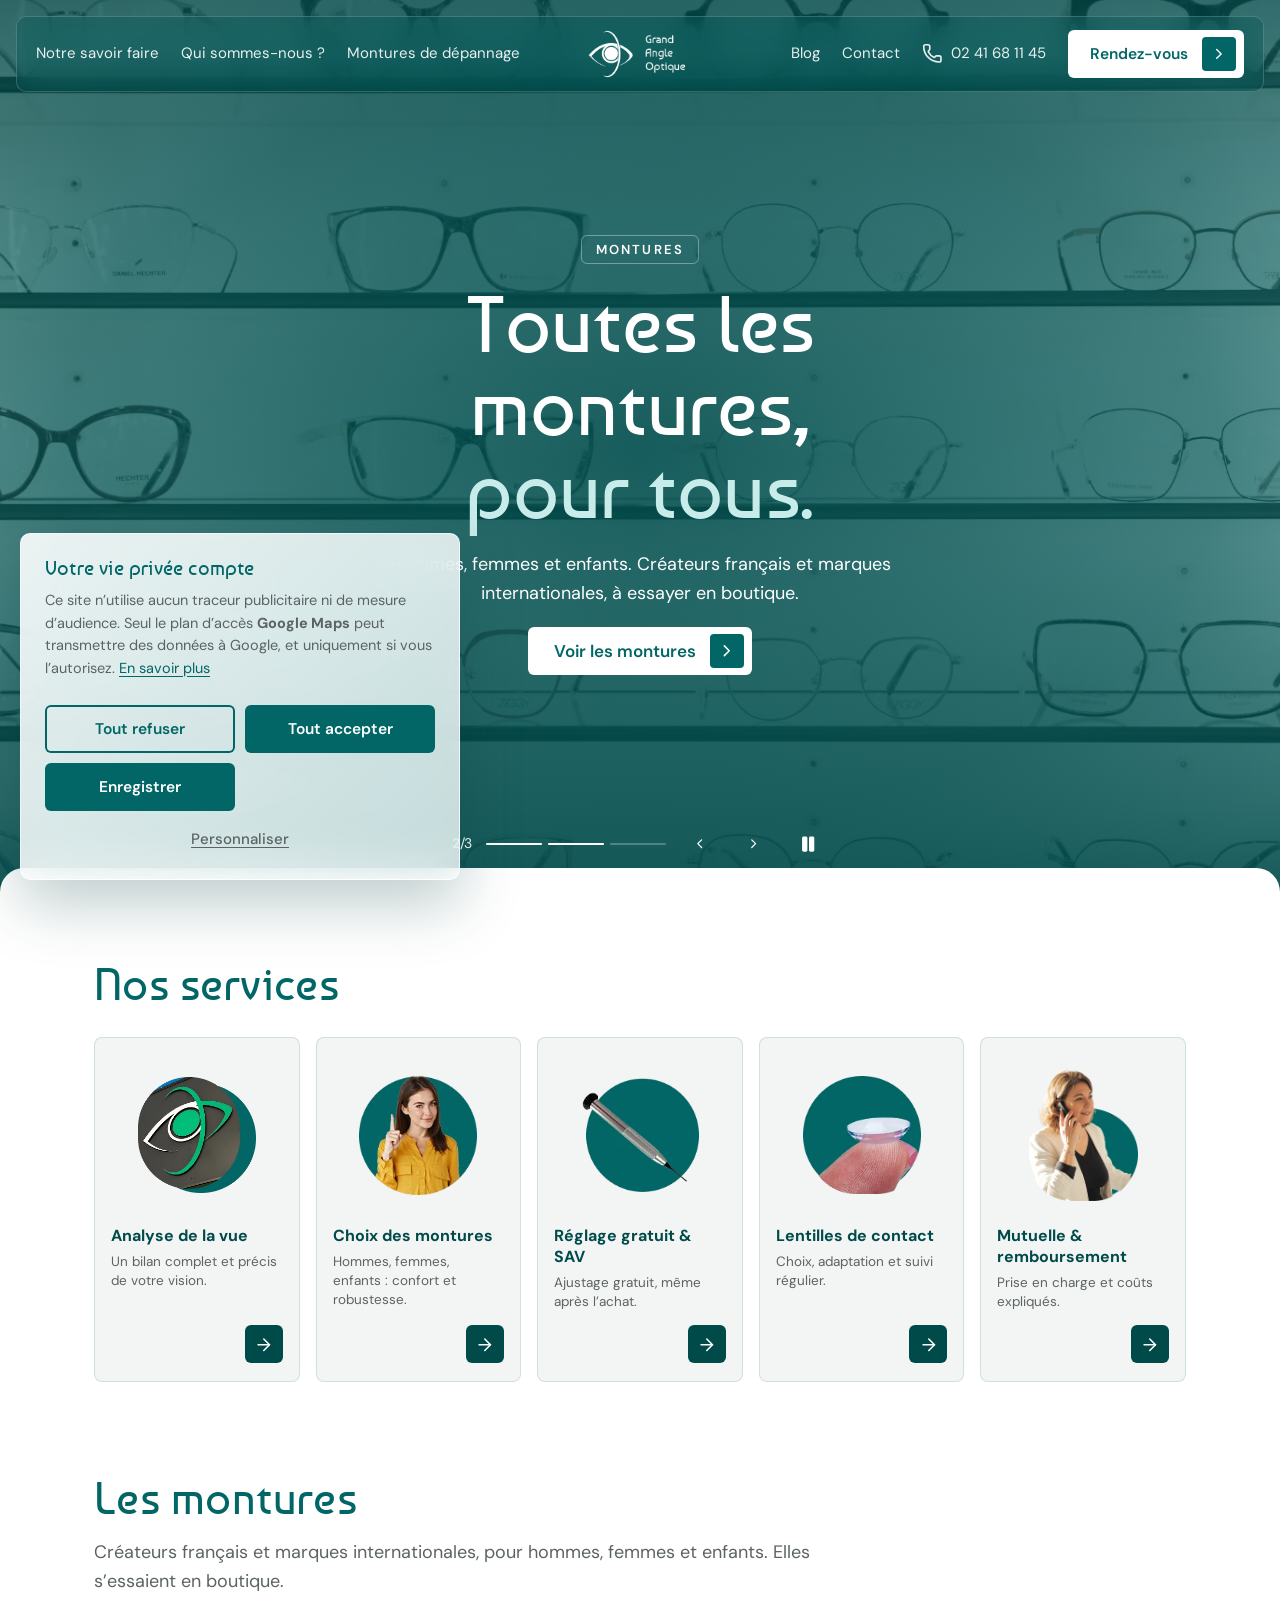
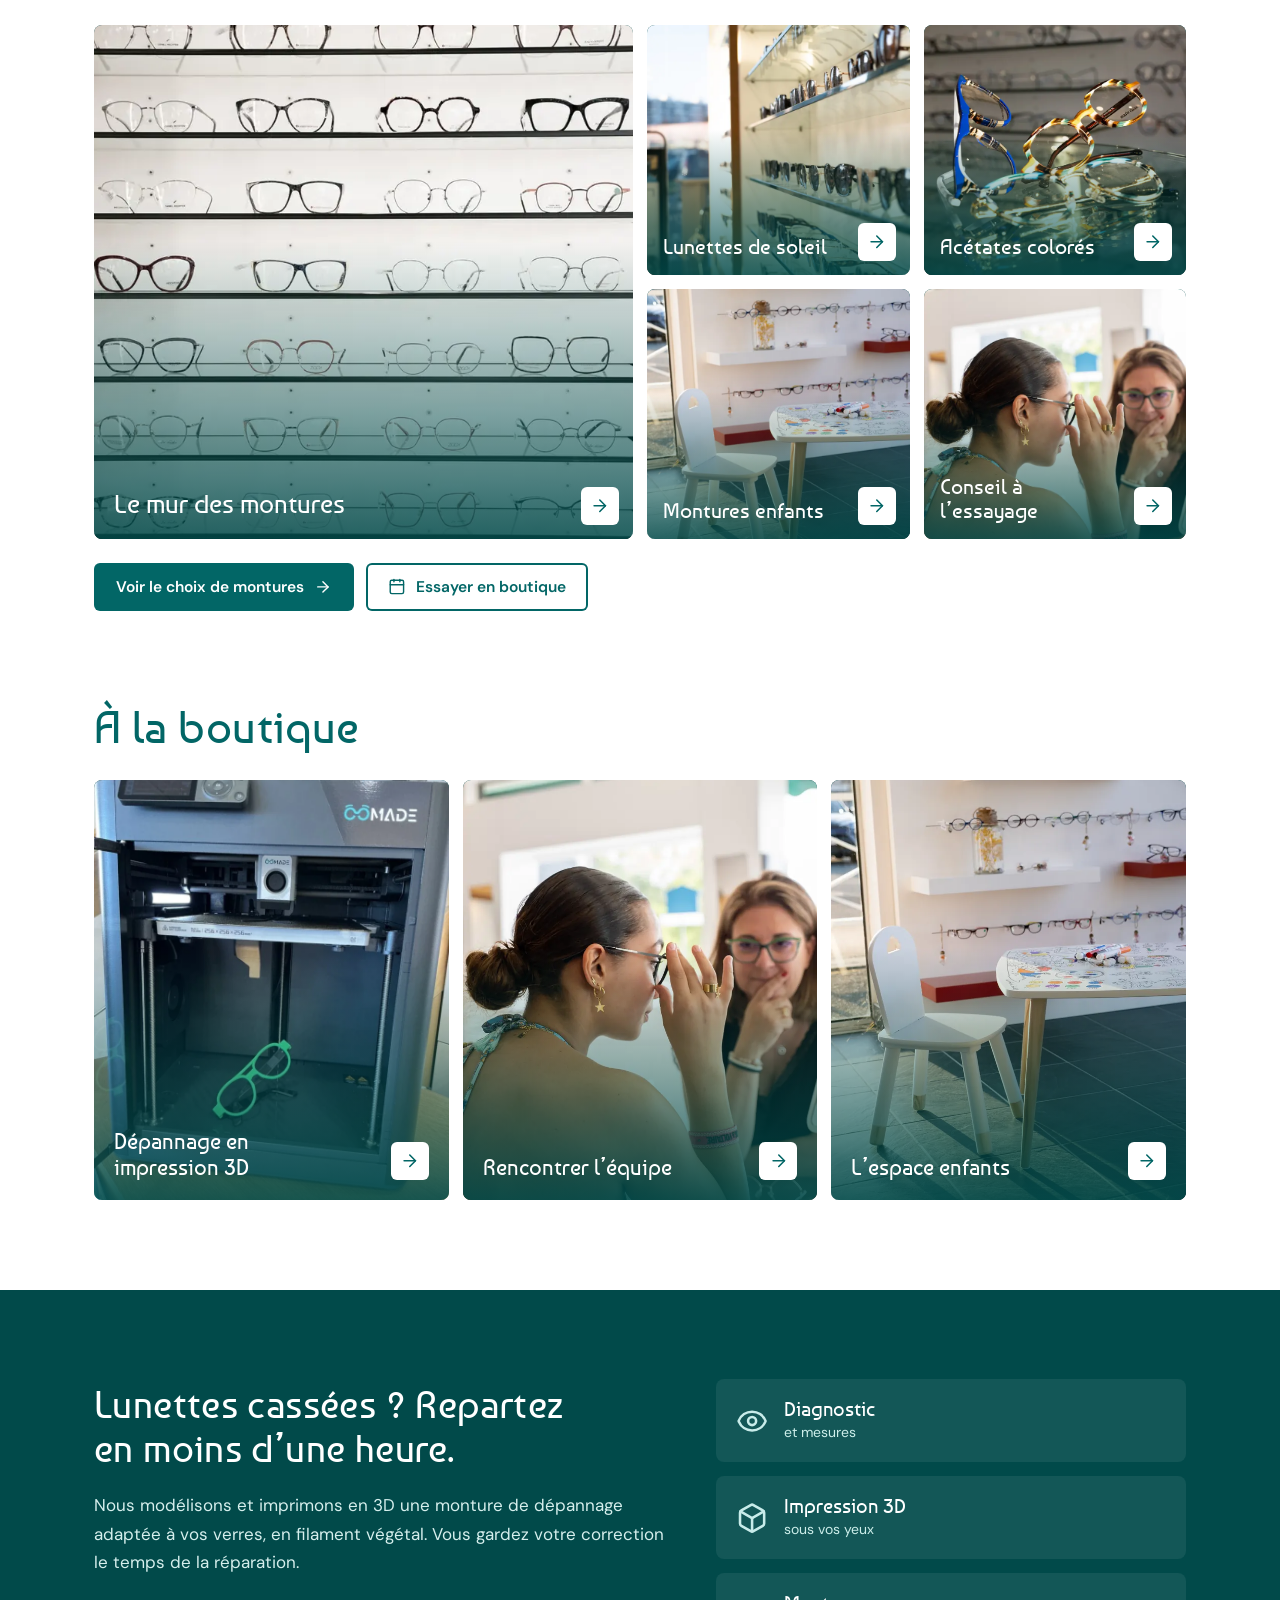
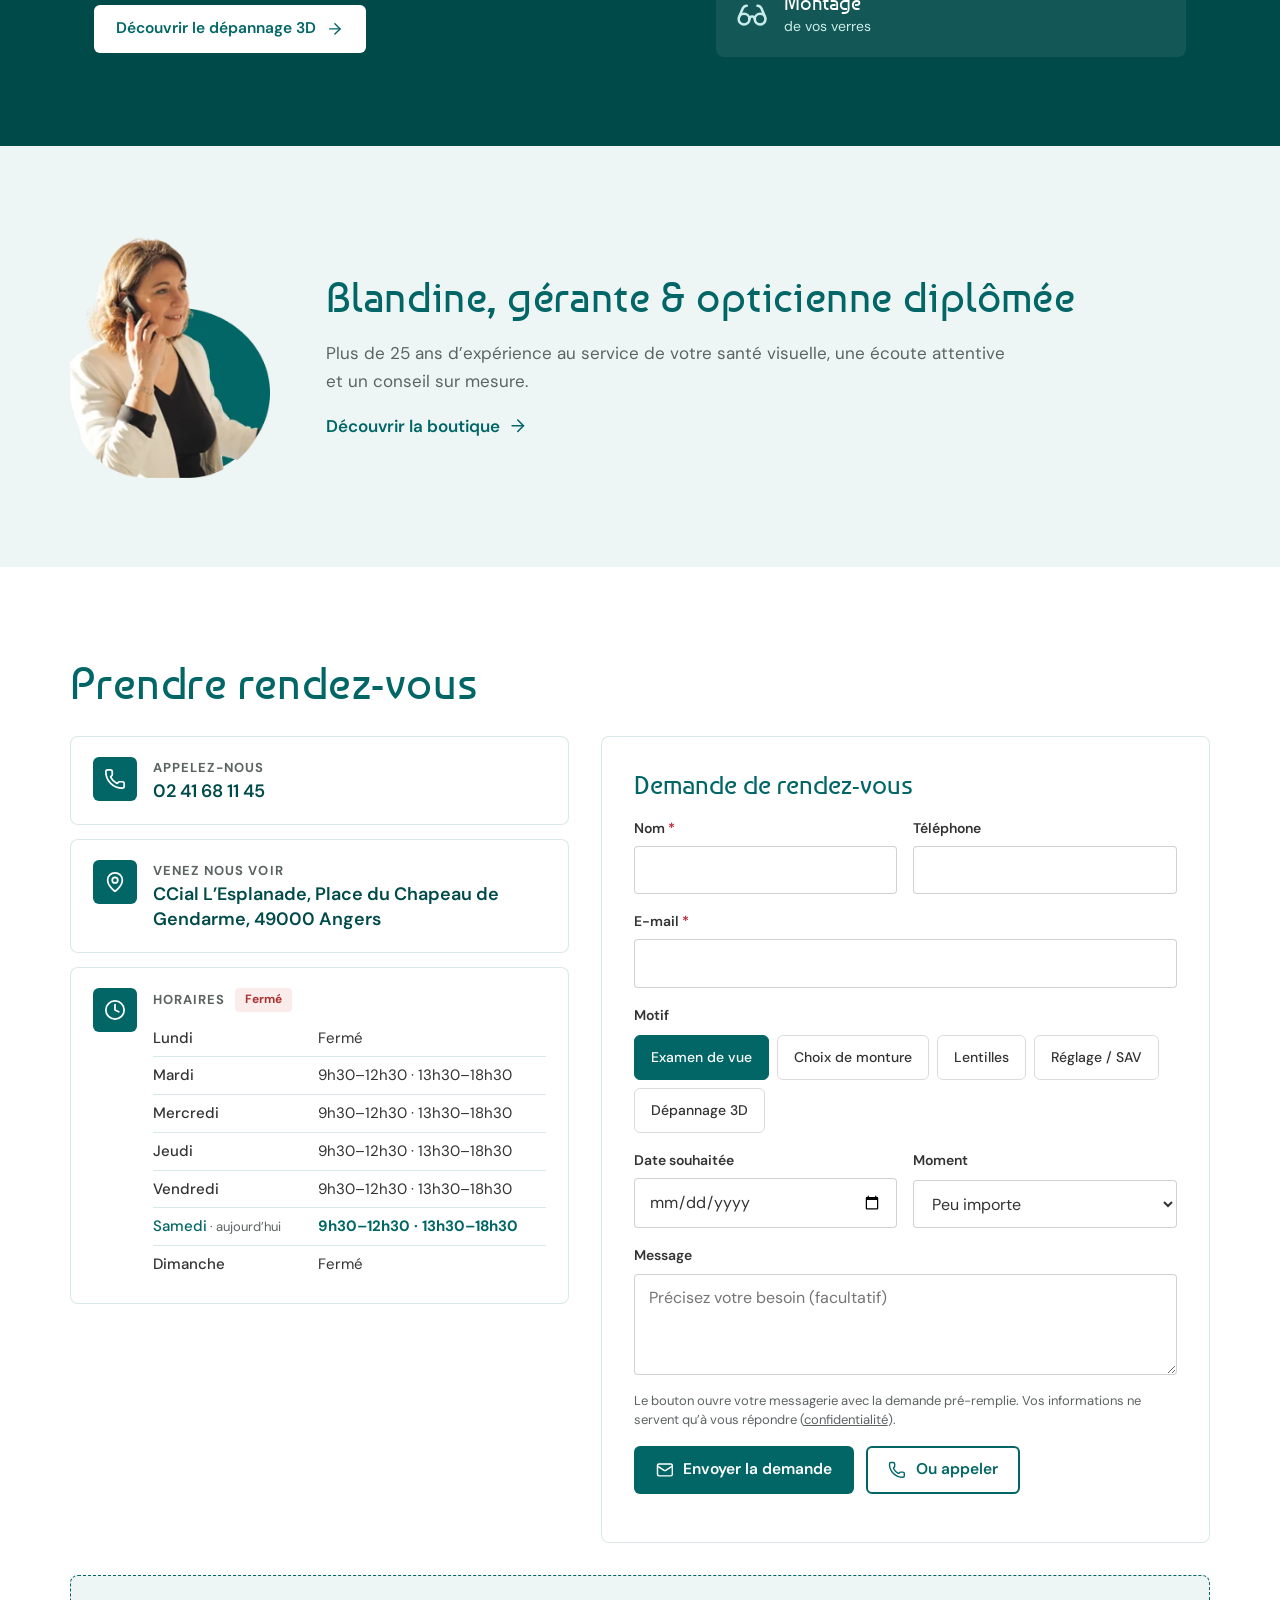
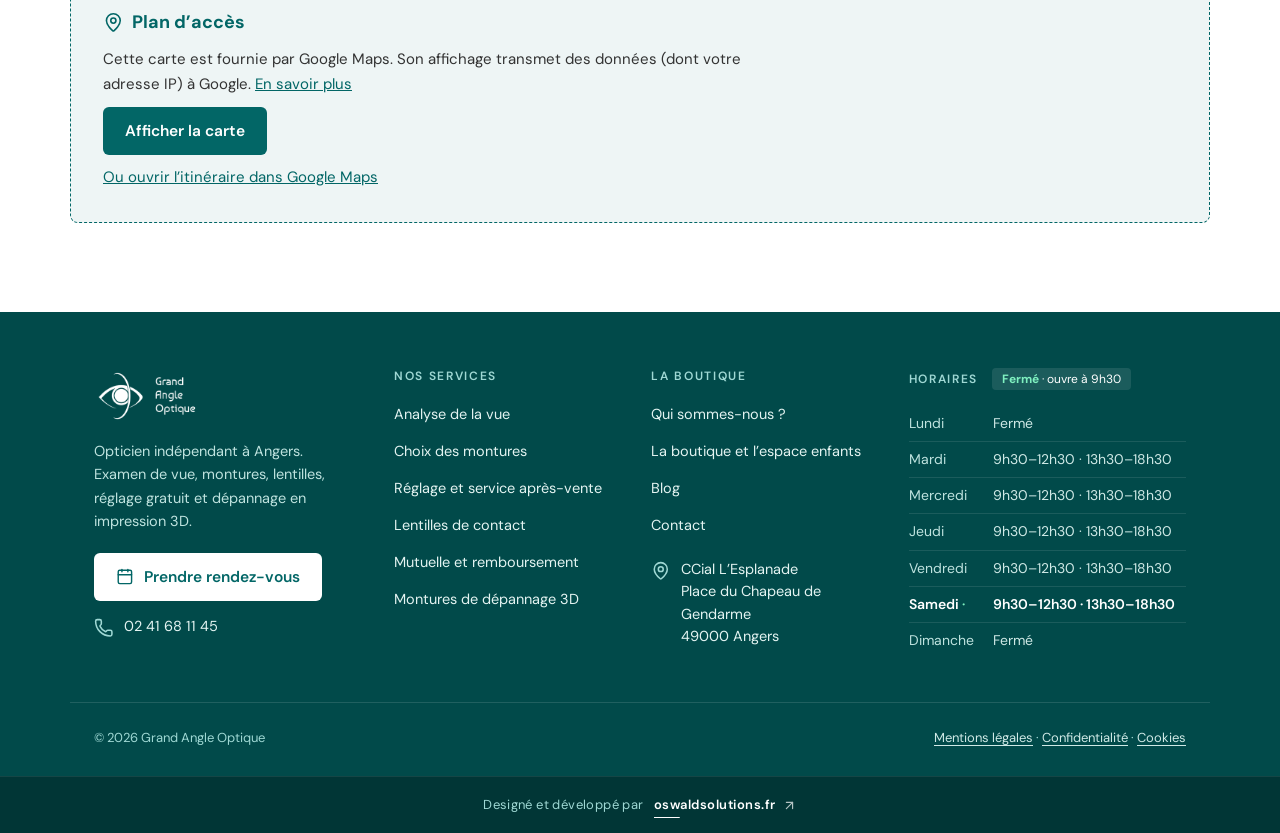
<file: index.html>
<!doctype html>
<html lang="fr">
<head>
<meta charset="utf-8">
<meta name="viewport" content="width=device-width, initial-scale=1">
<title>Grand Angle Optique – Opticien à Angers</title>
<meta name="robots" content="index,follow,max-image-preview:large">
<meta name="description" content="Grand Angle Optique, opticien à Angers (CCial L'Esplanade). Lunettes de vue, solaires, lentilles et conseil personnalisé.">
<link rel="canonical" href="https://grandangleoptique.fr/">
<meta name="theme-color" content="#026666">
<meta property="og:type" content="website"><meta property="og:locale" content="fr_FR"><meta property="og:site_name" content="Grand Angle Optique">
<meta property="og:title" content="Grand Angle Optique – Opticien à Angers"><meta property="og:description" content="Grand Angle Optique, opticien à Angers (CCial L'Esplanade). Lunettes de vue, solaires, lentilles et conseil personnalisé."><meta property="og:url" content="https://grandangleoptique.fr/"><meta property="og:image" content="https://grandangleoptique.fr/assets/logo.png">
<meta name="twitter:card" content="summary"><meta name="twitter:title" content="Grand Angle Optique – Opticien à Angers"><meta name="twitter:description" content="Grand Angle Optique, opticien à Angers (CCial L'Esplanade). Lunettes de vue, solaires, lentilles et conseil personnalisé.">
<link rel="icon" href="assets/logo.png">

<link rel="preload" href="assets/fonts/dmsans-latin.woff2" as="font" type="font/woff2" crossorigin>
<link rel="preload" href="assets/fonts/baumans-latin.woff2" as="font" type="font/woff2" crossorigin>
<link rel="preload" as="image" href="assets/img/photos/creations-1500.webp" type="image/webp" fetchpriority="high">
<link rel="stylesheet" href="style.css">
</head>
<body id="top">
<a class="skip" href="#contenu">Aller au contenu</a>
<header class="site-header">
  <nav id="nav" aria-label="Navigation principale">
    <div class="grp grp-l"><a href="index.html" aria-current="page" class="m-only">Accueil</a><a href="notre-savoir-faire.html">Notre savoir faire</a><a href="qui-sommes-nous.html">Qui sommes-nous&nbsp;?</a><a href="montures-de-depannage.html">Montures de dépannage</a></div>
    <div class="grp grp-r"><a href="blog.html">Blog</a><a href="contact.html">Contact</a><a class="nav-tel" href="tel:+33241681145" aria-label="Appeler le 02 41 68 11 45"><svg class="ic" viewBox="0 0 24 24" aria-hidden="true"><path d="M13.832 16.568a1 1 0 0 0 1.213-.303l.355-.465A2 2 0 0 1 17 15h3a2 2 0 0 1 2 2v3a2 2 0 0 1-2 2A18 18 0 0 1 2 4a2 2 0 0 1 2-2h3a2 2 0 0 1 2 2v3a2 2 0 0 1-.8 1.6l-.468.351a1 1 0 0 0-.292 1.233 14 14 0 0 0 6.392 6.384"/></svg><span>02 41 68 11 45</span></a><a href="index.html#rdv" class="pill">Rendez-vous<span class="pill-ic"><svg class="ic" viewBox="0 0 24 24" aria-hidden="true"><path d="m9 18 6-6-6-6"/></svg></span></a></div>
    <div class="nav-foot"><p>CCial L’Esplanade, Place du Chapeau de Gendarme<br>49000 Angers</p><p>Mar.–sam. 9h30–12h30 · 13h30–18h30 <b class="status-line" data-status></b></p></div>
  </nav>
  <a class="brand" href="index.html" aria-label="Grand Angle Optique – accueil"><img src="assets/logo.png" alt="Grand Angle Optique" width="150" height="75"></a>
  <button class="menu-btn" aria-label="Ouvrir le menu" aria-expanded="false" aria-controls="nav"><span></span><span></span></button>
</header>
<main id="contenu">
<section class="hero" aria-roledescription="carrousel" aria-label="Présentation">
  <div class="hero-bg" aria-hidden="true"><div class="hb-photos"><img class="hbp on" data-i="0" src="assets/img/photos/creations-1500.webp" alt="" width="1500" height="2000" style="object-position:50% 62%" fetchpriority="high" decoding="async"><img class="hbp" data-i="1" src="assets/img/photos/vitrine-montures-1500.webp" alt="" width="1500" height="2000" style="object-position:50% 40%" loading="lazy" decoding="async"><img class="hbp" data-i="2" src="assets/img/photos/solaires-1500.webp" alt="" width="1500" height="2000" style="object-position:50% 42%" loading="lazy" decoding="async"></div></div>
  <div class="hero-slides"><div class="slide active" data-i="0" aria-hidden="false">
      <p class="eyebrow-s">Opticien à Angers <span class="dot" data-status-dot></span></p>
      <h1>Voir grand,<br><em>voir juste.</em></h1>
      <p class="sub">Examen de vue, montures, lentilles et réglage gratuit. Du mardi au samedi, au centre commercial L’Esplanade.</p>
      <a class="pill big" href="#rdv">Prendre rendez-vous<span class="pill-ic"><svg class="ic" viewBox="0 0 24 24" aria-hidden="true"><path d="m9 18 6-6-6-6"/></svg></span></a></div><div class="slide" data-i="1" aria-hidden="true">
      <p class="eyebrow-s">Montures</p>
      <p class="h1">Toutes les montures,<br><em>pour tous.</em></p>
      <p class="sub">Hommes, femmes et enfants. Créateurs français et marques internationales, à essayer en boutique.</p>
      <a class="pill big" href="notre-savoir-faire.html#montures">Voir les montures<span class="pill-ic"><svg class="ic" viewBox="0 0 24 24" aria-hidden="true"><path d="m9 18 6-6-6-6"/></svg></span></a></div><div class="slide" data-i="2" aria-hidden="true">
      <p class="eyebrow-s">Solaires</p>
      <p class="h1">Lunettes<br><em>de soleil.</em></p>
      <p class="sub">Une sélection à essayer en boutique.</p>
      <a class="pill big" href="notre-savoir-faire.html#montures">Voir les solaires<span class="pill-ic"><svg class="ic" viewBox="0 0 24 24" aria-hidden="true"><path d="m9 18 6-6-6-6"/></svg></span></a></div></div>
  <div class="hero-ctrl"><span class="count"><b>1</b>/3</span><div class="seg" role="group" aria-label="Choisir la diapositive"><button type="button" class="seg-b" data-i="0" aria-label="Diapositive 1 sur 3"><i></i></button><button type="button" class="seg-b" data-i="1" aria-label="Diapositive 2 sur 3"><i></i></button><button type="button" class="seg-b" data-i="2" aria-label="Diapositive 3 sur 3"><i></i></button></div>
    <button type="button" class="prev" aria-label="Diapositive précédente"><svg class="ic" viewBox="0 0 24 24" aria-hidden="true"><path d="m15 18-6-6 6-6"/></svg></button><button type="button" class="next" aria-label="Diapositive suivante"><svg class="ic" viewBox="0 0 24 24" aria-hidden="true"><path d="m9 18 6-6-6-6"/></svg></button><button type="button" class="pp" aria-label="Mettre le diaporama en pause" aria-pressed="false"><svg class="ic ic-pause" viewBox="0 0 24 24" aria-hidden="true"><rect x="14" y="3" width="5" height="18" rx="1"/><rect x="5" y="3" width="5" height="18" rx="1"/></svg><svg class="ic ic-play" viewBox="0 0 24 24" aria-hidden="true"><path d="M6 3 20 12 6 21Z"/></svg></button></div>
</section>
<div class="sheet">
<section class="section" id="services"><div class="find-head"><h2>Nos services</h2></div>
  <div class="svc-grid"><a class="pcard" href="notre-savoir-faire.html#analyse"><span class="pimg"><img src="assets/img/enseigne.webp" alt="Enseigne Grand Angle Optique et son logo en forme d’œil" width="228" height="225" loading="lazy"></span>
      <span class="pmeta"><strong>Analyse de la vue</strong><small>Un bilan complet et précis de votre vision.</small></span><span class="pgo" aria-hidden="true"><svg class="ic" viewBox="0 0 24 24" aria-hidden="true"><path d="M5 12h14"/><path d="m12 5 7 7-7 7"/></svg></span></a><a class="pcard" href="notre-savoir-faire.html#montures"><span class="pimg"><img src="assets/img/conseil.webp" alt="Cliente souriante en plein choix de monture" width="154" height="156" loading="lazy"></span>
      <span class="pmeta"><strong>Choix des montures</strong><small>Hommes, femmes, enfants&nbsp;: confort et robustesse.</small></span><span class="pgo" aria-hidden="true"><svg class="ic" viewBox="0 0 24 24" aria-hidden="true"><path d="M5 12h14"/><path d="m12 5 7 7-7 7"/></svg></span></a><a class="pcard" href="notre-savoir-faire.html#reglage"><span class="pimg"><img src="assets/img/reglage.webp" alt="Tournevis de précision pour le réglage des lunettes" width="161" height="155" loading="lazy"></span>
      <span class="pmeta"><strong>Réglage gratuit & SAV</strong><small>Ajustage gratuit, même après l’achat.</small></span><span class="pgo" aria-hidden="true"><svg class="ic" viewBox="0 0 24 24" aria-hidden="true"><path d="M5 12h14"/><path d="m12 5 7 7-7 7"/></svg></span></a><a class="pcard" href="notre-savoir-faire.html#lentilles"><span class="pimg"><img src="assets/img/lentille.webp" alt="Lentille de contact posée sur le bout d’un doigt" width="154" height="154" loading="lazy"></span>
      <span class="pmeta"><strong>Lentilles de contact</strong><small>Choix, adaptation et suivi régulier.</small></span><span class="pgo" aria-hidden="true"><svg class="ic" viewBox="0 0 24 24" aria-hidden="true"><path d="M5 12h14"/><path d="m12 5 7 7-7 7"/></svg></span></a><a class="pcard" href="notre-savoir-faire.html#administratif"><span class="pimg"><img src="assets/img/telephone.webp" alt="Opticienne au téléphone avec une cliente" width="233" height="282" loading="lazy"></span>
      <span class="pmeta"><strong>Mutuelle & remboursement</strong><small>Prise en charge et coûts expliqués.</small></span><span class="pgo" aria-hidden="true"><svg class="ic" viewBox="0 0 24 24" aria-hidden="true"><path d="M5 12h14"/><path d="m12 5 7 7-7 7"/></svg></span></a></div>
</section>
<section class="section" id="montures"><div class="center-head"><h2>Les montures</h2><p>Créateurs français et marques internationales, pour hommes, femmes et enfants. Elles s’essaient en boutique.</p></div>
  <div class="mosaic"><a class="mt m-a" href="notre-savoir-faire.html#montures"><img src="assets/img/photos/vitrine-montures-700.webp" srcset="assets/img/photos/vitrine-montures-700.webp 700w, assets/img/photos/vitrine-montures-1200.webp 1200w" sizes="(max-width:700px) 92vw, 520px" alt="Mur de montures de créateurs exposées sur des étagères dans la boutique" width="700" height="933" loading="lazy" decoding="async" style="object-position:50% 38%"><span class="mt-title">Le mur des montures</span><span class="tgo" aria-hidden="true"><svg class="ic" viewBox="0 0 24 24" aria-hidden="true"><path d="M5 12h14"/><path d="m12 5 7 7-7 7"/></svg></span></a><a class="mt" href="notre-savoir-faire.html#montures"><img src="assets/img/photos/solaires-700.webp" srcset="assets/img/photos/solaires-700.webp 700w, assets/img/photos/solaires-1200.webp 1200w" sizes="(max-width:700px) 46vw, 280px" alt="Étagères en verre garnies de lunettes de soleil dans la boutique" width="700" height="933" loading="lazy" decoding="async" style="object-position:50% 45%"><span class="mt-title">Lunettes de soleil</span><span class="tgo" aria-hidden="true"><svg class="ic" viewBox="0 0 24 24" aria-hidden="true"><path d="M5 12h14"/><path d="m12 5 7 7-7 7"/></svg></span></a><a class="mt" href="notre-savoir-faire.html#montures"><img src="assets/img/photos/creations-700.webp" srcset="assets/img/photos/creations-700.webp 700w, assets/img/photos/creations-1200.webp 1200w" sizes="(max-width:700px) 46vw, 280px" alt="Montures colorées en acétate posées sur une table en verre" width="700" height="933" loading="lazy" decoding="async" style="object-position:50% 62%"><span class="mt-title">Acétates colorés</span><span class="tgo" aria-hidden="true"><svg class="ic" viewBox="0 0 24 24" aria-hidden="true"><path d="M5 12h14"/><path d="m12 5 7 7-7 7"/></svg></span></a><a class="mt" href="qui-sommes-nous.html#boutique"><img src="assets/img/photos/espace-enfants-700.webp" srcset="assets/img/photos/espace-enfants-700.webp 700w, assets/img/photos/espace-enfants-1200.webp 1200w" sizes="(max-width:700px) 46vw, 280px" alt="Espace enfants : petite chaise, table à colorier et montures pour enfants au mur" width="700" height="933" loading="lazy" decoding="async" style="object-position:50% 28%"><span class="mt-title">Montures enfants</span><span class="tgo" aria-hidden="true"><svg class="ic" viewBox="0 0 24 24" aria-hidden="true"><path d="M5 12h14"/><path d="m12 5 7 7-7 7"/></svg></span></a><a class="mt" href="index.html#rdv"><img src="assets/img/photos/essayage-700.webp" srcset="assets/img/photos/essayage-700.webp 700w, assets/img/photos/essayage-1200.webp 1200w" sizes="(max-width:700px) 46vw, 280px" alt="Une cliente essaie une monture pendant que l’opticienne la conseille" width="700" height="933" loading="lazy" decoding="async" style="object-position:55% 35%"><span class="mt-title">Conseil à l’essayage</span><span class="tgo" aria-hidden="true"><svg class="ic" viewBox="0 0 24 24" aria-hidden="true"><path d="M5 12h14"/><path d="m12 5 7 7-7 7"/></svg></span></a></div>
  <div class="mos-actions"><a class="btn" href="notre-savoir-faire.html#montures">Voir le choix de montures<svg class="ic" viewBox="0 0 24 24" aria-hidden="true"><path d="M5 12h14"/><path d="m12 5 7 7-7 7"/></svg></a><a class="btn ghost" href="index.html#rdv"><svg class="ic" viewBox="0 0 24 24" aria-hidden="true"><path d="M8 2v3"/><path d="M16 2v3"/><rect x="3" y="3" width="18" height="18" rx="2"/><path d="M3 9h18"/></svg>Essayer en boutique</a></div>
</section>
<section class="section"><div class="center-head"><h2>À la boutique</h2></div>
  <div class="tcards">
    <a class="tcard" href="montures-de-depannage.html"><img src="assets/img/photos/imprimante-768.webp" alt="Imprimante 3D de l’atelier avec une monture verte de dépannage en cours d’impression" width="768" height="1024" loading="lazy" decoding="async" style="object-position:50% 62%"><span class="ttitle">Dépannage en impression 3D</span><span class="tgo"><svg class="ic" viewBox="0 0 24 24" aria-hidden="true"><path d="M5 12h14"/><path d="m12 5 7 7-7 7"/></svg></span></a>
    <a class="tcard" href="qui-sommes-nous.html"><img src="assets/img/photos/essayage-700.webp" srcset="assets/img/photos/essayage-700.webp 700w, assets/img/photos/essayage-1200.webp 1200w" sizes="(max-width:700px) 90vw, 380px" alt="Une cliente essaie une monture pendant que l’opticienne la conseille" width="700" height="933" loading="lazy" decoding="async"><span class="ttitle">Rencontrer l’équipe</span><span class="tgo"><svg class="ic" viewBox="0 0 24 24" aria-hidden="true"><path d="M5 12h14"/><path d="m12 5 7 7-7 7"/></svg></span></a>
    <a class="tcard" href="qui-sommes-nous.html#boutique"><img src="assets/img/photos/espace-enfants-700.webp" srcset="assets/img/photos/espace-enfants-700.webp 700w, assets/img/photos/espace-enfants-1200.webp 1200w" sizes="(max-width:700px) 90vw, 380px" alt="Espace enfants : petite chaise, table à colorier et montures pour enfants au mur" width="700" height="933" loading="lazy" decoding="async"><span class="ttitle">L’espace enfants</span><span class="tgo"><svg class="ic" viewBox="0 0 24 24" aria-hidden="true"><path d="M5 12h14"/><path d="m12 5 7 7-7 7"/></svg></span></a>
  </div></section>
</div>
<section class="feature"><div class="wrap feature-grid">
  <div><h2>Lunettes cassées&nbsp;? Repartez en moins d’une heure.</h2>
    <p>Nous modélisons et imprimons en 3D une monture de dépannage adaptée à vos verres, en filament végétal. Vous gardez votre correction le temps de la réparation.</p>
    <a class="btn light" href="montures-de-depannage.html">Découvrir le dépannage 3D <svg class="ic" viewBox="0 0 24 24" aria-hidden="true"><path d="M5 12h14"/><path d="m12 5 7 7-7 7"/></svg></a></div>
  <ol class="mini-steps"><li><svg class="ic" viewBox="0 0 24 24" aria-hidden="true"><path d="M2.062 12.348a1 1 0 0 1 0-.696 10.75 10.75 0 0 1 19.876 0 1 1 0 0 1 0 .696 10.75 10.75 0 0 1-19.876 0"/><circle cx="12" cy="12" r="3"/></svg><b>Diagnostic</b><span>et mesures</span></li><li><svg class="ic" viewBox="0 0 24 24" aria-hidden="true"><path d="M21 8a2 2 0 0 0-1-1.73l-7-4a2 2 0 0 0-2 0l-7 4A2 2 0 0 0 3 8v8a2 2 0 0 0 1 1.73l7 4a2 2 0 0 0 2 0l7-4A2 2 0 0 0 21 16Z"/><path d="m3.3 7 8.7 5 8.7-5"/><path d="M12 22V12"/></svg><b>Impression 3D</b><span>sous vos yeux</span></li><li><svg class="ic" viewBox="0 0 24 24" aria-hidden="true"><circle cx="6" cy="15" r="4"/><circle cx="18" cy="15" r="4"/><path d="M14 15a2 2 0 0 0-2-2 2 2 0 0 0-2 2"/><path d="M2.5 13 5 7c.7-1.3 1.4-2 3-2"/><path d="M21.5 13 19 7c-.7-1.3-1.5-2-3-2"/></svg><b>Montage</b><span>de vos verres</span></li></ol>
</div></section>
  <section class="section alt"><div class="team-teaser">
  <div class="portrait"><img src="assets/img/telephone.webp" alt="Blandine, gérante et opticienne diplômée" width="233" height="282" loading="lazy"></div>
  <div><h2>Blandine, gérante &amp; opticienne diplômée</h2>
  <p>Plus de 25 ans d’expérience au service de votre santé visuelle, une écoute attentive et un conseil sur mesure.</p>
  <a class="link" href="qui-sommes-nous.html">Découvrir la boutique <svg class="ic" viewBox="0 0 24 24" aria-hidden="true"><path d="M5 12h14"/><path d="m12 5 7 7-7 7"/></svg></a></div></div></section>
<section id="rdv" class="section"><div class="sec-head"><h2>Prendre rendez-vous</h2></div><div class="contact">
      <div class="infos">
        <a class="info-card" href="tel:+33241681145"><svg class="ic" viewBox="0 0 24 24" aria-hidden="true"><path d="M13.832 16.568a1 1 0 0 0 1.213-.303l.355-.465A2 2 0 0 1 17 15h3a2 2 0 0 1 2 2v3a2 2 0 0 1-2 2A18 18 0 0 1 2 4a2 2 0 0 1 2-2h3a2 2 0 0 1 2 2v3a2 2 0 0 1-.8 1.6l-.468.351a1 1 0 0 0-.292 1.233 14 14 0 0 0 6.392 6.384"/></svg><span><small>Appelez-nous</small><strong>02 41 68 11 45</strong></span></a>
        <a class="info-card" href="https://www.google.com/maps/search/?api=1&amp;query=Grand+Angle+Optique+Angers" target="_blank" rel="noopener"><svg class="ic" viewBox="0 0 24 24" aria-hidden="true"><path d="M20 10c0 4.993-5.539 10.193-7.399 11.799a1 1 0 0 1-1.202 0C9.539 20.193 4 14.993 4 10a8 8 0 0 1 16 0"/><circle cx="12" cy="10" r="3"/></svg><span><small>Venez nous voir</small><strong>CCial L’Esplanade, Place du Chapeau de Gendarme, 49000 Angers</strong></span></a>
        <div class="info-card static"><svg class="ic" viewBox="0 0 24 24" aria-hidden="true"><circle cx="12" cy="12" r="10"/><path d="M12 6v6l4 2"/></svg><span><small>Horaires <b class="badge" data-status></b></small><table class="hours"><caption class="sr">Horaires d’ouverture</caption><tr data-day="1"><th scope="row">Lundi</th><td>Fermé</td></tr><tr data-day="2"><th scope="row">Mardi</th><td>9h30–12h30 · 13h30–18h30</td></tr><tr data-day="3"><th scope="row">Mercredi</th><td>9h30–12h30 · 13h30–18h30</td></tr><tr data-day="4"><th scope="row">Jeudi</th><td>9h30–12h30 · 13h30–18h30</td></tr><tr data-day="5"><th scope="row">Vendredi</th><td>9h30–12h30 · 13h30–18h30</td></tr><tr data-day="6"><th scope="row">Samedi</th><td>9h30–12h30 · 13h30–18h30</td></tr><tr data-day="0"><th scope="row">Dimanche</th><td>Fermé</td></tr></table></span></div>
      </div>
      <form class="rdv-form" action="mailto:contact@grandangleoptique.fr" method="post" enctype="text/plain" novalidate>
        <h3>Demande de rendez-vous</h3>
        <div class="row2">
          <label><span>Nom <span class="req" aria-hidden="true">*</span></span><input name="nom" autocomplete="name" required></label>
          <label>Téléphone <input type="tel" name="telephone" autocomplete="tel" inputmode="tel"></label>
        </div>
        <label><span>E-mail <span class="req" aria-hidden="true">*</span></span><input type="email" name="email" autocomplete="email" required></label>
        <fieldset class="chips"><legend>Motif</legend>
          <label><input type="radio" name="motif" value="Examen de vue" checked><span>Examen de vue</span></label>
          <label><input type="radio" name="motif" value="Choix de monture"><span>Choix de monture</span></label>
          <label><input type="radio" name="motif" value="Lentilles"><span>Lentilles</span></label>
          <label><input type="radio" name="motif" value="Réglage / SAV"><span>Réglage / SAV</span></label>
          <label><input type="radio" name="motif" value="Dépannage 3D"><span>Dépannage 3D</span></label>
        </fieldset>
        <div class="row2">
          <label>Date souhaitée <input type="date" name="date"></label>
          <label>Moment <select name="moment"><option>Peu importe</option><option>Matin (9h30–12h30)</option><option>Après-midi (13h30–18h30)</option></select></label>
        </div>
        <label>Message <textarea name="message" rows="3" placeholder="Précisez votre besoin (facultatif)"></textarea></label>
        <p class="note">Le bouton ouvre votre messagerie avec la demande pré-remplie. Vos informations ne servent qu’à vous répondre (<a href="politique-de-confidentialite.html">confidentialité</a>).</p>
        <div class="form-actions"><button class="btn" type="submit"><svg class="ic" viewBox="0 0 24 24" aria-hidden="true"><path d="m22 7-8.991 5.727a2 2 0 0 1-2.009 0L2 7"/><rect x="2" y="4" width="20" height="16" rx="2"/></svg>Envoyer la demande</button><a class="btn ghost" href="tel:+33241681145"><svg class="ic" viewBox="0 0 24 24" aria-hidden="true"><path d="M13.832 16.568a1 1 0 0 0 1.213-.303l.355-.465A2 2 0 0 1 17 15h3a2 2 0 0 1 2 2v3a2 2 0 0 1-2 2A18 18 0 0 1 2 4a2 2 0 0 1 2-2h3a2 2 0 0 1 2 2v3a2 2 0 0 1-.8 1.6l-.468.351a1 1 0 0 0-.292 1.233 14 14 0 0 0 6.392 6.384"/></svg>Ou appeler</a></div>
        <p class="form-msg" role="status" aria-live="polite"></p>
      </form>
    </div>
    <div class="map map-consent" data-src="https://www.google.com/maps?q=Grand+Angle+Optique,+Place+du+Chapeau+de+Gendarme,+49000+Angers&amp;output=embed">
      <p class="map-title"><svg class="ic" viewBox="0 0 24 24" aria-hidden="true"><path d="M20 10c0 4.993-5.539 10.193-7.399 11.799a1 1 0 0 1-1.202 0C9.539 20.193 4 14.993 4 10a8 8 0 0 1 16 0"/><circle cx="12" cy="10" r="3"/></svg><strong>Plan d’accès</strong></p>
      <p>Cette carte est fournie par Google Maps. Son affichage transmet des données (dont votre adresse IP) à Google. <a href="politique-de-confidentialite.html">En savoir plus</a></p>
      <button class="btn" type="button">Afficher la carte</button>
      <p><a href="https://www.google.com/maps/search/?api=1&amp;query=Grand+Angle+Optique+Angers" target="_blank" rel="noopener">Ou ouvrir l’itinéraire dans Google Maps</a></p>
    </div></section>
<script type="application/ld+json">
{"@context":"https://schema.org","@type":"Optician","name":"Grand Angle Optique","url":"https://grandangleoptique.fr/","telephone":"+33241681145",
"address":{"@type":"PostalAddress","streetAddress":"CCial L'Esplanade, Place du Chapeau de Gendarme","postalCode":"49000","addressLocality":"Angers","addressCountry":"FR"},
"openingHoursSpecification":[{"@type":"OpeningHoursSpecification","dayOfWeek":["Tuesday","Wednesday","Thursday","Friday","Saturday"],"opens":"09:30","closes":"12:30"},{"@type":"OpeningHoursSpecification","dayOfWeek":["Tuesday","Wednesday","Thursday","Friday","Saturday"],"opens":"13:30","closes":"18:30"}]}
</script>
</main>
<footer class="site-footer ft">
  <div class="wrap ft-grid">
    <div class="ft-col ft-brand">
      <a href="index.html" aria-label="Grand Angle Optique – accueil"><img src="assets/logo.png" alt="Grand Angle Optique" width="150" height="75" loading="lazy"></a>
      <p>Opticien indépendant à Angers. Examen de vue, montures, lentilles, réglage gratuit et dépannage en impression 3D.</p>
      <div class="ft-actions"><a class="btn light" href="index.html#rdv"><svg class="ic" viewBox="0 0 24 24" aria-hidden="true"><path d="M8 2v3"/><path d="M16 2v3"/><rect x="3" y="3" width="18" height="18" rx="2"/><path d="M3 9h18"/></svg>Prendre rendez-vous</a><a class="ft-link" href="tel:+33241681145"><svg class="ic" viewBox="0 0 24 24" aria-hidden="true"><path d="M13.832 16.568a1 1 0 0 0 1.213-.303l.355-.465A2 2 0 0 1 17 15h3a2 2 0 0 1 2 2v3a2 2 0 0 1-2 2A18 18 0 0 1 2 4a2 2 0 0 1 2-2h3a2 2 0 0 1 2 2v3a2 2 0 0 1-.8 1.6l-.468.351a1 1 0 0 0-.292 1.233 14 14 0 0 0 6.392 6.384"/></svg>02 41 68 11 45</a></div>
    </div>
    <nav class="ft-col" aria-label="Nos services"><h2>Nos services</h2><ul><li><a href="notre-savoir-faire.html#analyse">Analyse de la vue</a></li><li><a href="notre-savoir-faire.html#montures">Choix des montures</a></li><li><a href="notre-savoir-faire.html#reglage">Réglage et service après-vente</a></li><li><a href="notre-savoir-faire.html#lentilles">Lentilles de contact</a></li><li><a href="notre-savoir-faire.html#administratif">Mutuelle et remboursement</a></li><li><a href="montures-de-depannage.html">Montures de dépannage 3D</a></li></ul></nav>
    <div class="ft-col"><h2>La boutique</h2>
      <ul><li><a href="qui-sommes-nous.html">Qui sommes-nous&nbsp;?</a></li><li><a href="qui-sommes-nous.html#boutique">La boutique et l’espace enfants</a></li><li><a href="blog.html">Blog</a></li><li><a href="contact.html">Contact</a></li></ul>
      <address><a class="ft-link" href="https://www.google.com/maps/search/?api=1&amp;query=Grand+Angle+Optique+Angers" target="_blank" rel="noopener"><svg class="ic" viewBox="0 0 24 24" aria-hidden="true"><path d="M20 10c0 4.993-5.539 10.193-7.399 11.799a1 1 0 0 1-1.202 0C9.539 20.193 4 14.993 4 10a8 8 0 0 1 16 0"/><circle cx="12" cy="10" r="3"/></svg><span>CCial L’Esplanade<br>Place du Chapeau de Gendarme<br>49000 Angers</span></a></address>
    </div>
    <div class="ft-col"><h2>Horaires <b class="status-line" data-status></b></h2>
      <table class="ft-hours"><caption class="sr">Horaires d’ouverture</caption><tbody><tr data-day="1"><th scope="row">Lundi</th><td>Fermé</td></tr><tr data-day="2"><th scope="row">Mardi</th><td>9h30–12h30 · 13h30–18h30</td></tr><tr data-day="3"><th scope="row">Mercredi</th><td>9h30–12h30 · 13h30–18h30</td></tr><tr data-day="4"><th scope="row">Jeudi</th><td>9h30–12h30 · 13h30–18h30</td></tr><tr data-day="5"><th scope="row">Vendredi</th><td>9h30–12h30 · 13h30–18h30</td></tr><tr data-day="6"><th scope="row">Samedi</th><td>9h30–12h30 · 13h30–18h30</td></tr><tr data-day="0"><th scope="row">Dimanche</th><td>Fermé</td></tr></tbody></table>
    </div>
  </div>
  <div class="wrap ft-bottom">
    <p>© <span id="y"></span> Grand Angle Optique</p>
    <p><a href="mentions-legales.html">Mentions légales</a><span aria-hidden="true"> · </span><a href="politique-de-confidentialite.html">Confidentialité</a><span aria-hidden="true"> · </span><button type="button" class="linkbtn" data-cookie-open>Cookies</button></p>
  </div>
<div class="credit"><p><span>Designé et développé par</span> <a href="https://oswaldsolutions.fr" target="_blank" rel="noopener" aria-label="oswaldsolutions.fr (nouvel onglet)">oswaldsolutions.fr<svg class="ic" viewBox="0 0 24 24" aria-hidden="true"><path d="M7 7h10v10"/><path d="M7 17 17 7"/></svg></a></p></div>
</footer>
<nav class="quickbar" aria-label="Actions rapides">
  <a href="tel:+33241681145"><svg class="ic" viewBox="0 0 24 24" aria-hidden="true"><path d="M13.832 16.568a1 1 0 0 0 1.213-.303l.355-.465A2 2 0 0 1 17 15h3a2 2 0 0 1 2 2v3a2 2 0 0 1-2 2A18 18 0 0 1 2 4a2 2 0 0 1 2-2h3a2 2 0 0 1 2 2v3a2 2 0 0 1-.8 1.6l-.468.351a1 1 0 0 0-.292 1.233 14 14 0 0 0 6.392 6.384"/></svg><span>Appeler</span></a>
  <a href="https://www.google.com/maps/search/?api=1&amp;query=Grand+Angle+Optique+Angers" target="_blank" rel="noopener"><svg class="ic" viewBox="0 0 24 24" aria-hidden="true"><path d="M20 10c0 4.993-5.539 10.193-7.399 11.799a1 1 0 0 1-1.202 0C9.539 20.193 4 14.993 4 10a8 8 0 0 1 16 0"/><circle cx="12" cy="10" r="3"/></svg><span>Itinéraire</span></a>
  <a href="index.html#rdv" class="primary"><svg class="ic" viewBox="0 0 24 24" aria-hidden="true"><path d="M8 2v3"/><path d="M16 2v3"/><rect x="3" y="3" width="18" height="18" rx="2"/><path d="M3 9h18"/></svg><span>Rendez-vous</span></a>
</nav>
<button class="totop" type="button" aria-label="Revenir en haut"><svg class="ic" viewBox="0 0 24 24" aria-hidden="true"><path d="m5 12 7-7 7 7"/><path d="M12 19V5"/></svg></button>
<script src="script.js"></script>
</body>
</html>
</file>
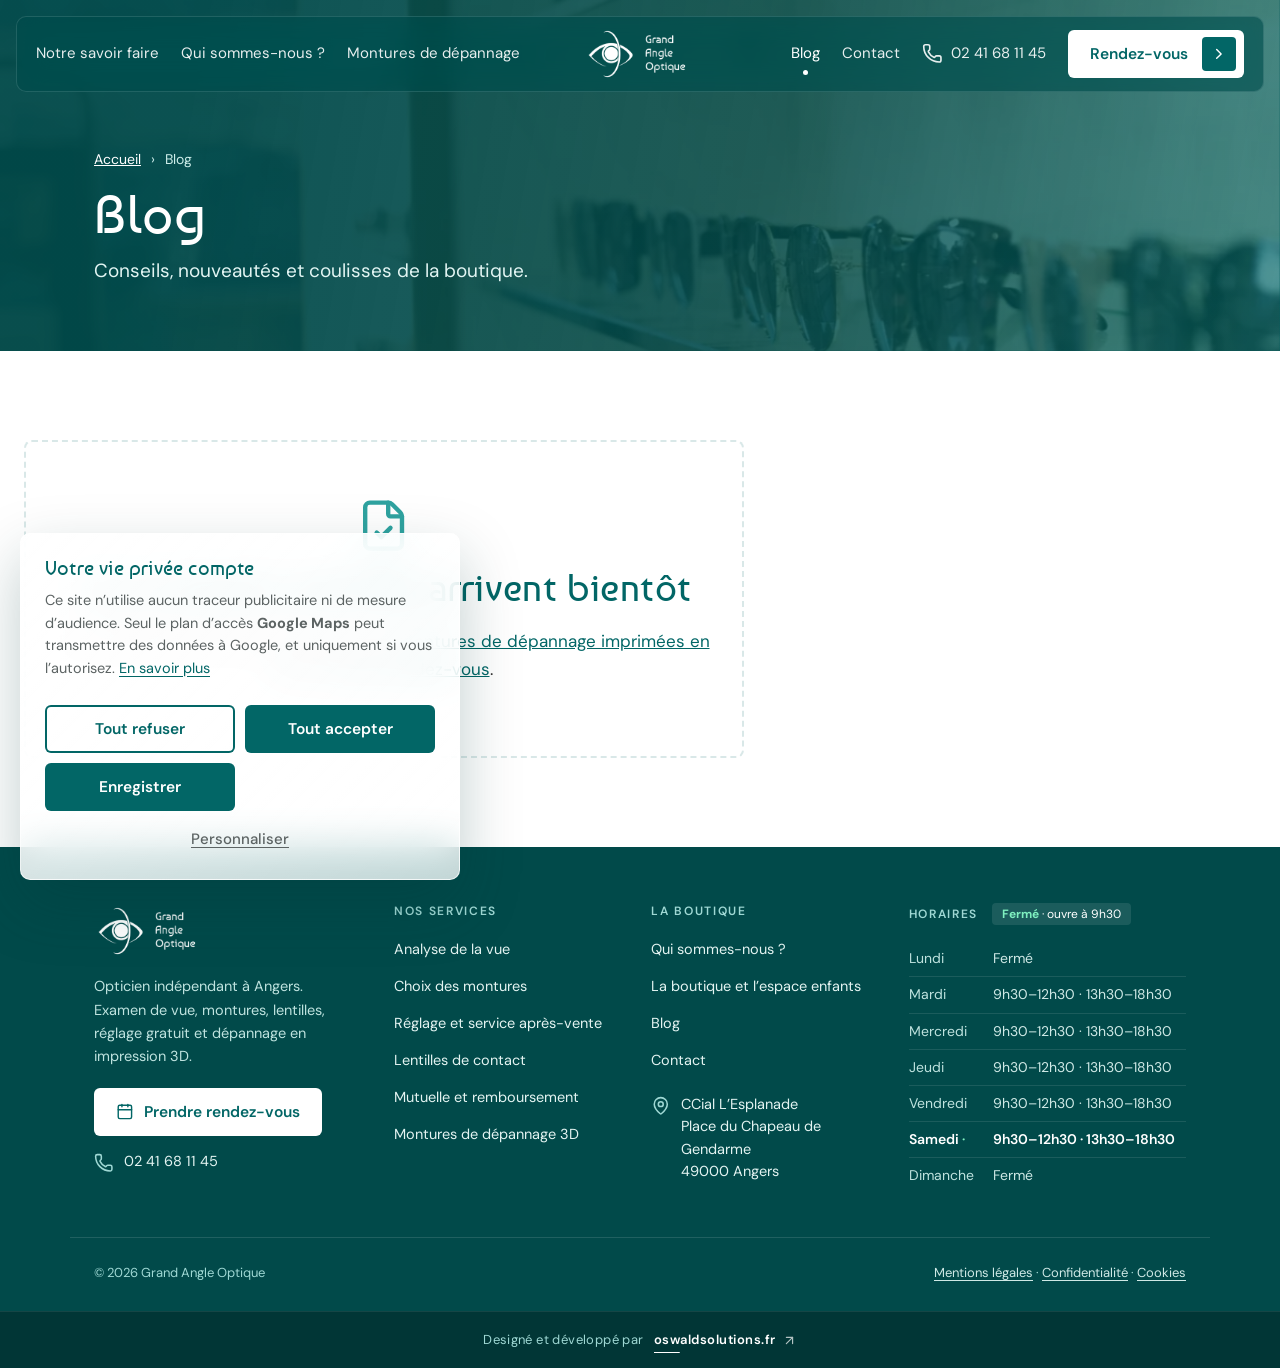
<file: blog.html>
<!doctype html>
<html lang="fr">
<head>
<meta charset="utf-8">
<meta name="viewport" content="width=device-width, initial-scale=1">
<title>Blog – Grand Angle Optique</title>
<meta name="robots" content="index,follow,max-image-preview:large">
<meta name="description" content="Conseils et actualités de Grand Angle Optique.">
<link rel="canonical" href="https://grandangleoptique.fr/blog.html">
<meta name="theme-color" content="#026666">
<meta property="og:type" content="website"><meta property="og:locale" content="fr_FR"><meta property="og:site_name" content="Grand Angle Optique">
<meta property="og:title" content="Blog – Grand Angle Optique"><meta property="og:description" content="Conseils et actualités de Grand Angle Optique."><meta property="og:url" content="https://grandangleoptique.fr/blog.html"><meta property="og:image" content="https://grandangleoptique.fr/assets/logo.png">
<meta name="twitter:card" content="summary"><meta name="twitter:title" content="Blog – Grand Angle Optique"><meta name="twitter:description" content="Conseils et actualités de Grand Angle Optique.">
<link rel="icon" href="assets/logo.png">

<link rel="preload" href="assets/fonts/dmsans-latin.woff2" as="font" type="font/woff2" crossorigin>
<link rel="preload" href="assets/fonts/baumans-latin.woff2" as="font" type="font/woff2" crossorigin>
<link rel="stylesheet" href="style.css">
</head>
<body id="top">
<a class="skip" href="#contenu">Aller au contenu</a>
<header class="site-header">
  <nav id="nav" aria-label="Navigation principale">
    <div class="grp grp-l"><a href="index.html" class="m-only">Accueil</a><a href="notre-savoir-faire.html">Notre savoir faire</a><a href="qui-sommes-nous.html">Qui sommes-nous&nbsp;?</a><a href="montures-de-depannage.html">Montures de dépannage</a></div>
    <div class="grp grp-r"><a href="blog.html" aria-current="page">Blog</a><a href="contact.html">Contact</a><a class="nav-tel" href="tel:+33241681145" aria-label="Appeler le 02 41 68 11 45"><svg class="ic" viewBox="0 0 24 24" aria-hidden="true"><path d="M13.832 16.568a1 1 0 0 0 1.213-.303l.355-.465A2 2 0 0 1 17 15h3a2 2 0 0 1 2 2v3a2 2 0 0 1-2 2A18 18 0 0 1 2 4a2 2 0 0 1 2-2h3a2 2 0 0 1 2 2v3a2 2 0 0 1-.8 1.6l-.468.351a1 1 0 0 0-.292 1.233 14 14 0 0 0 6.392 6.384"/></svg><span>02 41 68 11 45</span></a><a href="index.html#rdv" class="pill">Rendez-vous<span class="pill-ic"><svg class="ic" viewBox="0 0 24 24" aria-hidden="true"><path d="m9 18 6-6-6-6"/></svg></span></a></div>
    <div class="nav-foot"><p>CCial L’Esplanade, Place du Chapeau de Gendarme<br>49000 Angers</p><p>Mar.–sam. 9h30–12h30 · 13h30–18h30 <b class="status-line" data-status></b></p></div>
  </nav>
  <a class="brand" href="index.html" aria-label="Grand Angle Optique – accueil"><img src="assets/logo.png" alt="Grand Angle Optique" width="150" height="75"></a>
  <button class="menu-btn" aria-label="Ouvrir le menu" aria-expanded="false" aria-controls="nav"><span></span><span></span></button>
</header>
<main id="contenu">
<section class="page-hero has-photo"><img class="ph-bg" src="assets/img/photos/solaires-1200.webp" alt="" width="1200" height="1599" decoding="async"><div class="wrap"><div class="ph-panel">
  <nav class="crumbs" aria-label="Fil d’Ariane"><a href="index.html">Accueil</a><span aria-hidden="true">›</span><span aria-current="page">Blog</span></nav>
  <h1>Blog</h1><p>Conseils, nouveautés et coulisses de la boutique.</p></div></div></section>
<section class="section"><div class="empty"><svg class="ic" viewBox="0 0 24 24" aria-hidden="true"><path d="M6 22a2 2 0 0 1-2-2V4a2 2 0 0 1 2-2h8a2.4 2.4 0 0 1 1.704.706l3.588 3.588A2.4 2.4 0 0 1 20 8v12a2 2 0 0 1-2 2z"/><path d="M14 2v5a1 1 0 0 0 1 1h5"/><path d="m9 15 2 2 4-4"/></svg><h2>Les premiers articles arrivent bientôt</h2>
  <p>En attendant, découvrez notre service de <a href="montures-de-depannage.html">montures de dépannage imprimées en 3D</a> ou <a href="index.html#rdv">prenez rendez-vous</a>.</p></div></section>
</main>
<footer class="site-footer ft">
  <div class="wrap ft-grid">
    <div class="ft-col ft-brand">
      <a href="index.html" aria-label="Grand Angle Optique – accueil"><img src="assets/logo.png" alt="Grand Angle Optique" width="150" height="75" loading="lazy"></a>
      <p>Opticien indépendant à Angers. Examen de vue, montures, lentilles, réglage gratuit et dépannage en impression 3D.</p>
      <div class="ft-actions"><a class="btn light" href="index.html#rdv"><svg class="ic" viewBox="0 0 24 24" aria-hidden="true"><path d="M8 2v3"/><path d="M16 2v3"/><rect x="3" y="3" width="18" height="18" rx="2"/><path d="M3 9h18"/></svg>Prendre rendez-vous</a><a class="ft-link" href="tel:+33241681145"><svg class="ic" viewBox="0 0 24 24" aria-hidden="true"><path d="M13.832 16.568a1 1 0 0 0 1.213-.303l.355-.465A2 2 0 0 1 17 15h3a2 2 0 0 1 2 2v3a2 2 0 0 1-2 2A18 18 0 0 1 2 4a2 2 0 0 1 2-2h3a2 2 0 0 1 2 2v3a2 2 0 0 1-.8 1.6l-.468.351a1 1 0 0 0-.292 1.233 14 14 0 0 0 6.392 6.384"/></svg>02 41 68 11 45</a></div>
    </div>
    <nav class="ft-col" aria-label="Nos services"><h2>Nos services</h2><ul><li><a href="notre-savoir-faire.html#analyse">Analyse de la vue</a></li><li><a href="notre-savoir-faire.html#montures">Choix des montures</a></li><li><a href="notre-savoir-faire.html#reglage">Réglage et service après-vente</a></li><li><a href="notre-savoir-faire.html#lentilles">Lentilles de contact</a></li><li><a href="notre-savoir-faire.html#administratif">Mutuelle et remboursement</a></li><li><a href="montures-de-depannage.html">Montures de dépannage 3D</a></li></ul></nav>
    <div class="ft-col"><h2>La boutique</h2>
      <ul><li><a href="qui-sommes-nous.html">Qui sommes-nous&nbsp;?</a></li><li><a href="qui-sommes-nous.html#boutique">La boutique et l’espace enfants</a></li><li><a href="blog.html">Blog</a></li><li><a href="contact.html">Contact</a></li></ul>
      <address><a class="ft-link" href="https://www.google.com/maps/search/?api=1&amp;query=Grand+Angle+Optique+Angers" target="_blank" rel="noopener"><svg class="ic" viewBox="0 0 24 24" aria-hidden="true"><path d="M20 10c0 4.993-5.539 10.193-7.399 11.799a1 1 0 0 1-1.202 0C9.539 20.193 4 14.993 4 10a8 8 0 0 1 16 0"/><circle cx="12" cy="10" r="3"/></svg><span>CCial L’Esplanade<br>Place du Chapeau de Gendarme<br>49000 Angers</span></a></address>
    </div>
    <div class="ft-col"><h2>Horaires <b class="status-line" data-status></b></h2>
      <table class="ft-hours"><caption class="sr">Horaires d’ouverture</caption><tbody><tr data-day="1"><th scope="row">Lundi</th><td>Fermé</td></tr><tr data-day="2"><th scope="row">Mardi</th><td>9h30–12h30 · 13h30–18h30</td></tr><tr data-day="3"><th scope="row">Mercredi</th><td>9h30–12h30 · 13h30–18h30</td></tr><tr data-day="4"><th scope="row">Jeudi</th><td>9h30–12h30 · 13h30–18h30</td></tr><tr data-day="5"><th scope="row">Vendredi</th><td>9h30–12h30 · 13h30–18h30</td></tr><tr data-day="6"><th scope="row">Samedi</th><td>9h30–12h30 · 13h30–18h30</td></tr><tr data-day="0"><th scope="row">Dimanche</th><td>Fermé</td></tr></tbody></table>
    </div>
  </div>
  <div class="wrap ft-bottom">
    <p>© <span id="y"></span> Grand Angle Optique</p>
    <p><a href="mentions-legales.html">Mentions légales</a><span aria-hidden="true"> · </span><a href="politique-de-confidentialite.html">Confidentialité</a><span aria-hidden="true"> · </span><button type="button" class="linkbtn" data-cookie-open>Cookies</button></p>
  </div>
<div class="credit"><p><span>Designé et développé par</span> <a href="https://oswaldsolutions.fr" target="_blank" rel="noopener" aria-label="oswaldsolutions.fr (nouvel onglet)">oswaldsolutions.fr<svg class="ic" viewBox="0 0 24 24" aria-hidden="true"><path d="M7 7h10v10"/><path d="M7 17 17 7"/></svg></a></p></div>
</footer>
<nav class="quickbar" aria-label="Actions rapides">
  <a href="tel:+33241681145"><svg class="ic" viewBox="0 0 24 24" aria-hidden="true"><path d="M13.832 16.568a1 1 0 0 0 1.213-.303l.355-.465A2 2 0 0 1 17 15h3a2 2 0 0 1 2 2v3a2 2 0 0 1-2 2A18 18 0 0 1 2 4a2 2 0 0 1 2-2h3a2 2 0 0 1 2 2v3a2 2 0 0 1-.8 1.6l-.468.351a1 1 0 0 0-.292 1.233 14 14 0 0 0 6.392 6.384"/></svg><span>Appeler</span></a>
  <a href="https://www.google.com/maps/search/?api=1&amp;query=Grand+Angle+Optique+Angers" target="_blank" rel="noopener"><svg class="ic" viewBox="0 0 24 24" aria-hidden="true"><path d="M20 10c0 4.993-5.539 10.193-7.399 11.799a1 1 0 0 1-1.202 0C9.539 20.193 4 14.993 4 10a8 8 0 0 1 16 0"/><circle cx="12" cy="10" r="3"/></svg><span>Itinéraire</span></a>
  <a href="index.html#rdv" class="primary"><svg class="ic" viewBox="0 0 24 24" aria-hidden="true"><path d="M8 2v3"/><path d="M16 2v3"/><rect x="3" y="3" width="18" height="18" rx="2"/><path d="M3 9h18"/></svg><span>Rendez-vous</span></a>
</nav>
<button class="totop" type="button" aria-label="Revenir en haut"><svg class="ic" viewBox="0 0 24 24" aria-hidden="true"><path d="m5 12 7-7 7 7"/><path d="M12 19V5"/></svg></button>
<script src="script.js"></script>
</body>
</html>
</file>
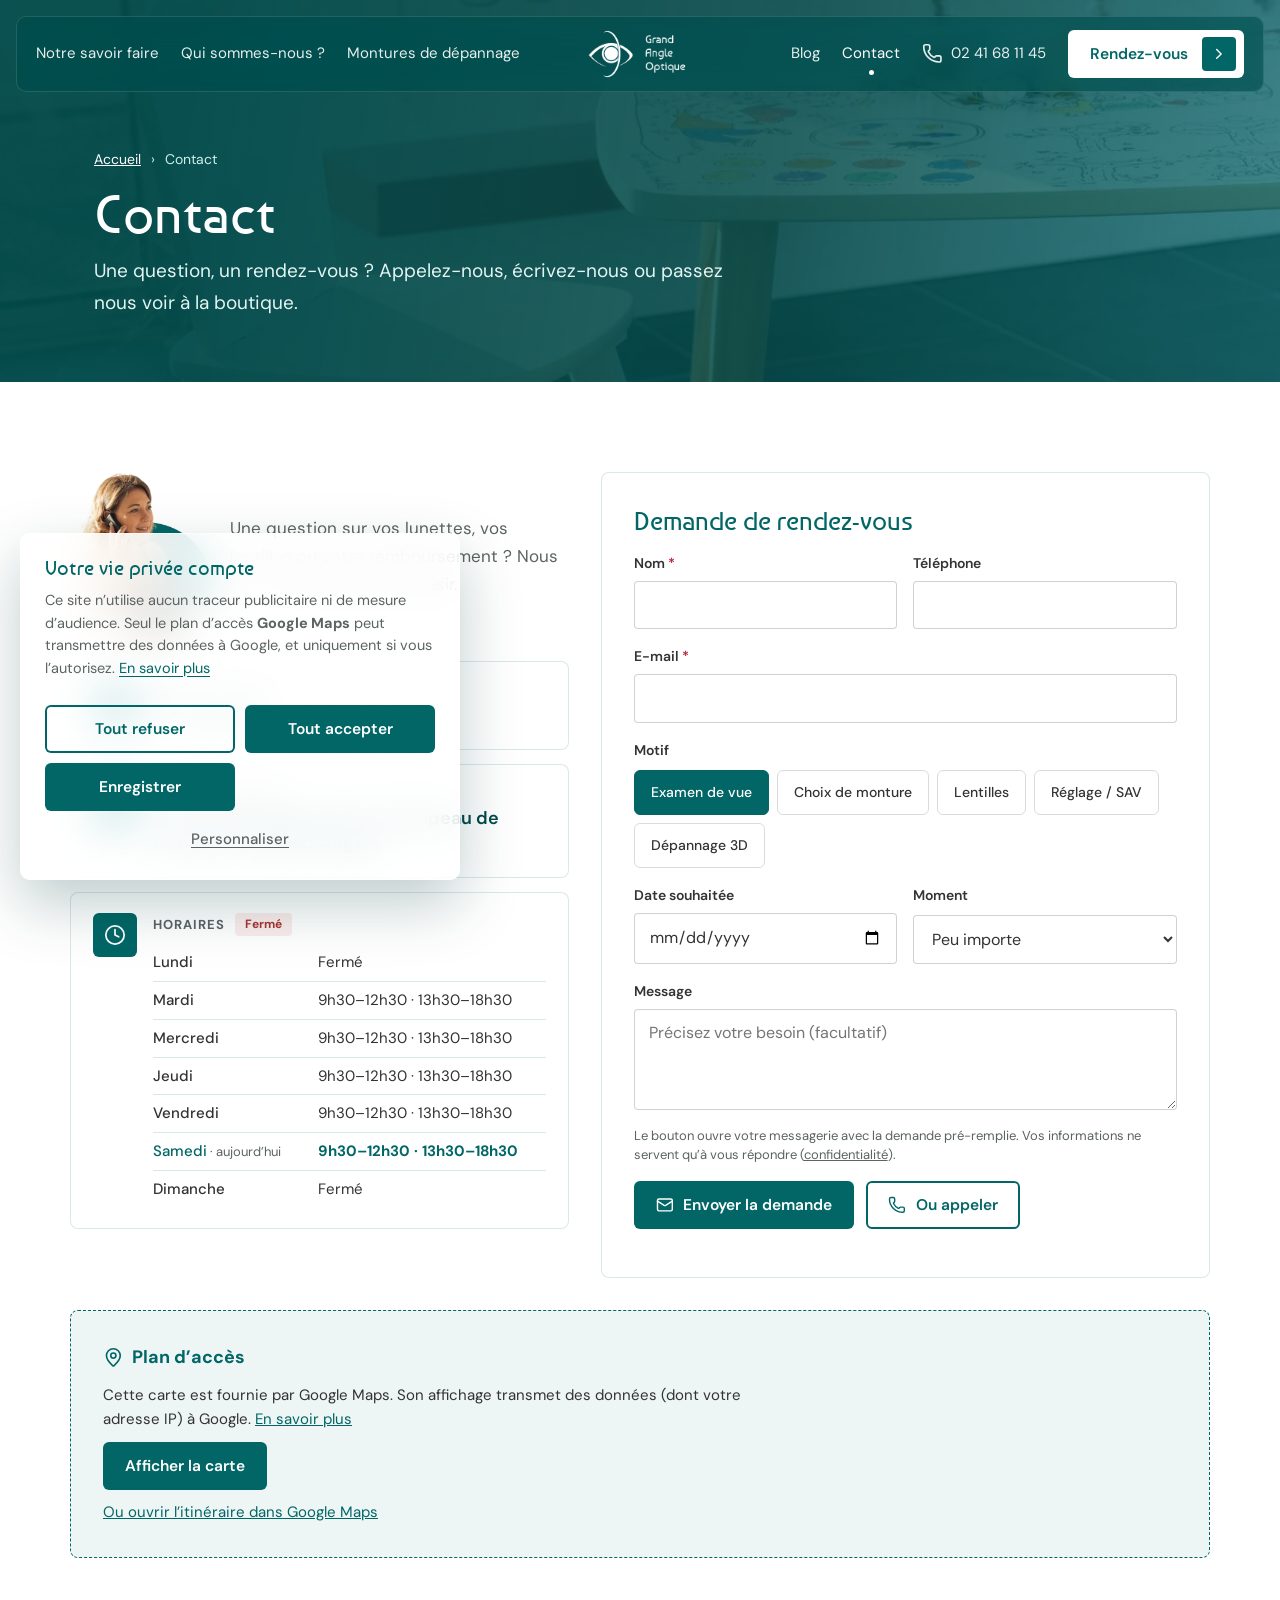
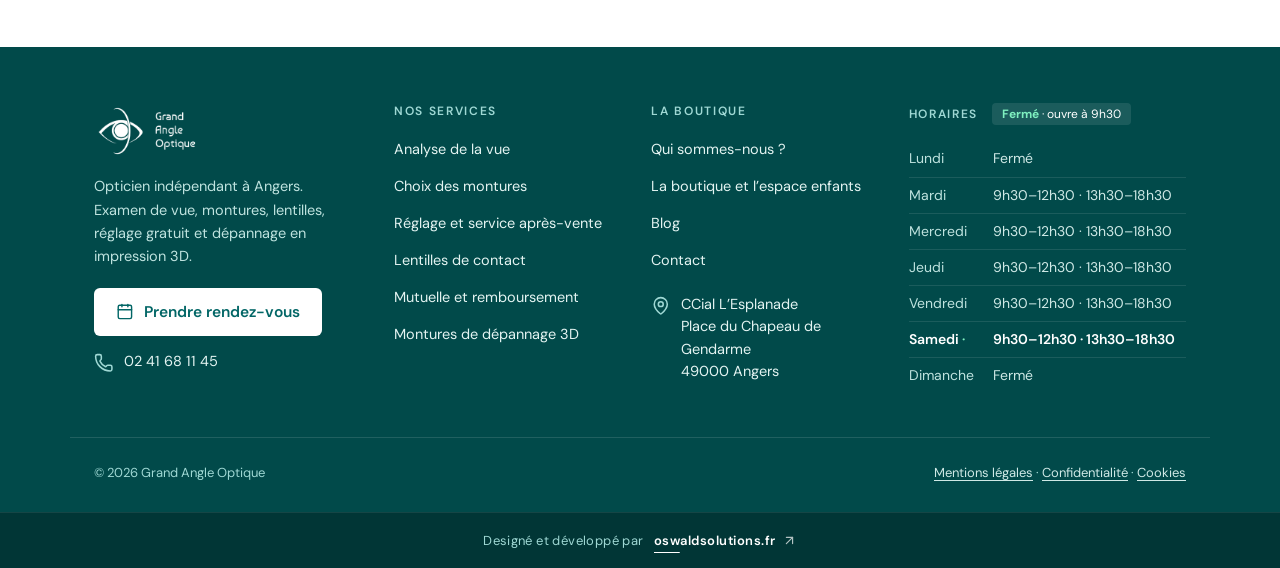
<file: contact.html>
<!doctype html>
<html lang="fr">
<head>
<meta charset="utf-8">
<meta name="viewport" content="width=device-width, initial-scale=1">
<title>Contact – Grand Angle Optique</title>
<meta name="robots" content="index,follow,max-image-preview:large">
<meta name="description" content="Contactez Grand Angle Optique.">
<link rel="canonical" href="https://grandangleoptique.fr/contact.html">
<meta name="theme-color" content="#026666">
<meta property="og:type" content="website"><meta property="og:locale" content="fr_FR"><meta property="og:site_name" content="Grand Angle Optique">
<meta property="og:title" content="Contact – Grand Angle Optique"><meta property="og:description" content="Contactez Grand Angle Optique."><meta property="og:url" content="https://grandangleoptique.fr/contact.html"><meta property="og:image" content="https://grandangleoptique.fr/assets/logo.png">
<meta name="twitter:card" content="summary"><meta name="twitter:title" content="Contact – Grand Angle Optique"><meta name="twitter:description" content="Contactez Grand Angle Optique.">
<link rel="icon" href="assets/logo.png">

<link rel="preload" href="assets/fonts/dmsans-latin.woff2" as="font" type="font/woff2" crossorigin>
<link rel="preload" href="assets/fonts/baumans-latin.woff2" as="font" type="font/woff2" crossorigin>
<link rel="stylesheet" href="style.css">
</head>
<body id="top">
<a class="skip" href="#contenu">Aller au contenu</a>
<header class="site-header">
  <nav id="nav" aria-label="Navigation principale">
    <div class="grp grp-l"><a href="index.html" class="m-only">Accueil</a><a href="notre-savoir-faire.html">Notre savoir faire</a><a href="qui-sommes-nous.html">Qui sommes-nous&nbsp;?</a><a href="montures-de-depannage.html">Montures de dépannage</a></div>
    <div class="grp grp-r"><a href="blog.html">Blog</a><a href="contact.html" aria-current="page">Contact</a><a class="nav-tel" href="tel:+33241681145" aria-label="Appeler le 02 41 68 11 45"><svg class="ic" viewBox="0 0 24 24" aria-hidden="true"><path d="M13.832 16.568a1 1 0 0 0 1.213-.303l.355-.465A2 2 0 0 1 17 15h3a2 2 0 0 1 2 2v3a2 2 0 0 1-2 2A18 18 0 0 1 2 4a2 2 0 0 1 2-2h3a2 2 0 0 1 2 2v3a2 2 0 0 1-.8 1.6l-.468.351a1 1 0 0 0-.292 1.233 14 14 0 0 0 6.392 6.384"/></svg><span>02 41 68 11 45</span></a><a href="index.html#rdv" class="pill">Rendez-vous<span class="pill-ic"><svg class="ic" viewBox="0 0 24 24" aria-hidden="true"><path d="m9 18 6-6-6-6"/></svg></span></a></div>
    <div class="nav-foot"><p>CCial L’Esplanade, Place du Chapeau de Gendarme<br>49000 Angers</p><p>Mar.–sam. 9h30–12h30 · 13h30–18h30 <b class="status-line" data-status></b></p></div>
  </nav>
  <a class="brand" href="index.html" aria-label="Grand Angle Optique – accueil"><img src="assets/logo.png" alt="Grand Angle Optique" width="150" height="75"></a>
  <button class="menu-btn" aria-label="Ouvrir le menu" aria-expanded="false" aria-controls="nav"><span></span><span></span></button>
</header>
<main id="contenu">
<section class="page-hero has-photo"><img class="ph-bg" src="assets/img/photos/espace-enfants-1200.webp" alt="" width="1200" height="1599" decoding="async"><div class="wrap"><div class="ph-panel">
  <nav class="crumbs" aria-label="Fil d’Ariane"><a href="index.html">Accueil</a><span aria-hidden="true">›</span><span aria-current="page">Contact</span></nav>
  <h1>Contact</h1><p>Une question, un rendez-vous&nbsp;? Appelez-nous, écrivez-nous ou passez nous voir à la boutique.</p></div></div></section>
<section class="section"><div class="contact">
      <div class="infos">
        <div class="infos-visual"><img class="" src="assets/img/telephone.webp" alt="Opticienne au téléphone avec une cliente" width="233" height="282" decoding="async"><p>Une question sur vos lunettes, vos lentilles ou votre remboursement&nbsp;? Nous vous répondons avec plaisir.</p></div>
        <a class="info-card" href="tel:+33241681145"><svg class="ic" viewBox="0 0 24 24" aria-hidden="true"><path d="M13.832 16.568a1 1 0 0 0 1.213-.303l.355-.465A2 2 0 0 1 17 15h3a2 2 0 0 1 2 2v3a2 2 0 0 1-2 2A18 18 0 0 1 2 4a2 2 0 0 1 2-2h3a2 2 0 0 1 2 2v3a2 2 0 0 1-.8 1.6l-.468.351a1 1 0 0 0-.292 1.233 14 14 0 0 0 6.392 6.384"/></svg><span><small>Appelez-nous</small><strong>02 41 68 11 45</strong></span></a>
        <a class="info-card" href="https://www.google.com/maps/search/?api=1&amp;query=Grand+Angle+Optique+Angers" target="_blank" rel="noopener"><svg class="ic" viewBox="0 0 24 24" aria-hidden="true"><path d="M20 10c0 4.993-5.539 10.193-7.399 11.799a1 1 0 0 1-1.202 0C9.539 20.193 4 14.993 4 10a8 8 0 0 1 16 0"/><circle cx="12" cy="10" r="3"/></svg><span><small>Venez nous voir</small><strong>CCial L’Esplanade, Place du Chapeau de Gendarme, 49000 Angers</strong></span></a>
        <div class="info-card static"><svg class="ic" viewBox="0 0 24 24" aria-hidden="true"><circle cx="12" cy="12" r="10"/><path d="M12 6v6l4 2"/></svg><span><small>Horaires <b class="badge" data-status></b></small><table class="hours"><caption class="sr">Horaires d’ouverture</caption><tr data-day="1"><th scope="row">Lundi</th><td>Fermé</td></tr><tr data-day="2"><th scope="row">Mardi</th><td>9h30–12h30 · 13h30–18h30</td></tr><tr data-day="3"><th scope="row">Mercredi</th><td>9h30–12h30 · 13h30–18h30</td></tr><tr data-day="4"><th scope="row">Jeudi</th><td>9h30–12h30 · 13h30–18h30</td></tr><tr data-day="5"><th scope="row">Vendredi</th><td>9h30–12h30 · 13h30–18h30</td></tr><tr data-day="6"><th scope="row">Samedi</th><td>9h30–12h30 · 13h30–18h30</td></tr><tr data-day="0"><th scope="row">Dimanche</th><td>Fermé</td></tr></table></span></div>
      </div>
      <form class="rdv-form" action="mailto:contact@grandangleoptique.fr" method="post" enctype="text/plain" novalidate>
        <h3>Demande de rendez-vous</h3>
        <div class="row2">
          <label><span>Nom <span class="req" aria-hidden="true">*</span></span><input name="nom" autocomplete="name" required></label>
          <label>Téléphone <input type="tel" name="telephone" autocomplete="tel" inputmode="tel"></label>
        </div>
        <label><span>E-mail <span class="req" aria-hidden="true">*</span></span><input type="email" name="email" autocomplete="email" required></label>
        <fieldset class="chips"><legend>Motif</legend>
          <label><input type="radio" name="motif" value="Examen de vue" checked><span>Examen de vue</span></label>
          <label><input type="radio" name="motif" value="Choix de monture"><span>Choix de monture</span></label>
          <label><input type="radio" name="motif" value="Lentilles"><span>Lentilles</span></label>
          <label><input type="radio" name="motif" value="Réglage / SAV"><span>Réglage / SAV</span></label>
          <label><input type="radio" name="motif" value="Dépannage 3D"><span>Dépannage 3D</span></label>
        </fieldset>
        <div class="row2">
          <label>Date souhaitée <input type="date" name="date"></label>
          <label>Moment <select name="moment"><option>Peu importe</option><option>Matin (9h30–12h30)</option><option>Après-midi (13h30–18h30)</option></select></label>
        </div>
        <label>Message <textarea name="message" rows="3" placeholder="Précisez votre besoin (facultatif)"></textarea></label>
        <p class="note">Le bouton ouvre votre messagerie avec la demande pré-remplie. Vos informations ne servent qu’à vous répondre (<a href="politique-de-confidentialite.html">confidentialité</a>).</p>
        <div class="form-actions"><button class="btn" type="submit"><svg class="ic" viewBox="0 0 24 24" aria-hidden="true"><path d="m22 7-8.991 5.727a2 2 0 0 1-2.009 0L2 7"/><rect x="2" y="4" width="20" height="16" rx="2"/></svg>Envoyer la demande</button><a class="btn ghost" href="tel:+33241681145"><svg class="ic" viewBox="0 0 24 24" aria-hidden="true"><path d="M13.832 16.568a1 1 0 0 0 1.213-.303l.355-.465A2 2 0 0 1 17 15h3a2 2 0 0 1 2 2v3a2 2 0 0 1-2 2A18 18 0 0 1 2 4a2 2 0 0 1 2-2h3a2 2 0 0 1 2 2v3a2 2 0 0 1-.8 1.6l-.468.351a1 1 0 0 0-.292 1.233 14 14 0 0 0 6.392 6.384"/></svg>Ou appeler</a></div>
        <p class="form-msg" role="status" aria-live="polite"></p>
      </form>
    </div>
    <div class="map map-consent" data-src="https://www.google.com/maps?q=Grand+Angle+Optique,+Place+du+Chapeau+de+Gendarme,+49000+Angers&amp;output=embed">
      <p class="map-title"><svg class="ic" viewBox="0 0 24 24" aria-hidden="true"><path d="M20 10c0 4.993-5.539 10.193-7.399 11.799a1 1 0 0 1-1.202 0C9.539 20.193 4 14.993 4 10a8 8 0 0 1 16 0"/><circle cx="12" cy="10" r="3"/></svg><strong>Plan d’accès</strong></p>
      <p>Cette carte est fournie par Google Maps. Son affichage transmet des données (dont votre adresse IP) à Google. <a href="politique-de-confidentialite.html">En savoir plus</a></p>
      <button class="btn" type="button">Afficher la carte</button>
      <p><a href="https://www.google.com/maps/search/?api=1&amp;query=Grand+Angle+Optique+Angers" target="_blank" rel="noopener">Ou ouvrir l’itinéraire dans Google Maps</a></p>
    </div></section>
<script type="application/ld+json">
{"@context":"https://schema.org","@type":"Optician","name":"Grand Angle Optique","url":"https://grandangleoptique.fr/","telephone":"+33241681145",
"address":{"@type":"PostalAddress","streetAddress":"CCial L'Esplanade, Place du Chapeau de Gendarme","postalCode":"49000","addressLocality":"Angers","addressCountry":"FR"},
"openingHoursSpecification":[{"@type":"OpeningHoursSpecification","dayOfWeek":["Tuesday","Wednesday","Thursday","Friday","Saturday"],"opens":"09:30","closes":"12:30"},{"@type":"OpeningHoursSpecification","dayOfWeek":["Tuesday","Wednesday","Thursday","Friday","Saturday"],"opens":"13:30","closes":"18:30"}]}
</script>
</main>
<footer class="site-footer ft">
  <div class="wrap ft-grid">
    <div class="ft-col ft-brand">
      <a href="index.html" aria-label="Grand Angle Optique – accueil"><img src="assets/logo.png" alt="Grand Angle Optique" width="150" height="75" loading="lazy"></a>
      <p>Opticien indépendant à Angers. Examen de vue, montures, lentilles, réglage gratuit et dépannage en impression 3D.</p>
      <div class="ft-actions"><a class="btn light" href="index.html#rdv"><svg class="ic" viewBox="0 0 24 24" aria-hidden="true"><path d="M8 2v3"/><path d="M16 2v3"/><rect x="3" y="3" width="18" height="18" rx="2"/><path d="M3 9h18"/></svg>Prendre rendez-vous</a><a class="ft-link" href="tel:+33241681145"><svg class="ic" viewBox="0 0 24 24" aria-hidden="true"><path d="M13.832 16.568a1 1 0 0 0 1.213-.303l.355-.465A2 2 0 0 1 17 15h3a2 2 0 0 1 2 2v3a2 2 0 0 1-2 2A18 18 0 0 1 2 4a2 2 0 0 1 2-2h3a2 2 0 0 1 2 2v3a2 2 0 0 1-.8 1.6l-.468.351a1 1 0 0 0-.292 1.233 14 14 0 0 0 6.392 6.384"/></svg>02 41 68 11 45</a></div>
    </div>
    <nav class="ft-col" aria-label="Nos services"><h2>Nos services</h2><ul><li><a href="notre-savoir-faire.html#analyse">Analyse de la vue</a></li><li><a href="notre-savoir-faire.html#montures">Choix des montures</a></li><li><a href="notre-savoir-faire.html#reglage">Réglage et service après-vente</a></li><li><a href="notre-savoir-faire.html#lentilles">Lentilles de contact</a></li><li><a href="notre-savoir-faire.html#administratif">Mutuelle et remboursement</a></li><li><a href="montures-de-depannage.html">Montures de dépannage 3D</a></li></ul></nav>
    <div class="ft-col"><h2>La boutique</h2>
      <ul><li><a href="qui-sommes-nous.html">Qui sommes-nous&nbsp;?</a></li><li><a href="qui-sommes-nous.html#boutique">La boutique et l’espace enfants</a></li><li><a href="blog.html">Blog</a></li><li><a href="contact.html">Contact</a></li></ul>
      <address><a class="ft-link" href="https://www.google.com/maps/search/?api=1&amp;query=Grand+Angle+Optique+Angers" target="_blank" rel="noopener"><svg class="ic" viewBox="0 0 24 24" aria-hidden="true"><path d="M20 10c0 4.993-5.539 10.193-7.399 11.799a1 1 0 0 1-1.202 0C9.539 20.193 4 14.993 4 10a8 8 0 0 1 16 0"/><circle cx="12" cy="10" r="3"/></svg><span>CCial L’Esplanade<br>Place du Chapeau de Gendarme<br>49000 Angers</span></a></address>
    </div>
    <div class="ft-col"><h2>Horaires <b class="status-line" data-status></b></h2>
      <table class="ft-hours"><caption class="sr">Horaires d’ouverture</caption><tbody><tr data-day="1"><th scope="row">Lundi</th><td>Fermé</td></tr><tr data-day="2"><th scope="row">Mardi</th><td>9h30–12h30 · 13h30–18h30</td></tr><tr data-day="3"><th scope="row">Mercredi</th><td>9h30–12h30 · 13h30–18h30</td></tr><tr data-day="4"><th scope="row">Jeudi</th><td>9h30–12h30 · 13h30–18h30</td></tr><tr data-day="5"><th scope="row">Vendredi</th><td>9h30–12h30 · 13h30–18h30</td></tr><tr data-day="6"><th scope="row">Samedi</th><td>9h30–12h30 · 13h30–18h30</td></tr><tr data-day="0"><th scope="row">Dimanche</th><td>Fermé</td></tr></tbody></table>
    </div>
  </div>
  <div class="wrap ft-bottom">
    <p>© <span id="y"></span> Grand Angle Optique</p>
    <p><a href="mentions-legales.html">Mentions légales</a><span aria-hidden="true"> · </span><a href="politique-de-confidentialite.html">Confidentialité</a><span aria-hidden="true"> · </span><button type="button" class="linkbtn" data-cookie-open>Cookies</button></p>
  </div>
<div class="credit"><p><span>Designé et développé par</span> <a href="https://oswaldsolutions.fr" target="_blank" rel="noopener" aria-label="oswaldsolutions.fr (nouvel onglet)">oswaldsolutions.fr<svg class="ic" viewBox="0 0 24 24" aria-hidden="true"><path d="M7 7h10v10"/><path d="M7 17 17 7"/></svg></a></p></div>
</footer>
<nav class="quickbar" aria-label="Actions rapides">
  <a href="tel:+33241681145"><svg class="ic" viewBox="0 0 24 24" aria-hidden="true"><path d="M13.832 16.568a1 1 0 0 0 1.213-.303l.355-.465A2 2 0 0 1 17 15h3a2 2 0 0 1 2 2v3a2 2 0 0 1-2 2A18 18 0 0 1 2 4a2 2 0 0 1 2-2h3a2 2 0 0 1 2 2v3a2 2 0 0 1-.8 1.6l-.468.351a1 1 0 0 0-.292 1.233 14 14 0 0 0 6.392 6.384"/></svg><span>Appeler</span></a>
  <a href="https://www.google.com/maps/search/?api=1&amp;query=Grand+Angle+Optique+Angers" target="_blank" rel="noopener"><svg class="ic" viewBox="0 0 24 24" aria-hidden="true"><path d="M20 10c0 4.993-5.539 10.193-7.399 11.799a1 1 0 0 1-1.202 0C9.539 20.193 4 14.993 4 10a8 8 0 0 1 16 0"/><circle cx="12" cy="10" r="3"/></svg><span>Itinéraire</span></a>
  <a href="index.html#rdv" class="primary"><svg class="ic" viewBox="0 0 24 24" aria-hidden="true"><path d="M8 2v3"/><path d="M16 2v3"/><rect x="3" y="3" width="18" height="18" rx="2"/><path d="M3 9h18"/></svg><span>Rendez-vous</span></a>
</nav>
<button class="totop" type="button" aria-label="Revenir en haut"><svg class="ic" viewBox="0 0 24 24" aria-hidden="true"><path d="m5 12 7-7 7 7"/><path d="M12 19V5"/></svg></button>
<script src="script.js"></script>
</body>
</html>
</file>
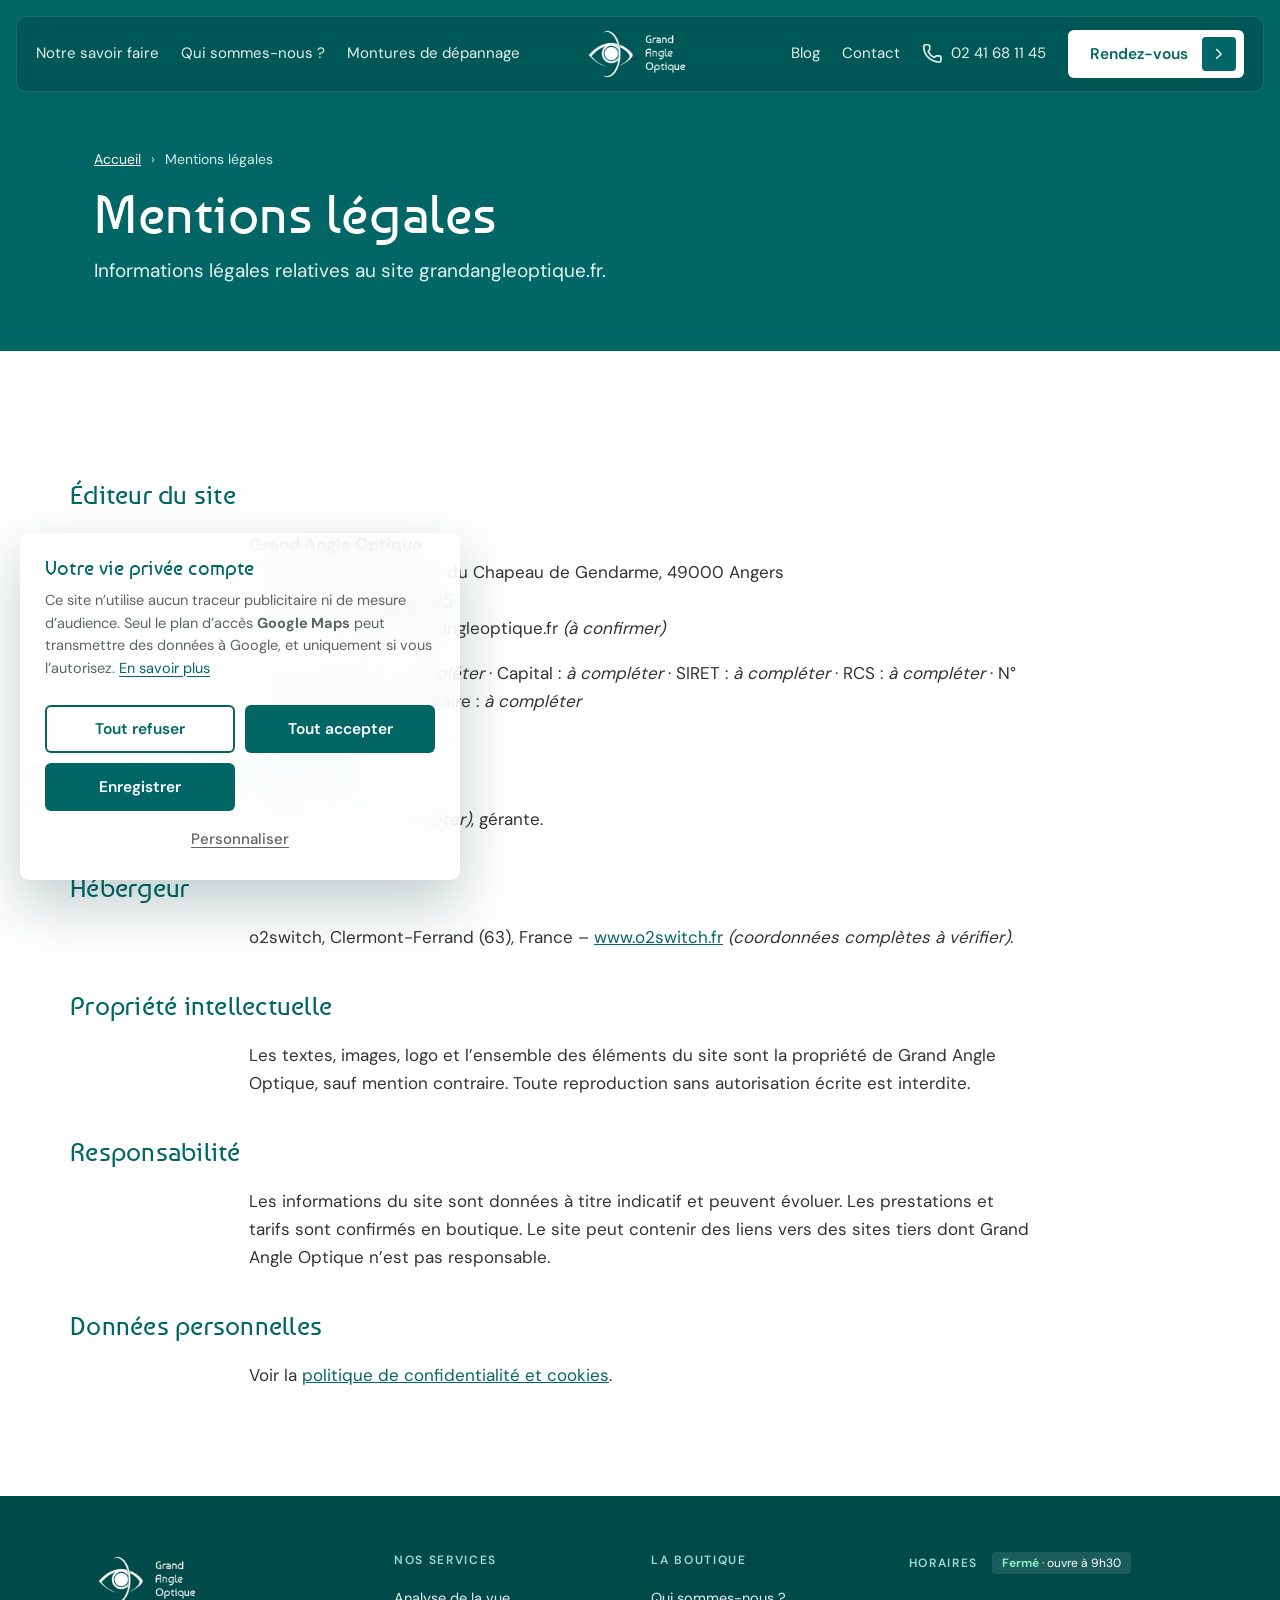
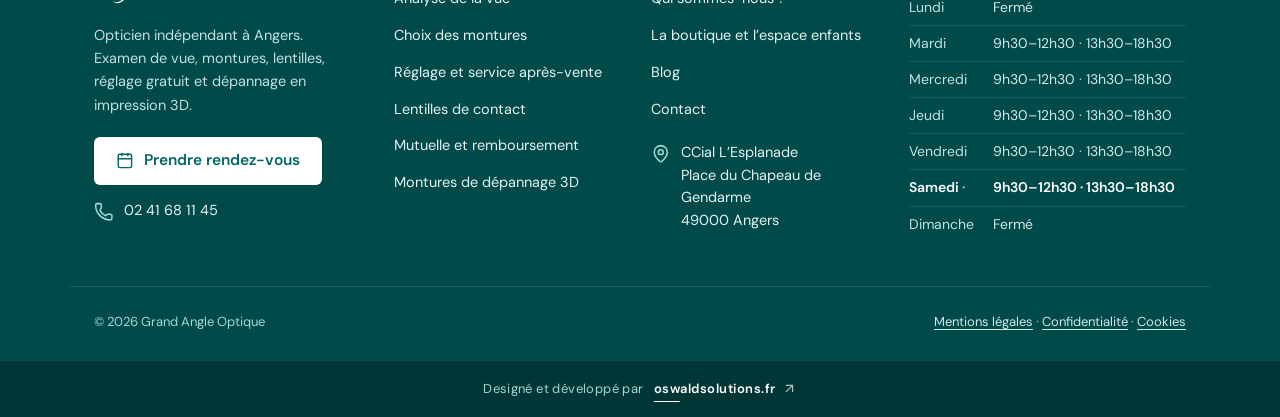
<file: mentions-legales.html>
<!doctype html>
<html lang="fr">
<head>
<meta charset="utf-8">
<meta name="viewport" content="width=device-width, initial-scale=1">
<title>Mentions légales – Grand Angle Optique</title>
<meta name="robots" content="noindex,follow">
<meta name="description" content="Mentions légales du site grandangleoptique.fr.">
<link rel="canonical" href="https://grandangleoptique.fr/mentions-legales.html">
<meta name="theme-color" content="#026666">
<meta property="og:type" content="website"><meta property="og:locale" content="fr_FR"><meta property="og:site_name" content="Grand Angle Optique">
<meta property="og:title" content="Mentions légales"><meta property="og:description" content="Mentions légales du site grandangleoptique.fr."><meta property="og:url" content="https://grandangleoptique.fr/mentions-legales.html"><meta property="og:image" content="https://grandangleoptique.fr/assets/logo.png">
<meta name="twitter:card" content="summary"><meta name="twitter:title" content="Mentions légales"><meta name="twitter:description" content="Mentions légales du site grandangleoptique.fr.">
<link rel="icon" href="assets/logo.png">

<link rel="preload" href="assets/fonts/dmsans-latin.woff2" as="font" type="font/woff2" crossorigin>
<link rel="preload" href="assets/fonts/baumans-latin.woff2" as="font" type="font/woff2" crossorigin>
<link rel="stylesheet" href="style.css">
</head>
<body id="top">
<a class="skip" href="#contenu">Aller au contenu</a>
<header class="site-header">
  <nav id="nav" aria-label="Navigation principale">
    <div class="grp grp-l"><a href="index.html" class="m-only">Accueil</a><a href="notre-savoir-faire.html">Notre savoir faire</a><a href="qui-sommes-nous.html">Qui sommes-nous&nbsp;?</a><a href="montures-de-depannage.html">Montures de dépannage</a></div>
    <div class="grp grp-r"><a href="blog.html">Blog</a><a href="contact.html">Contact</a><a class="nav-tel" href="tel:+33241681145" aria-label="Appeler le 02 41 68 11 45"><svg class="ic" viewBox="0 0 24 24" aria-hidden="true"><path d="M13.832 16.568a1 1 0 0 0 1.213-.303l.355-.465A2 2 0 0 1 17 15h3a2 2 0 0 1 2 2v3a2 2 0 0 1-2 2A18 18 0 0 1 2 4a2 2 0 0 1 2-2h3a2 2 0 0 1 2 2v3a2 2 0 0 1-.8 1.6l-.468.351a1 1 0 0 0-.292 1.233 14 14 0 0 0 6.392 6.384"/></svg><span>02 41 68 11 45</span></a><a href="index.html#rdv" class="pill">Rendez-vous<span class="pill-ic"><svg class="ic" viewBox="0 0 24 24" aria-hidden="true"><path d="m9 18 6-6-6-6"/></svg></span></a></div>
    <div class="nav-foot"><p>CCial L’Esplanade, Place du Chapeau de Gendarme<br>49000 Angers</p><p>Mar.–sam. 9h30–12h30 · 13h30–18h30 <b class="status-line" data-status></b></p></div>
  </nav>
  <a class="brand" href="index.html" aria-label="Grand Angle Optique – accueil"><img src="assets/logo.png" alt="Grand Angle Optique" width="150" height="75"></a>
  <button class="menu-btn" aria-label="Ouvrir le menu" aria-expanded="false" aria-controls="nav"><span></span><span></span></button>
</header>
<main id="contenu"><section class="page-hero"><div class="wrap">
  <nav class="crumbs" aria-label="Fil d’Ariane"><a href="index.html">Accueil</a><span aria-hidden="true">›</span><span aria-current="page">Mentions légales</span></nav>
  <h1>Mentions légales</h1><p>Informations légales relatives au site grandangleoptique.fr.</p></div></section>
<section class="section legal-page">

<h2>Éditeur du site</h2>
<p><strong>Grand Angle Optique</strong><br>CCial L’Esplanade, Place du Chapeau de Gendarme, 49000 Angers<br>Téléphone&nbsp;: <a href="tel:+33241681145">02 41 68 11 45</a><br>E-mail&nbsp;: contact@grandangleoptique.fr <em>(à confirmer)</em></p>
<p>Forme juridique&nbsp;: <em>à compléter</em> · Capital&nbsp;: <em>à compléter</em> · SIRET&nbsp;: <em>à compléter</em> · RCS&nbsp;: <em>à compléter</em> · N° de TVA intracommunautaire&nbsp;: <em>à compléter</em></p>
<h2>Directeur de la publication</h2>
<p>Blandine <em>(nom à compléter)</em>, gérante.</p>
<h2>Hébergeur</h2>
<p>o2switch, Clermont-Ferrand (63), France – <a href="https://www.o2switch.fr" rel="noopener">www.o2switch.fr</a> <em>(coordonnées complètes à vérifier)</em>.</p>
<h2>Propriété intellectuelle</h2>
<p>Les textes, images, logo et l’ensemble des éléments du site sont la propriété de Grand Angle Optique, sauf mention contraire. Toute reproduction sans autorisation écrite est interdite.</p>
<h2>Responsabilité</h2>
<p>Les informations du site sont données à titre indicatif et peuvent évoluer. Les prestations et tarifs sont confirmés en boutique. Le site peut contenir des liens vers des sites tiers dont Grand Angle Optique n’est pas responsable.</p>
<h2>Données personnelles</h2>
<p>Voir la <a href="politique-de-confidentialite.html">politique de confidentialité et cookies</a>.</p>

</section>
</main>
<footer class="site-footer ft">
  <div class="wrap ft-grid">
    <div class="ft-col ft-brand">
      <a href="index.html" aria-label="Grand Angle Optique – accueil"><img src="assets/logo.png" alt="Grand Angle Optique" width="150" height="75" loading="lazy"></a>
      <p>Opticien indépendant à Angers. Examen de vue, montures, lentilles, réglage gratuit et dépannage en impression 3D.</p>
      <div class="ft-actions"><a class="btn light" href="index.html#rdv"><svg class="ic" viewBox="0 0 24 24" aria-hidden="true"><path d="M8 2v3"/><path d="M16 2v3"/><rect x="3" y="3" width="18" height="18" rx="2"/><path d="M3 9h18"/></svg>Prendre rendez-vous</a><a class="ft-link" href="tel:+33241681145"><svg class="ic" viewBox="0 0 24 24" aria-hidden="true"><path d="M13.832 16.568a1 1 0 0 0 1.213-.303l.355-.465A2 2 0 0 1 17 15h3a2 2 0 0 1 2 2v3a2 2 0 0 1-2 2A18 18 0 0 1 2 4a2 2 0 0 1 2-2h3a2 2 0 0 1 2 2v3a2 2 0 0 1-.8 1.6l-.468.351a1 1 0 0 0-.292 1.233 14 14 0 0 0 6.392 6.384"/></svg>02 41 68 11 45</a></div>
    </div>
    <nav class="ft-col" aria-label="Nos services"><h2>Nos services</h2><ul><li><a href="notre-savoir-faire.html#analyse">Analyse de la vue</a></li><li><a href="notre-savoir-faire.html#montures">Choix des montures</a></li><li><a href="notre-savoir-faire.html#reglage">Réglage et service après-vente</a></li><li><a href="notre-savoir-faire.html#lentilles">Lentilles de contact</a></li><li><a href="notre-savoir-faire.html#administratif">Mutuelle et remboursement</a></li><li><a href="montures-de-depannage.html">Montures de dépannage 3D</a></li></ul></nav>
    <div class="ft-col"><h2>La boutique</h2>
      <ul><li><a href="qui-sommes-nous.html">Qui sommes-nous&nbsp;?</a></li><li><a href="qui-sommes-nous.html#boutique">La boutique et l’espace enfants</a></li><li><a href="blog.html">Blog</a></li><li><a href="contact.html">Contact</a></li></ul>
      <address><a class="ft-link" href="https://www.google.com/maps/search/?api=1&amp;query=Grand+Angle+Optique+Angers" target="_blank" rel="noopener"><svg class="ic" viewBox="0 0 24 24" aria-hidden="true"><path d="M20 10c0 4.993-5.539 10.193-7.399 11.799a1 1 0 0 1-1.202 0C9.539 20.193 4 14.993 4 10a8 8 0 0 1 16 0"/><circle cx="12" cy="10" r="3"/></svg><span>CCial L’Esplanade<br>Place du Chapeau de Gendarme<br>49000 Angers</span></a></address>
    </div>
    <div class="ft-col"><h2>Horaires <b class="status-line" data-status></b></h2>
      <table class="ft-hours"><caption class="sr">Horaires d’ouverture</caption><tbody><tr data-day="1"><th scope="row">Lundi</th><td>Fermé</td></tr><tr data-day="2"><th scope="row">Mardi</th><td>9h30–12h30 · 13h30–18h30</td></tr><tr data-day="3"><th scope="row">Mercredi</th><td>9h30–12h30 · 13h30–18h30</td></tr><tr data-day="4"><th scope="row">Jeudi</th><td>9h30–12h30 · 13h30–18h30</td></tr><tr data-day="5"><th scope="row">Vendredi</th><td>9h30–12h30 · 13h30–18h30</td></tr><tr data-day="6"><th scope="row">Samedi</th><td>9h30–12h30 · 13h30–18h30</td></tr><tr data-day="0"><th scope="row">Dimanche</th><td>Fermé</td></tr></tbody></table>
    </div>
  </div>
  <div class="wrap ft-bottom">
    <p>© <span id="y"></span> Grand Angle Optique</p>
    <p><a href="mentions-legales.html">Mentions légales</a><span aria-hidden="true"> · </span><a href="politique-de-confidentialite.html">Confidentialité</a><span aria-hidden="true"> · </span><button type="button" class="linkbtn" data-cookie-open>Cookies</button></p>
  </div>
<div class="credit"><p><span>Designé et développé par</span> <a href="https://oswaldsolutions.fr" target="_blank" rel="noopener" aria-label="oswaldsolutions.fr (nouvel onglet)">oswaldsolutions.fr<svg class="ic" viewBox="0 0 24 24" aria-hidden="true"><path d="M7 7h10v10"/><path d="M7 17 17 7"/></svg></a></p></div>
</footer>
<nav class="quickbar" aria-label="Actions rapides">
  <a href="tel:+33241681145"><svg class="ic" viewBox="0 0 24 24" aria-hidden="true"><path d="M13.832 16.568a1 1 0 0 0 1.213-.303l.355-.465A2 2 0 0 1 17 15h3a2 2 0 0 1 2 2v3a2 2 0 0 1-2 2A18 18 0 0 1 2 4a2 2 0 0 1 2-2h3a2 2 0 0 1 2 2v3a2 2 0 0 1-.8 1.6l-.468.351a1 1 0 0 0-.292 1.233 14 14 0 0 0 6.392 6.384"/></svg><span>Appeler</span></a>
  <a href="https://www.google.com/maps/search/?api=1&amp;query=Grand+Angle+Optique+Angers" target="_blank" rel="noopener"><svg class="ic" viewBox="0 0 24 24" aria-hidden="true"><path d="M20 10c0 4.993-5.539 10.193-7.399 11.799a1 1 0 0 1-1.202 0C9.539 20.193 4 14.993 4 10a8 8 0 0 1 16 0"/><circle cx="12" cy="10" r="3"/></svg><span>Itinéraire</span></a>
  <a href="index.html#rdv" class="primary"><svg class="ic" viewBox="0 0 24 24" aria-hidden="true"><path d="M8 2v3"/><path d="M16 2v3"/><rect x="3" y="3" width="18" height="18" rx="2"/><path d="M3 9h18"/></svg><span>Rendez-vous</span></a>
</nav>
<button class="totop" type="button" aria-label="Revenir en haut"><svg class="ic" viewBox="0 0 24 24" aria-hidden="true"><path d="m5 12 7-7 7 7"/><path d="M12 19V5"/></svg></button>
<script src="script.js"></script>
</body>
</html>
</file>
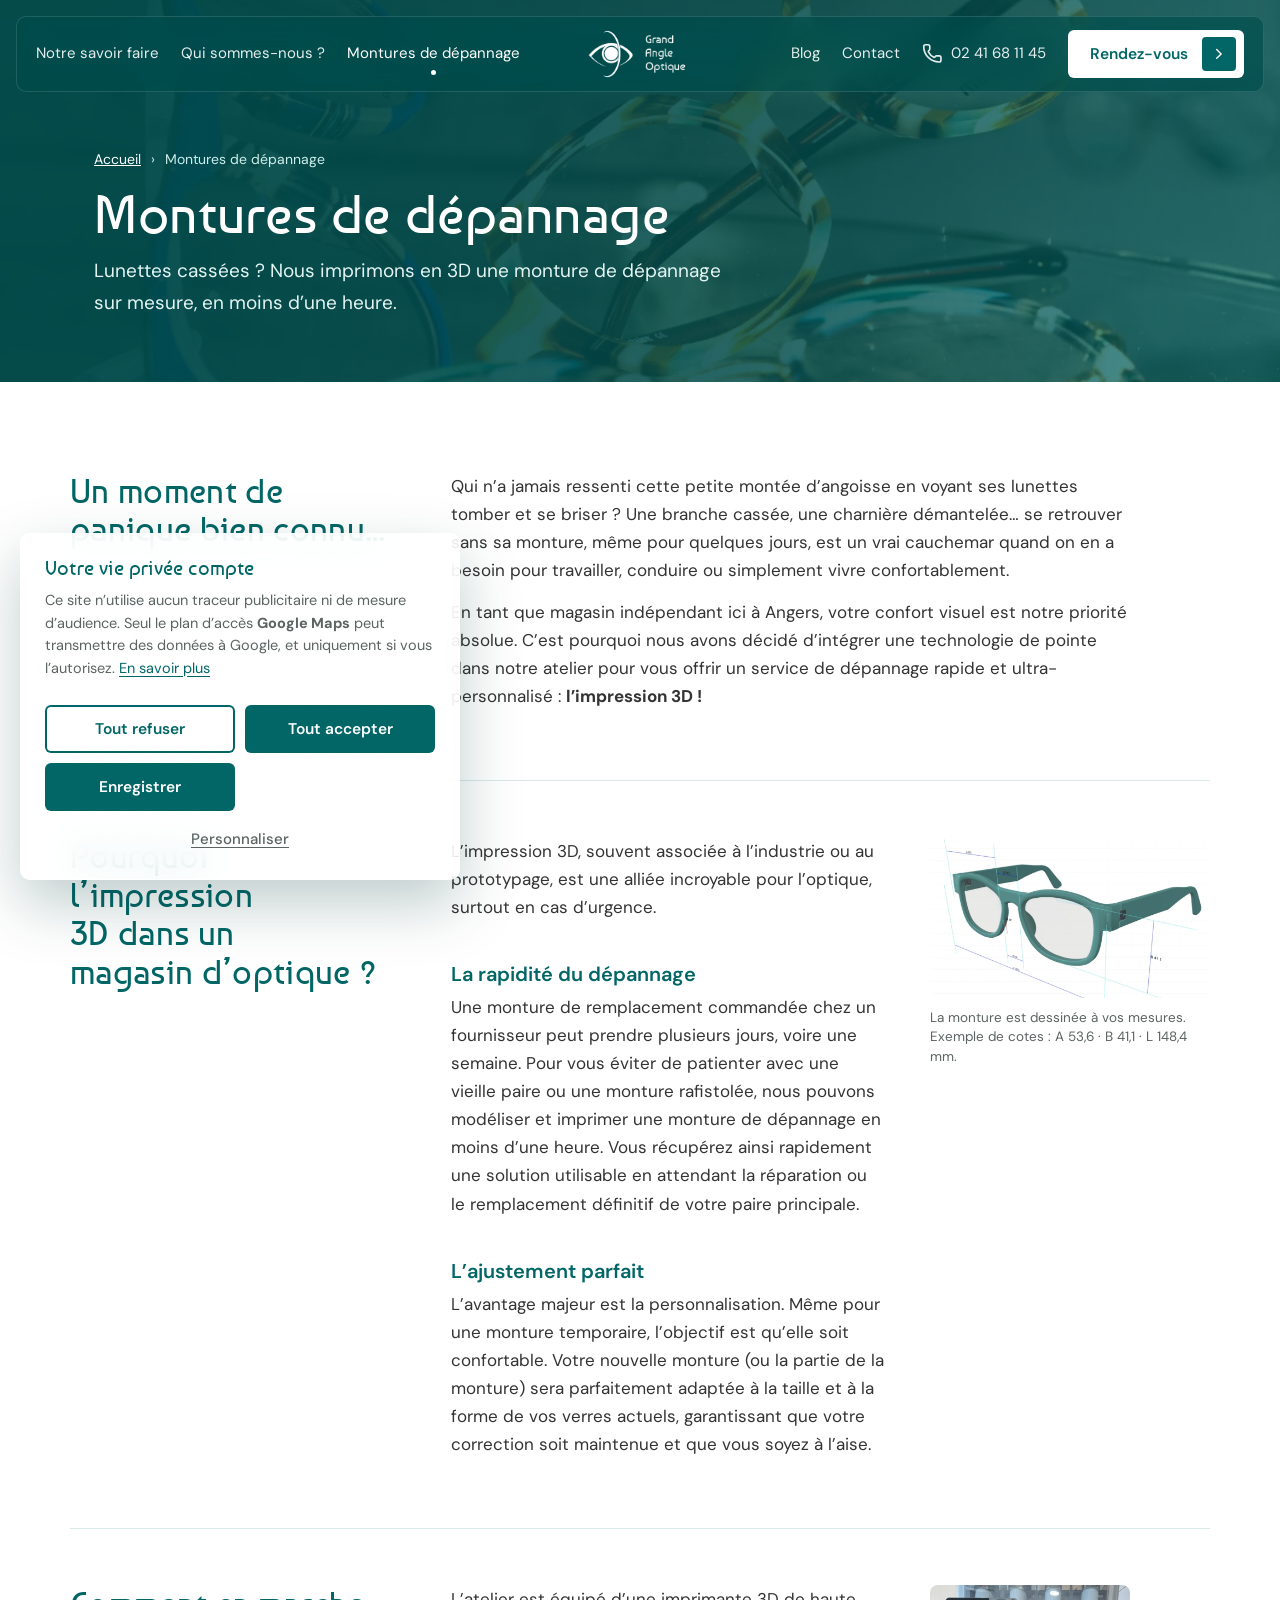
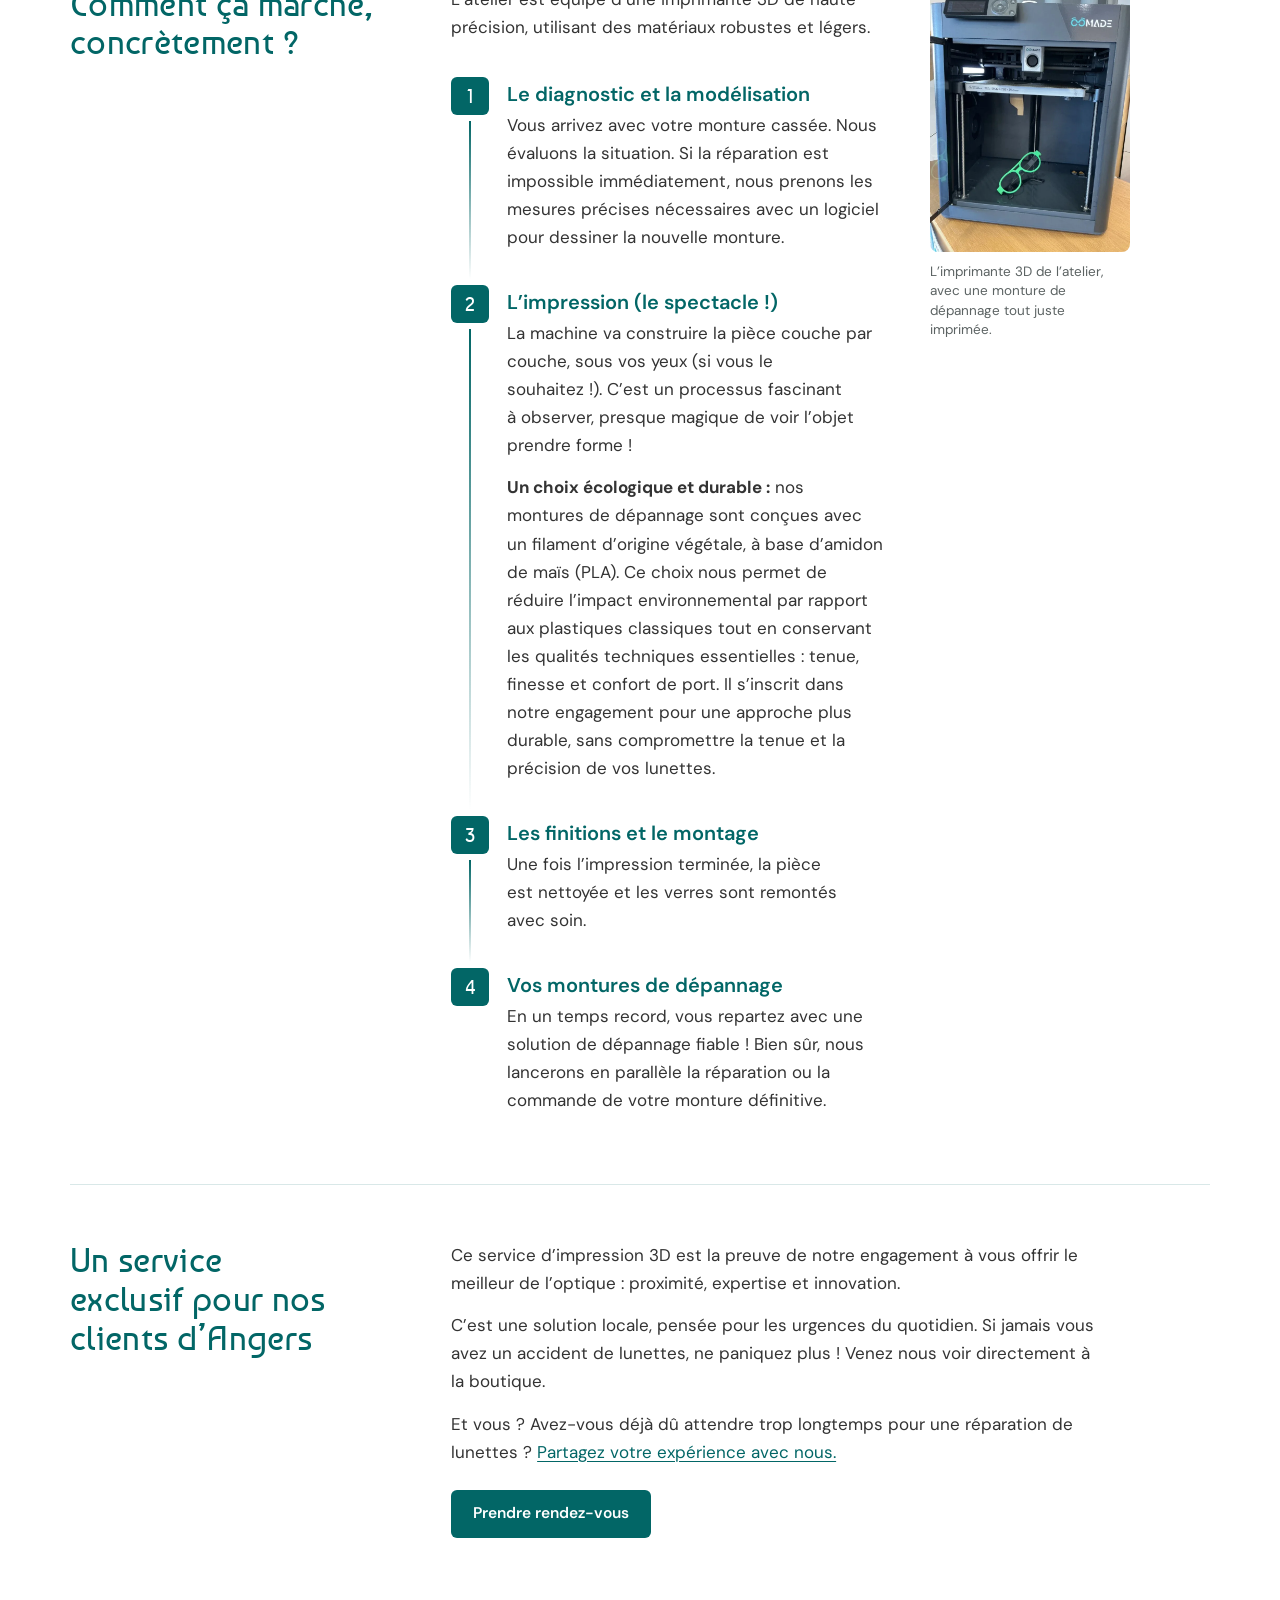
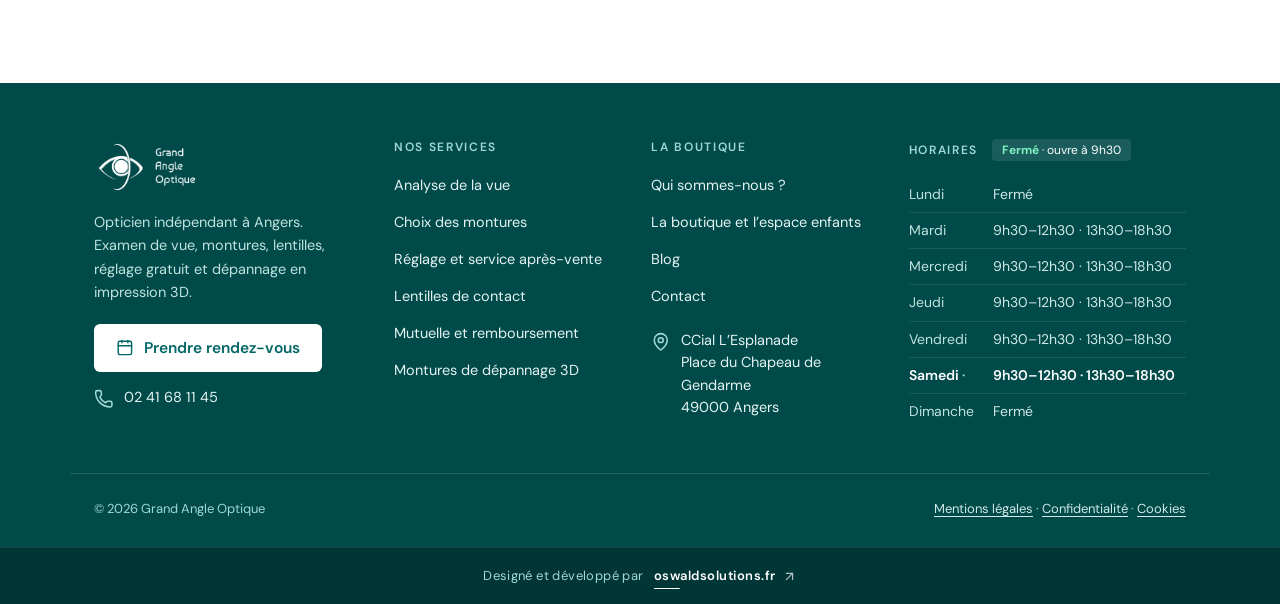
<file: montures-de-depannage.html>
<!DOCTYPE html>

<html lang="fr">
<head>
<meta charset="utf-8"/>
<meta content="width=device-width, initial-scale=1" name="viewport"/>
<title>Montures de dépannage – Grand Angle Optique</title>
<meta content="index,follow,max-image-preview:large" name="robots"/>
<meta content="Montures de dépannage disponibles chez Grand Angle Optique." name="description"/>
<link href="https://grandangleoptique.fr/montures-de-depannage.html" rel="canonical"/>
<meta content="#026666" name="theme-color"/>
<meta content="website" property="og:type"/><meta content="fr_FR" property="og:locale"/><meta content="Grand Angle Optique" property="og:site_name"/>
<meta content="Montures de dépannage – Grand Angle Optique" property="og:title"/><meta content="Montures de dépannage disponibles chez Grand Angle Optique." property="og:description"/><meta content="https://grandangleoptique.fr/montures-de-depannage.html" property="og:url"/><meta content="https://grandangleoptique.fr/assets/logo.png" property="og:image"/>
<meta content="summary" name="twitter:card"/><meta content="Montures de dépannage – Grand Angle Optique" name="twitter:title"/><meta content="Montures de dépannage disponibles chez Grand Angle Optique." name="twitter:description"/>
<link href="assets/logo.png" rel="icon"/>
<link as="font" crossorigin="" href="assets/fonts/dmsans-latin.woff2" rel="preload" type="font/woff2"/>
<link as="font" crossorigin="" href="assets/fonts/baumans-latin.woff2" rel="preload" type="font/woff2"/>
<link href="style.css" rel="stylesheet"/>
</head>
<body id="top">
<a class="skip" href="#contenu">Aller au contenu</a>
<header class="site-header">
<nav aria-label="Navigation principale" id="nav">
<div class="grp grp-l"><a class="m-only" href="index.html">Accueil</a><a href="notre-savoir-faire.html">Notre savoir faire</a><a href="qui-sommes-nous.html">Qui sommes-nous&nbsp;?</a><a aria-current="page" href="montures-de-depannage.html">Montures de dépannage</a></div>
<div class="grp grp-r"><a href="blog.html">Blog</a><a href="contact.html">Contact</a><a aria-label="Appeler le 02 41 68 11 45" class="nav-tel" href="tel:+33241681145"><svg aria-hidden="true" class="ic" viewbox="0 0 24 24"><path d="M13.832 16.568a1 1 0 0 0 1.213-.303l.355-.465A2 2 0 0 1 17 15h3a2 2 0 0 1 2 2v3a2 2 0 0 1-2 2A18 18 0 0 1 2 4a2 2 0 0 1 2-2h3a2 2 0 0 1 2 2v3a2 2 0 0 1-.8 1.6l-.468.351a1 1 0 0 0-.292 1.233 14 14 0 0 0 6.392 6.384"></path></svg><span>02 41 68 11 45</span></a><a class="pill" href="index.html#rdv">Rendez-vous<span class="pill-ic"><svg aria-hidden="true" class="ic" viewbox="0 0 24 24"><path d="m9 18 6-6-6-6"></path></svg></span></a></div>
<div class="nav-foot"><p>CCial L’Esplanade, Place du Chapeau de Gendarme<br/>49000 Angers</p><p>Mar.–sam. 9h30–12h30 · 13h30–18h30 <b class="status-line" data-status=""></b></p></div>
</nav>
<a aria-label="Grand Angle Optique – accueil" class="brand" href="index.html"><img alt="Grand Angle Optique" height="75" src="assets/logo.png" width="150"/></a>
<button aria-controls="nav" aria-expanded="false" aria-label="Ouvrir le menu" class="menu-btn"><span></span><span></span></button>
</header>
<main id="contenu">
<section class="page-hero has-photo"><img alt="" class="ph-bg" decoding="async" height="1599" src="assets/img/photos/creations-1200.webp" width="1200"/><div class="wrap"><div class="ph-panel">
<nav aria-label="Fil d’Ariane" class="crumbs"><a href="index.html">Accueil</a><span aria-hidden="true">›</span><span aria-current="page">Montures de dépannage</span></nav>
<h1>Montures de dépannage</h1><p>Lunettes cassées&nbsp;? Nous imprimons en 3D une monture de dépannage sur mesure, en moins d’une heure.</p></div></div></section>
<section class="section"><div class="about">
<article class="kf"><h2>Un moment de panique bien connu…</h2><div class="kf-content">
<p>Qui n’a jamais ressenti cette petite montée d’angoisse en voyant ses lunettes tomber et se briser&nbsp;? Une branche cassée, une charnière démantelée… se retrouver sans sa monture, même pour quelques jours, est un vrai cauchemar quand on en a besoin pour travailler, conduire ou simplement vivre confortablement.</p>
<p>En tant que magasin indépendant ici à Angers, votre confort visuel est notre priorité absolue. C’est pourquoi nous avons décidé d’intégrer une technologie de pointe dans notre atelier pour vous offrir un service de dépannage rapide et ultra-personnalisé&nbsp;: <strong>l’impression 3D&nbsp;!</strong></p></div></article>
<article class="kf"><h2>Pourquoi l’impression 3D dans un magasin d’optique&nbsp;?</h2><div class="kf-content with-fig">
<p>L’impression 3D, souvent associée à l’industrie ou au prototypage, est une alliée incroyable pour l’optique, surtout en cas d’urgence.</p>
<h3>La rapidité du dépannage</h3>
<p>Une monture de remplacement commandée chez un fournisseur peut prendre plusieurs jours, voire une semaine. Pour vous éviter de patienter avec une vieille paire ou une monture rafistolée, nous pouvons modéliser et imprimer une monture de dépannage en moins d’une heure. Vous récupérez ainsi rapidement une solution utilisable en attendant la réparation ou le remplacement définitif de votre paire principale.</p>
<h3>L’ajustement parfait</h3>
<p>L’avantage majeur est la personnalisation. Même pour une monture temporaire, l’objectif est qu’elle soit confortable. Votre nouvelle monture (ou la partie de la monture) sera parfaitement adaptée à la taille et à la forme de vos verres actuels, garantissant que votre correction soit maintenue et que vous soyez à l’aise.</p><figure class="kf-fig"><img alt="Modèle 3D d’une monture de dépannage avec ses cotes en millimètres" decoding="async" height="585" loading="lazy" src="assets/img/photos/modele-3d-1024.webp" width="1024"/><figcaption>La monture est dessinée à vos mesures. Exemple de cotes&nbsp;: A 53,6 · B 41,1 · L 148,4 mm.</figcaption></figure></div></article>
<article class="kf"><h2>Comment ça marche, concrètement&nbsp;?</h2><div class="kf-content with-fig">
<p>L’atelier est équipé d’une imprimante 3D de haute précision, utilisant des matériaux robustes et légers.</p>
<ol class="steps">
<li><h3>Le diagnostic et la modélisation</h3><p>Vous arrivez avec votre monture cassée. Nous évaluons la situation. Si la réparation est impossible immédiatement, nous prenons les mesures précises nécessaires avec un logiciel pour dessiner la nouvelle monture.</p></li>
<li><h3>L’impression (le spectacle&nbsp;!)</h3><p>La machine va construire la pièce couche par couche, sous vos yeux (si vous le souhaitez&nbsp;!). C’est un processus fascinant à observer, presque magique de voir l’objet prendre forme&nbsp;!</p>
<p><strong>Un choix écologique et durable&nbsp;:</strong> nos montures de dépannage sont conçues avec un filament d’origine végétale, à base d’amidon de maïs (PLA). Ce choix nous permet de réduire l’impact environnemental par rapport aux plastiques classiques tout en conservant les qualités techniques essentielles&nbsp;: tenue, finesse et confort de port. Il s’inscrit dans notre engagement pour une approche plus durable, sans compromettre la tenue et la précision de vos lunettes.</p></li>
<li><h3>Les finitions et le montage</h3><p>Une fois l’impression terminée, la pièce est nettoyée et les verres sont remontés avec soin.</p></li>
<li><h3>Vos montures de dépannage</h3><p>En un temps record, vous repartez avec une solution de dépannage fiable&nbsp;! Bien sûr, nous lancerons en parallèle la réparation ou la commande de votre monture définitive.</p></li>
</ol><figure class="kf-fig portrait"><img alt="Imprimante 3D de l’atelier avec une monture verte en cours d’impression" decoding="async" height="1024" loading="lazy" src="assets/img/photos/imprimante-768.webp" width="768"/><figcaption>L’imprimante 3D de l’atelier, avec une monture de dépannage tout juste imprimée.</figcaption></figure></div></article>
<article class="kf"><h2>Un service exclusif pour nos clients d’Angers</h2><div class="kf-content">
<p>Ce service d’impression 3D est la preuve de notre engagement à vous offrir le meilleur de l’optique&nbsp;: proximité, expertise et innovation.</p>
<p>C’est une solution locale, pensée pour les urgences du quotidien. Si jamais vous avez un accident de lunettes, ne paniquez plus&nbsp;! Venez nous voir directement à la boutique.</p>
<p>Et vous&nbsp;? Avez-vous déjà dû attendre trop longtemps pour une réparation de lunettes&nbsp;? <a href="contact.html">Partagez votre expérience avec nous.</a></p>
<a class="btn" href="index.html#rdv">Prendre rendez-vous</a></div></article>
</div></section>
</main>
<footer class="site-footer ft">
<div class="wrap ft-grid">
<div class="ft-col ft-brand">
<a aria-label="Grand Angle Optique – accueil" href="index.html"><img alt="Grand Angle Optique" height="75" loading="lazy" src="assets/logo.png" width="150"/></a>
<p>Opticien indépendant à Angers. Examen de vue, montures, lentilles, réglage gratuit et dépannage en impression 3D.</p>
<div class="ft-actions"><a class="btn light" href="index.html#rdv"><svg aria-hidden="true" class="ic" viewbox="0 0 24 24"><path d="M8 2v3"></path><path d="M16 2v3"></path><rect height="18" rx="2" width="18" x="3" y="3"></rect><path d="M3 9h18"></path></svg>Prendre rendez-vous</a><a class="ft-link" href="tel:+33241681145"><svg aria-hidden="true" class="ic" viewbox="0 0 24 24"><path d="M13.832 16.568a1 1 0 0 0 1.213-.303l.355-.465A2 2 0 0 1 17 15h3a2 2 0 0 1 2 2v3a2 2 0 0 1-2 2A18 18 0 0 1 2 4a2 2 0 0 1 2-2h3a2 2 0 0 1 2 2v3a2 2 0 0 1-.8 1.6l-.468.351a1 1 0 0 0-.292 1.233 14 14 0 0 0 6.392 6.384"></path></svg>02 41 68 11 45</a></div>
</div>
<nav aria-label="Nos services" class="ft-col"><h2>Nos services</h2><ul><li><a href="notre-savoir-faire.html#analyse">Analyse de la vue</a></li><li><a href="notre-savoir-faire.html#montures">Choix des montures</a></li><li><a href="notre-savoir-faire.html#reglage">Réglage et service après-vente</a></li><li><a href="notre-savoir-faire.html#lentilles">Lentilles de contact</a></li><li><a href="notre-savoir-faire.html#administratif">Mutuelle et remboursement</a></li><li><a href="montures-de-depannage.html">Montures de dépannage 3D</a></li></ul></nav>
<div class="ft-col"><h2>La boutique</h2>
<ul><li><a href="qui-sommes-nous.html">Qui sommes-nous&nbsp;?</a></li><li><a href="qui-sommes-nous.html#boutique">La boutique et l’espace enfants</a></li><li><a href="blog.html">Blog</a></li><li><a href="contact.html">Contact</a></li></ul>
<address><a class="ft-link" href="https://www.google.com/maps/search/?api=1&amp;query=Grand+Angle+Optique+Angers" rel="noopener" target="_blank"><svg aria-hidden="true" class="ic" viewbox="0 0 24 24"><path d="M20 10c0 4.993-5.539 10.193-7.399 11.799a1 1 0 0 1-1.202 0C9.539 20.193 4 14.993 4 10a8 8 0 0 1 16 0"></path><circle cx="12" cy="10" r="3"></circle></svg><span>CCial L’Esplanade<br/>Place du Chapeau de Gendarme<br/>49000 Angers</span></a></address>
</div>
<div class="ft-col"><h2>Horaires <b class="status-line" data-status=""></b></h2>
<table class="ft-hours"><caption class="sr">Horaires d’ouverture</caption><tbody><tr data-day="1"><th scope="row">Lundi</th><td>Fermé</td></tr><tr data-day="2"><th scope="row">Mardi</th><td>9h30–12h30 · 13h30–18h30</td></tr><tr data-day="3"><th scope="row">Mercredi</th><td>9h30–12h30 · 13h30–18h30</td></tr><tr data-day="4"><th scope="row">Jeudi</th><td>9h30–12h30 · 13h30–18h30</td></tr><tr data-day="5"><th scope="row">Vendredi</th><td>9h30–12h30 · 13h30–18h30</td></tr><tr data-day="6"><th scope="row">Samedi</th><td>9h30–12h30 · 13h30–18h30</td></tr><tr data-day="0"><th scope="row">Dimanche</th><td>Fermé</td></tr></tbody></table>
</div>
</div>
<div class="wrap ft-bottom">
<p>© <span id="y"></span> Grand Angle Optique</p>
<p><a href="mentions-legales.html">Mentions légales</a><span aria-hidden="true"> · </span><a href="politique-de-confidentialite.html">Confidentialité</a><span aria-hidden="true"> · </span><button class="linkbtn" data-cookie-open="" type="button">Cookies</button></p>
</div>
<div class="credit"><p><span>Designé et développé par</span> <a aria-label="oswaldsolutions.fr (nouvel onglet)" href="https://oswaldsolutions.fr" rel="noopener" target="_blank">oswaldsolutions.fr<svg aria-hidden="true" class="ic" viewbox="0 0 24 24"><path d="M7 7h10v10"></path><path d="M7 17 17 7"></path></svg></a></p></div>
</footer>
<nav aria-label="Actions rapides" class="quickbar">
<a href="tel:+33241681145"><svg aria-hidden="true" class="ic" viewbox="0 0 24 24"><path d="M13.832 16.568a1 1 0 0 0 1.213-.303l.355-.465A2 2 0 0 1 17 15h3a2 2 0 0 1 2 2v3a2 2 0 0 1-2 2A18 18 0 0 1 2 4a2 2 0 0 1 2-2h3a2 2 0 0 1 2 2v3a2 2 0 0 1-.8 1.6l-.468.351a1 1 0 0 0-.292 1.233 14 14 0 0 0 6.392 6.384"></path></svg><span>Appeler</span></a>
<a href="https://www.google.com/maps/search/?api=1&amp;query=Grand+Angle+Optique+Angers" rel="noopener" target="_blank"><svg aria-hidden="true" class="ic" viewbox="0 0 24 24"><path d="M20 10c0 4.993-5.539 10.193-7.399 11.799a1 1 0 0 1-1.202 0C9.539 20.193 4 14.993 4 10a8 8 0 0 1 16 0"></path><circle cx="12" cy="10" r="3"></circle></svg><span>Itinéraire</span></a>
<a class="primary" href="index.html#rdv"><svg aria-hidden="true" class="ic" viewbox="0 0 24 24"><path d="M8 2v3"></path><path d="M16 2v3"></path><rect height="18" rx="2" width="18" x="3" y="3"></rect><path d="M3 9h18"></path></svg><span>Rendez-vous</span></a>
</nav>
<button aria-label="Revenir en haut" class="totop" type="button"><svg aria-hidden="true" class="ic" viewbox="0 0 24 24"><path d="m5 12 7-7 7 7"></path><path d="M12 19V5"></path></svg></button>
<script src="script.js"></script>
</body>
</html>
</file>
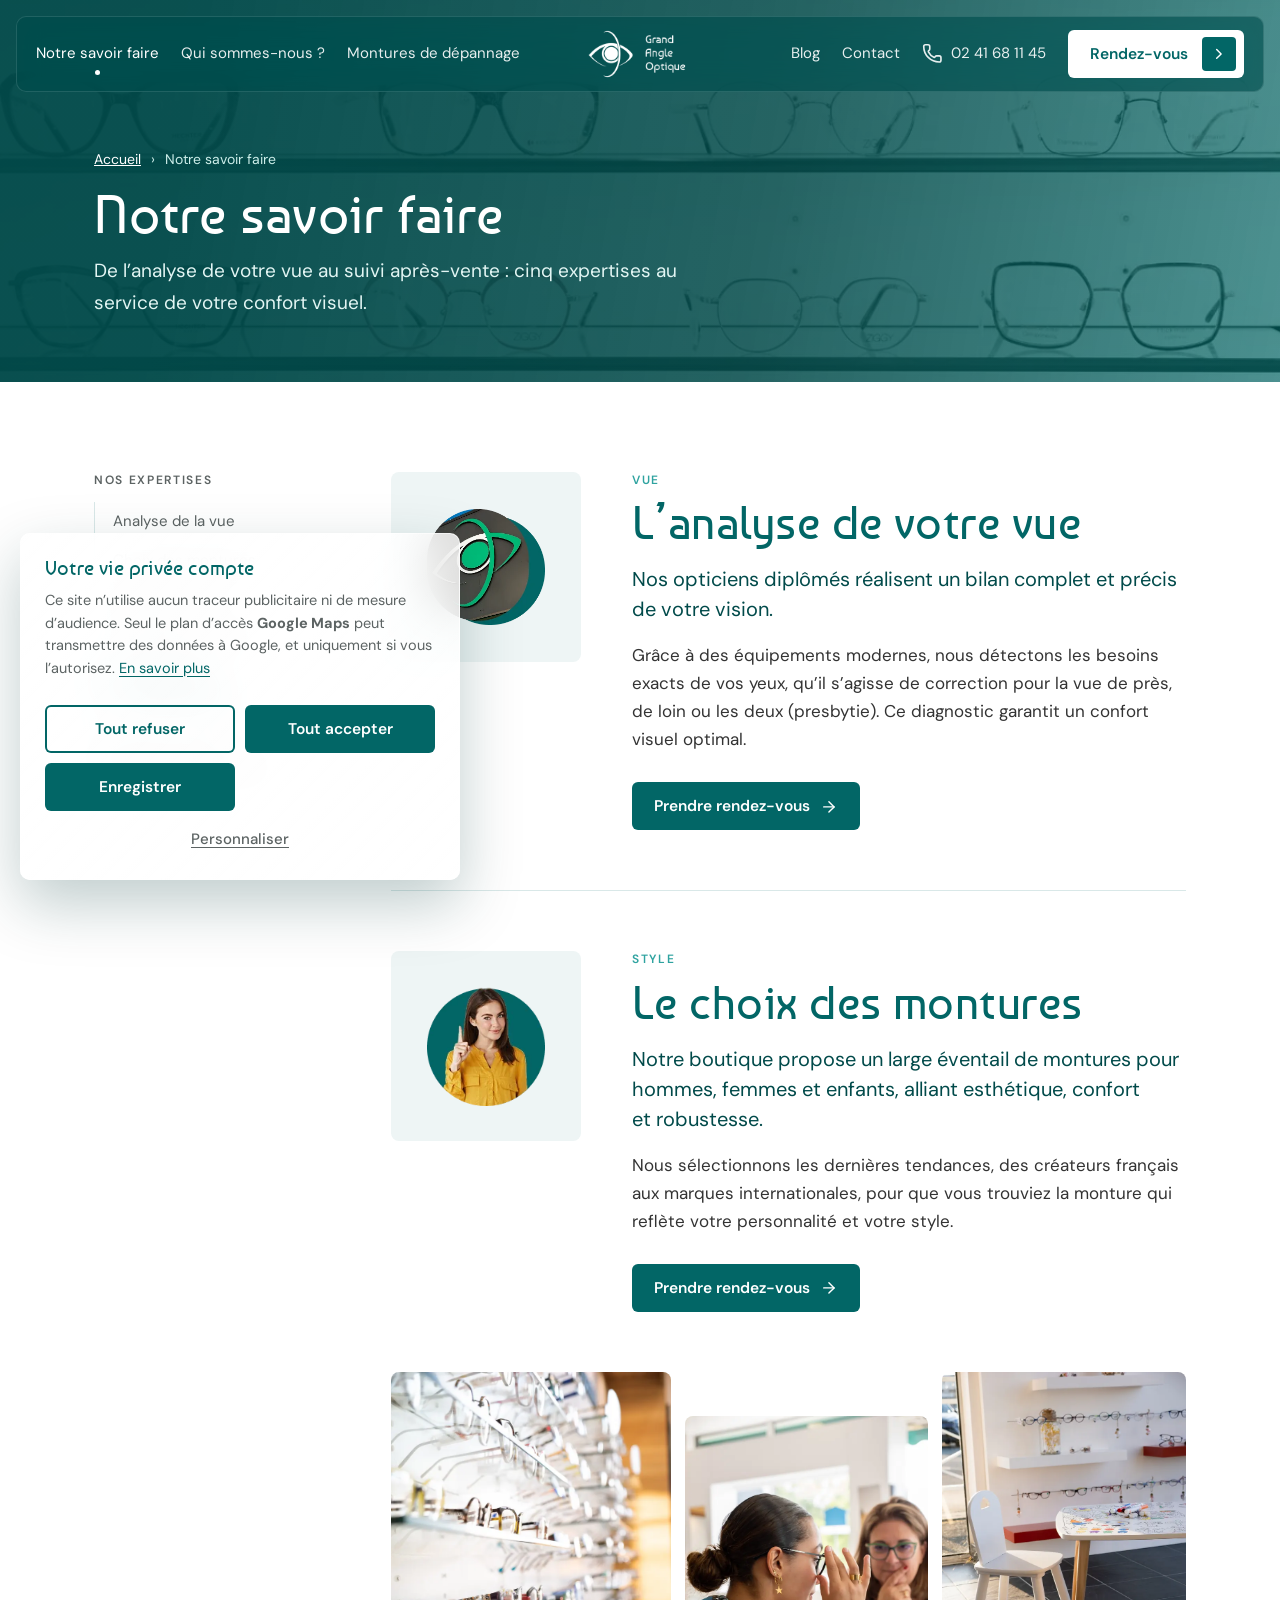
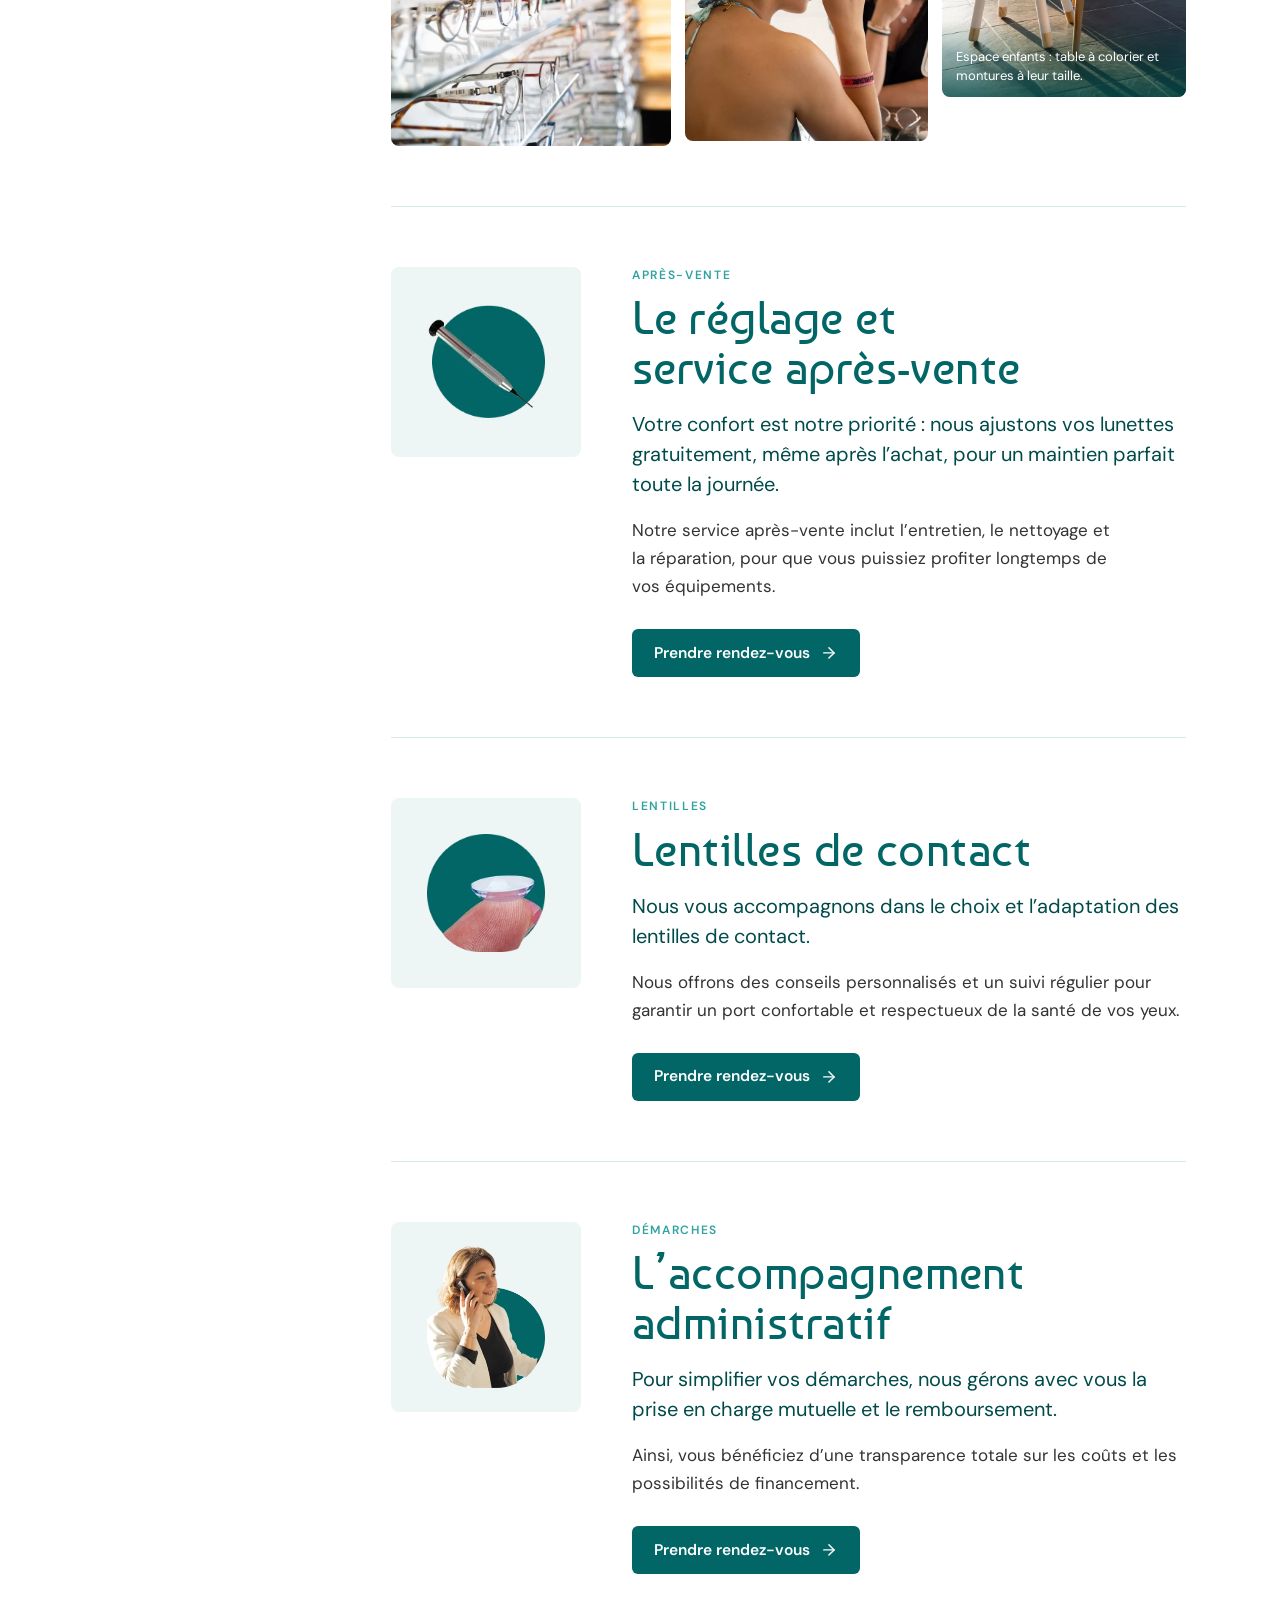
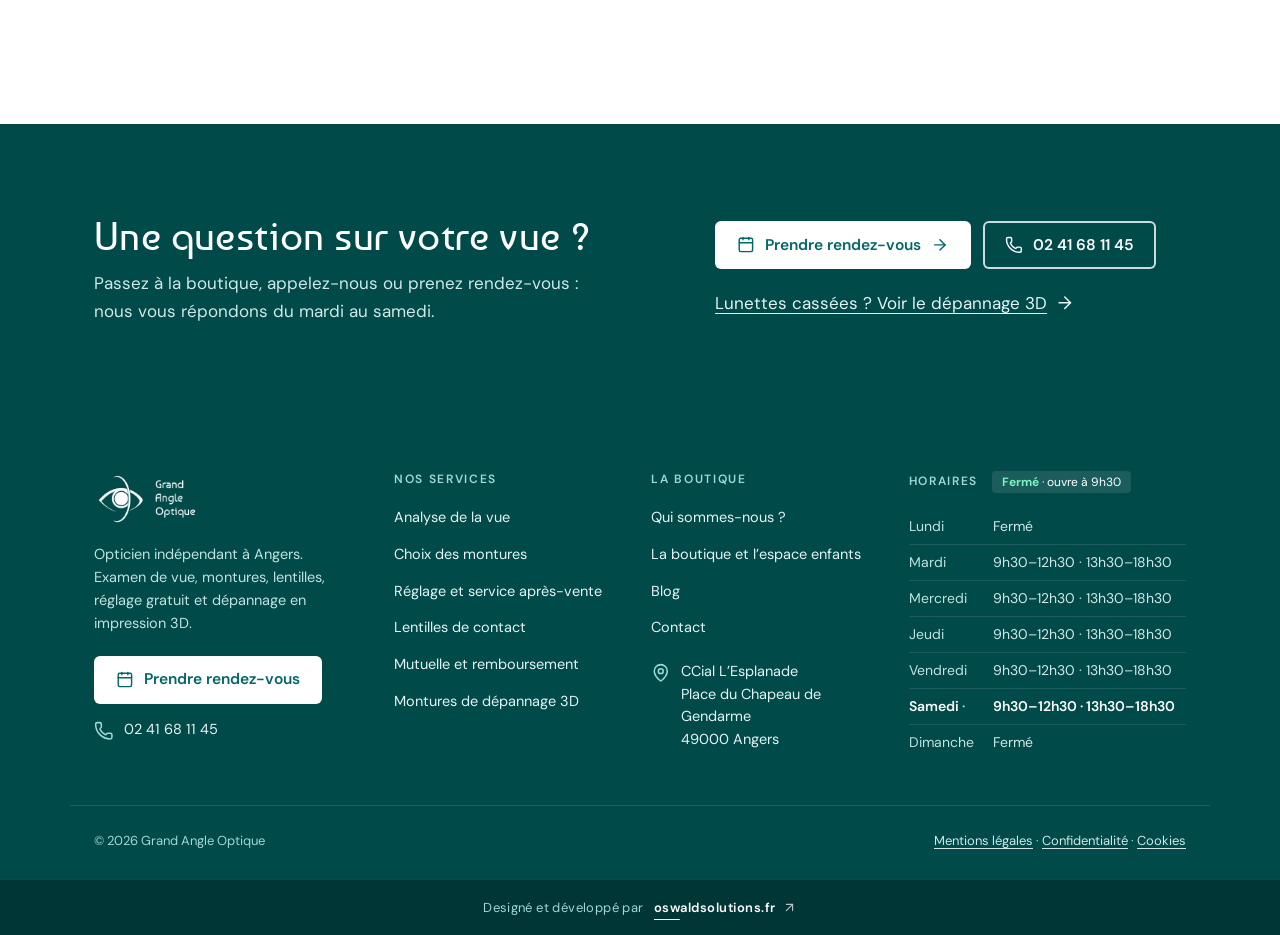
<file: notre-savoir-faire.html>
<!doctype html>
<html lang="fr">
<head>
<meta charset="utf-8">
<meta name="viewport" content="width=device-width, initial-scale=1">
<title>Notre savoir faire – Grand Angle Optique</title>
<meta name="robots" content="index,follow,max-image-preview:large">
<meta name="description" content="Verres, montures, lentilles : le savoir-faire de Grand Angle Optique.">
<link rel="canonical" href="https://grandangleoptique.fr/notre-savoir-faire.html">
<meta name="theme-color" content="#026666">
<meta property="og:type" content="website"><meta property="og:locale" content="fr_FR"><meta property="og:site_name" content="Grand Angle Optique">
<meta property="og:title" content="Notre savoir faire – Grand Angle Optique"><meta property="og:description" content="Verres, montures, lentilles : le savoir-faire de Grand Angle Optique."><meta property="og:url" content="https://grandangleoptique.fr/notre-savoir-faire.html"><meta property="og:image" content="https://grandangleoptique.fr/assets/logo.png">
<meta name="twitter:card" content="summary"><meta name="twitter:title" content="Notre savoir faire – Grand Angle Optique"><meta name="twitter:description" content="Verres, montures, lentilles : le savoir-faire de Grand Angle Optique.">
<link rel="icon" href="assets/logo.png">

<link rel="preload" href="assets/fonts/dmsans-latin.woff2" as="font" type="font/woff2" crossorigin>
<link rel="preload" href="assets/fonts/baumans-latin.woff2" as="font" type="font/woff2" crossorigin>
<link rel="stylesheet" href="style.css">
</head>
<body id="top">
<a class="skip" href="#contenu">Aller au contenu</a>
<header class="site-header">
  <nav id="nav" aria-label="Navigation principale">
    <div class="grp grp-l"><a href="index.html" class="m-only">Accueil</a><a href="notre-savoir-faire.html" aria-current="page">Notre savoir faire</a><a href="qui-sommes-nous.html">Qui sommes-nous&nbsp;?</a><a href="montures-de-depannage.html">Montures de dépannage</a></div>
    <div class="grp grp-r"><a href="blog.html">Blog</a><a href="contact.html">Contact</a><a class="nav-tel" href="tel:+33241681145" aria-label="Appeler le 02 41 68 11 45"><svg class="ic" viewBox="0 0 24 24" aria-hidden="true"><path d="M13.832 16.568a1 1 0 0 0 1.213-.303l.355-.465A2 2 0 0 1 17 15h3a2 2 0 0 1 2 2v3a2 2 0 0 1-2 2A18 18 0 0 1 2 4a2 2 0 0 1 2-2h3a2 2 0 0 1 2 2v3a2 2 0 0 1-.8 1.6l-.468.351a1 1 0 0 0-.292 1.233 14 14 0 0 0 6.392 6.384"/></svg><span>02 41 68 11 45</span></a><a href="index.html#rdv" class="pill">Rendez-vous<span class="pill-ic"><svg class="ic" viewBox="0 0 24 24" aria-hidden="true"><path d="m9 18 6-6-6-6"/></svg></span></a></div>
    <div class="nav-foot"><p>CCial L’Esplanade, Place du Chapeau de Gendarme<br>49000 Angers</p><p>Mar.–sam. 9h30–12h30 · 13h30–18h30 <b class="status-line" data-status></b></p></div>
  </nav>
  <a class="brand" href="index.html" aria-label="Grand Angle Optique – accueil"><img src="assets/logo.png" alt="Grand Angle Optique" width="150" height="75"></a>
  <button class="menu-btn" aria-label="Ouvrir le menu" aria-expanded="false" aria-controls="nav"><span></span><span></span></button>
</header>
<main id="contenu">
<section class="page-hero has-photo"><img class="ph-bg" src="assets/img/photos/vitrine-montures-1200.webp" alt="" width="1200" height="1599" decoding="async"><div class="wrap"><div class="ph-panel">
  <nav class="crumbs" aria-label="Fil d’Ariane"><a href="index.html">Accueil</a><span aria-hidden="true">›</span><span aria-current="page">Notre savoir faire</span></nav>
  <h1>Notre savoir faire</h1><p>De l’analyse de votre vue au suivi après-vente&nbsp;: cinq expertises au service de votre confort visuel.</p></div></div></section>
<section class="sf"><div class="wrap sf-layout"><aside class="sf-index" aria-label="Nos expertises"><p class="sf-index-title">Nos expertises</p><ul><li><a href="#analyse">Analyse de la vue</a></li><li><a href="#montures">Choix des montures</a></li><li><a href="#reglage">Réglage et SAV</a></li><li><a href="#lentilles">Lentilles de contact</a></li><li><a href="#administratif">Démarches administratives</a></li></ul><p class="sf-index-note">Du mardi au samedi,<br>9h30–12h30 · 13h30–18h30</p></aside><div><article class="sf-item" id="analyse"><figure class="sf-visual"><img alt="Enseigne Grand Angle Optique et son logo en forme d’œil" class="" decoding="async" height="225" loading="lazy" src="assets/img/enseigne.webp" width="228"/></figure><div class="sf-body"><p class="sf-tag">Vue</p><h2>L’analyse de votre vue</h2><p class="intro">Nos opticiens diplômés réalisent un bilan complet et précis de votre vision.</p><p>Grâce à des équipements modernes, nous détectons les besoins exacts de vos yeux, qu’il s’agisse de correction pour la vue de près, de loin ou les deux (presbytie). Ce diagnostic garantit un confort visuel optimal.</p><a class="btn" href="index.html#rdv">Prendre rendez-vous<svg class="ic" viewBox="0 0 24 24" aria-hidden="true"><path d="M5 12h14"/><path d="m12 5 7 7-7 7"/></svg></a></div></article>
<article class="sf-item" id="montures"><figure class="sf-visual"><img alt="Cliente souriante en plein choix de monture" class="" decoding="async" height="156" loading="lazy" src="assets/img/conseil.webp" width="154"/></figure><div class="sf-body"><p class="sf-tag">Style</p><h2>Le choix des montures</h2><p class="intro">Notre boutique propose un large éventail de montures pour hommes, femmes et enfants, alliant esthétique, confort et robustesse.</p><p>Nous sélectionnons les dernières tendances, des créateurs français aux marques internationales, pour que vous trouviez la monture qui reflète votre personnalité et votre style.</p><a class="btn" href="index.html#rdv">Prendre rendez-vous<svg class="ic" viewBox="0 0 24 24" aria-hidden="true"><path d="M5 12h14"/><path d="m12 5 7 7-7 7"/></svg></a></div></article>
<div class="sf-band" aria-label="La boutique en images"><figure class="sf-shot s1"><img alt="Étagères de la boutique garnies de montures, vues de côté" decoding="async" height="933" loading="lazy" sizes="(max-width:700px) 90vw, 360px" src="assets/img/photos/etagere-cote-700.webp" srcset="assets/img/photos/etagere-cote-700.webp 700w, assets/img/photos/etagere-cote-1200.webp 1200w" width="700"/></figure><figure class="sf-shot s2"><img alt="Une cliente essaie une monture pendant que l’opticienne la conseille" decoding="async" height="933" loading="lazy" sizes="(max-width:700px) 90vw, 360px" src="assets/img/photos/essayage-700.webp" srcset="assets/img/photos/essayage-700.webp 700w, assets/img/photos/essayage-1200.webp 1200w" width="700"/></figure><figure class="sf-shot s3"><img alt="Espace enfants : petite chaise, table à colorier et montures pour enfants au mur" decoding="async" height="933" loading="lazy" sizes="(max-width:700px) 90vw, 360px" src="assets/img/photos/espace-enfants-700.webp" srcset="assets/img/photos/espace-enfants-700.webp 700w, assets/img/photos/espace-enfants-1200.webp 1200w" width="700"/><figcaption>Espace enfants&nbsp;: table à colorier et montures à leur taille.</figcaption></figure></div>
<article class="sf-item" id="reglage"><figure class="sf-visual"><img alt="Tournevis de précision pour le réglage des lunettes" class="" decoding="async" height="155" loading="lazy" src="assets/img/reglage.webp" width="161"/></figure><div class="sf-body"><p class="sf-tag">Après-vente</p><h2>Le réglage et service après-vente</h2><p class="intro">Votre confort est notre priorité&nbsp;: nous ajustons vos lunettes gratuitement, même après l’achat, pour un maintien parfait toute la journée.</p><p>Notre service après-vente inclut l’entretien, le nettoyage et la réparation, pour que vous puissiez profiter longtemps de vos équipements.</p><a class="btn" href="index.html#rdv">Prendre rendez-vous<svg class="ic" viewBox="0 0 24 24" aria-hidden="true"><path d="M5 12h14"/><path d="m12 5 7 7-7 7"/></svg></a></div></article>
<article class="sf-item" id="lentilles"><figure class="sf-visual"><img alt="Lentille de contact posée sur le bout d’un doigt" class="" decoding="async" height="154" loading="lazy" src="assets/img/lentille.webp" width="154"/></figure><div class="sf-body"><p class="sf-tag">Lentilles</p><h2>Lentilles de contact</h2><p class="intro">Nous vous accompagnons dans le choix et l’adaptation des lentilles de contact.</p><p>Nous offrons des conseils personnalisés et un suivi régulier pour garantir un port confortable et respectueux de la santé de vos yeux.</p><a class="btn" href="index.html#rdv">Prendre rendez-vous<svg class="ic" viewBox="0 0 24 24" aria-hidden="true"><path d="M5 12h14"/><path d="m12 5 7 7-7 7"/></svg></a></div></article>
<article class="sf-item" id="administratif"><figure class="sf-visual"><img alt="Opticienne au téléphone avec une cliente" class="" decoding="async" height="282" loading="lazy" src="assets/img/telephone.webp" width="233"/></figure><div class="sf-body"><p class="sf-tag">Démarches</p><h2>L’accompagnement administratif</h2><p class="intro">Pour simplifier vos démarches, nous gérons avec vous la prise en charge mutuelle et le remboursement.</p><p>Ainsi, vous bénéficiez d’une transparence totale sur les coûts et les possibilités de financement.</p><a class="btn" href="index.html#rdv">Prendre rendez-vous<svg class="ic" viewBox="0 0 24 24" aria-hidden="true"><path d="M5 12h14"/><path d="m12 5 7 7-7 7"/></svg></a></div></article>
</div></div></section>
<section class="sf-end"><div class="wrap sf-end-in"><div><h2>Une question sur votre vue&nbsp;?</h2><p>Passez à la boutique, appelez-nous ou prenez rendez-vous&nbsp;: nous vous répondons du mardi au samedi.</p></div><div class="sf-end-actions"><a class="btn light" href="index.html#rdv"><svg class="ic" viewBox="0 0 24 24" aria-hidden="true"><path d="M8 2v3"/><path d="M16 2v3"/><rect x="3" y="3" width="18" height="18" rx="2"/><path d="M3 9h18"/></svg>Prendre rendez-vous<svg class="ic" viewBox="0 0 24 24" aria-hidden="true"><path d="M5 12h14"/><path d="m12 5 7 7-7 7"/></svg></a><a class="btn ghost on-dark" href="tel:+33241681145"><svg class="ic" viewBox="0 0 24 24" aria-hidden="true"><path d="M13.832 16.568a1 1 0 0 0 1.213-.303l.355-.465A2 2 0 0 1 17 15h3a2 2 0 0 1 2 2v3a2 2 0 0 1-2 2A18 18 0 0 1 2 4a2 2 0 0 1 2-2h3a2 2 0 0 1 2 2v3a2 2 0 0 1-.8 1.6l-.468.351a1 1 0 0 0-.292 1.233 14 14 0 0 0 6.392 6.384"/></svg>02 41 68 11 45</a><a class="sf-more" href="montures-de-depannage.html">Lunettes cassées&nbsp;? Voir le dépannage 3D<svg class="ic" viewBox="0 0 24 24" aria-hidden="true"><path d="M5 12h14"/><path d="m12 5 7 7-7 7"/></svg></a></div></div></section>
</main>
<footer class="site-footer ft">
  <div class="wrap ft-grid">
    <div class="ft-col ft-brand">
      <a href="index.html" aria-label="Grand Angle Optique – accueil"><img src="assets/logo.png" alt="Grand Angle Optique" width="150" height="75" loading="lazy"></a>
      <p>Opticien indépendant à Angers. Examen de vue, montures, lentilles, réglage gratuit et dépannage en impression 3D.</p>
      <div class="ft-actions"><a class="btn light" href="index.html#rdv"><svg class="ic" viewBox="0 0 24 24" aria-hidden="true"><path d="M8 2v3"/><path d="M16 2v3"/><rect x="3" y="3" width="18" height="18" rx="2"/><path d="M3 9h18"/></svg>Prendre rendez-vous</a><a class="ft-link" href="tel:+33241681145"><svg class="ic" viewBox="0 0 24 24" aria-hidden="true"><path d="M13.832 16.568a1 1 0 0 0 1.213-.303l.355-.465A2 2 0 0 1 17 15h3a2 2 0 0 1 2 2v3a2 2 0 0 1-2 2A18 18 0 0 1 2 4a2 2 0 0 1 2-2h3a2 2 0 0 1 2 2v3a2 2 0 0 1-.8 1.6l-.468.351a1 1 0 0 0-.292 1.233 14 14 0 0 0 6.392 6.384"/></svg>02 41 68 11 45</a></div>
    </div>
    <nav class="ft-col" aria-label="Nos services"><h2>Nos services</h2><ul><li><a href="notre-savoir-faire.html#analyse">Analyse de la vue</a></li><li><a href="notre-savoir-faire.html#montures">Choix des montures</a></li><li><a href="notre-savoir-faire.html#reglage">Réglage et service après-vente</a></li><li><a href="notre-savoir-faire.html#lentilles">Lentilles de contact</a></li><li><a href="notre-savoir-faire.html#administratif">Mutuelle et remboursement</a></li><li><a href="montures-de-depannage.html">Montures de dépannage 3D</a></li></ul></nav>
    <div class="ft-col"><h2>La boutique</h2>
      <ul><li><a href="qui-sommes-nous.html">Qui sommes-nous&nbsp;?</a></li><li><a href="qui-sommes-nous.html#boutique">La boutique et l’espace enfants</a></li><li><a href="blog.html">Blog</a></li><li><a href="contact.html">Contact</a></li></ul>
      <address><a class="ft-link" href="https://www.google.com/maps/search/?api=1&amp;query=Grand+Angle+Optique+Angers" target="_blank" rel="noopener"><svg class="ic" viewBox="0 0 24 24" aria-hidden="true"><path d="M20 10c0 4.993-5.539 10.193-7.399 11.799a1 1 0 0 1-1.202 0C9.539 20.193 4 14.993 4 10a8 8 0 0 1 16 0"/><circle cx="12" cy="10" r="3"/></svg><span>CCial L’Esplanade<br>Place du Chapeau de Gendarme<br>49000 Angers</span></a></address>
    </div>
    <div class="ft-col"><h2>Horaires <b class="status-line" data-status></b></h2>
      <table class="ft-hours"><caption class="sr">Horaires d’ouverture</caption><tbody><tr data-day="1"><th scope="row">Lundi</th><td>Fermé</td></tr><tr data-day="2"><th scope="row">Mardi</th><td>9h30–12h30 · 13h30–18h30</td></tr><tr data-day="3"><th scope="row">Mercredi</th><td>9h30–12h30 · 13h30–18h30</td></tr><tr data-day="4"><th scope="row">Jeudi</th><td>9h30–12h30 · 13h30–18h30</td></tr><tr data-day="5"><th scope="row">Vendredi</th><td>9h30–12h30 · 13h30–18h30</td></tr><tr data-day="6"><th scope="row">Samedi</th><td>9h30–12h30 · 13h30–18h30</td></tr><tr data-day="0"><th scope="row">Dimanche</th><td>Fermé</td></tr></tbody></table>
    </div>
  </div>
  <div class="wrap ft-bottom">
    <p>© <span id="y"></span> Grand Angle Optique</p>
    <p><a href="mentions-legales.html">Mentions légales</a><span aria-hidden="true"> · </span><a href="politique-de-confidentialite.html">Confidentialité</a><span aria-hidden="true"> · </span><button type="button" class="linkbtn" data-cookie-open>Cookies</button></p>
  </div>
<div class="credit"><p><span>Designé et développé par</span> <a href="https://oswaldsolutions.fr" target="_blank" rel="noopener" aria-label="oswaldsolutions.fr (nouvel onglet)">oswaldsolutions.fr<svg class="ic" viewBox="0 0 24 24" aria-hidden="true"><path d="M7 7h10v10"/><path d="M7 17 17 7"/></svg></a></p></div>
</footer>
<nav class="quickbar" aria-label="Actions rapides">
  <a href="tel:+33241681145"><svg class="ic" viewBox="0 0 24 24" aria-hidden="true"><path d="M13.832 16.568a1 1 0 0 0 1.213-.303l.355-.465A2 2 0 0 1 17 15h3a2 2 0 0 1 2 2v3a2 2 0 0 1-2 2A18 18 0 0 1 2 4a2 2 0 0 1 2-2h3a2 2 0 0 1 2 2v3a2 2 0 0 1-.8 1.6l-.468.351a1 1 0 0 0-.292 1.233 14 14 0 0 0 6.392 6.384"/></svg><span>Appeler</span></a>
  <a href="https://www.google.com/maps/search/?api=1&amp;query=Grand+Angle+Optique+Angers" target="_blank" rel="noopener"><svg class="ic" viewBox="0 0 24 24" aria-hidden="true"><path d="M20 10c0 4.993-5.539 10.193-7.399 11.799a1 1 0 0 1-1.202 0C9.539 20.193 4 14.993 4 10a8 8 0 0 1 16 0"/><circle cx="12" cy="10" r="3"/></svg><span>Itinéraire</span></a>
  <a href="index.html#rdv" class="primary"><svg class="ic" viewBox="0 0 24 24" aria-hidden="true"><path d="M8 2v3"/><path d="M16 2v3"/><rect x="3" y="3" width="18" height="18" rx="2"/><path d="M3 9h18"/></svg><span>Rendez-vous</span></a>
</nav>
<button class="totop" type="button" aria-label="Revenir en haut"><svg class="ic" viewBox="0 0 24 24" aria-hidden="true"><path d="m5 12 7-7 7 7"/><path d="M12 19V5"/></svg></button>
<script src="script.js"></script>
</body>
</html>
</file>
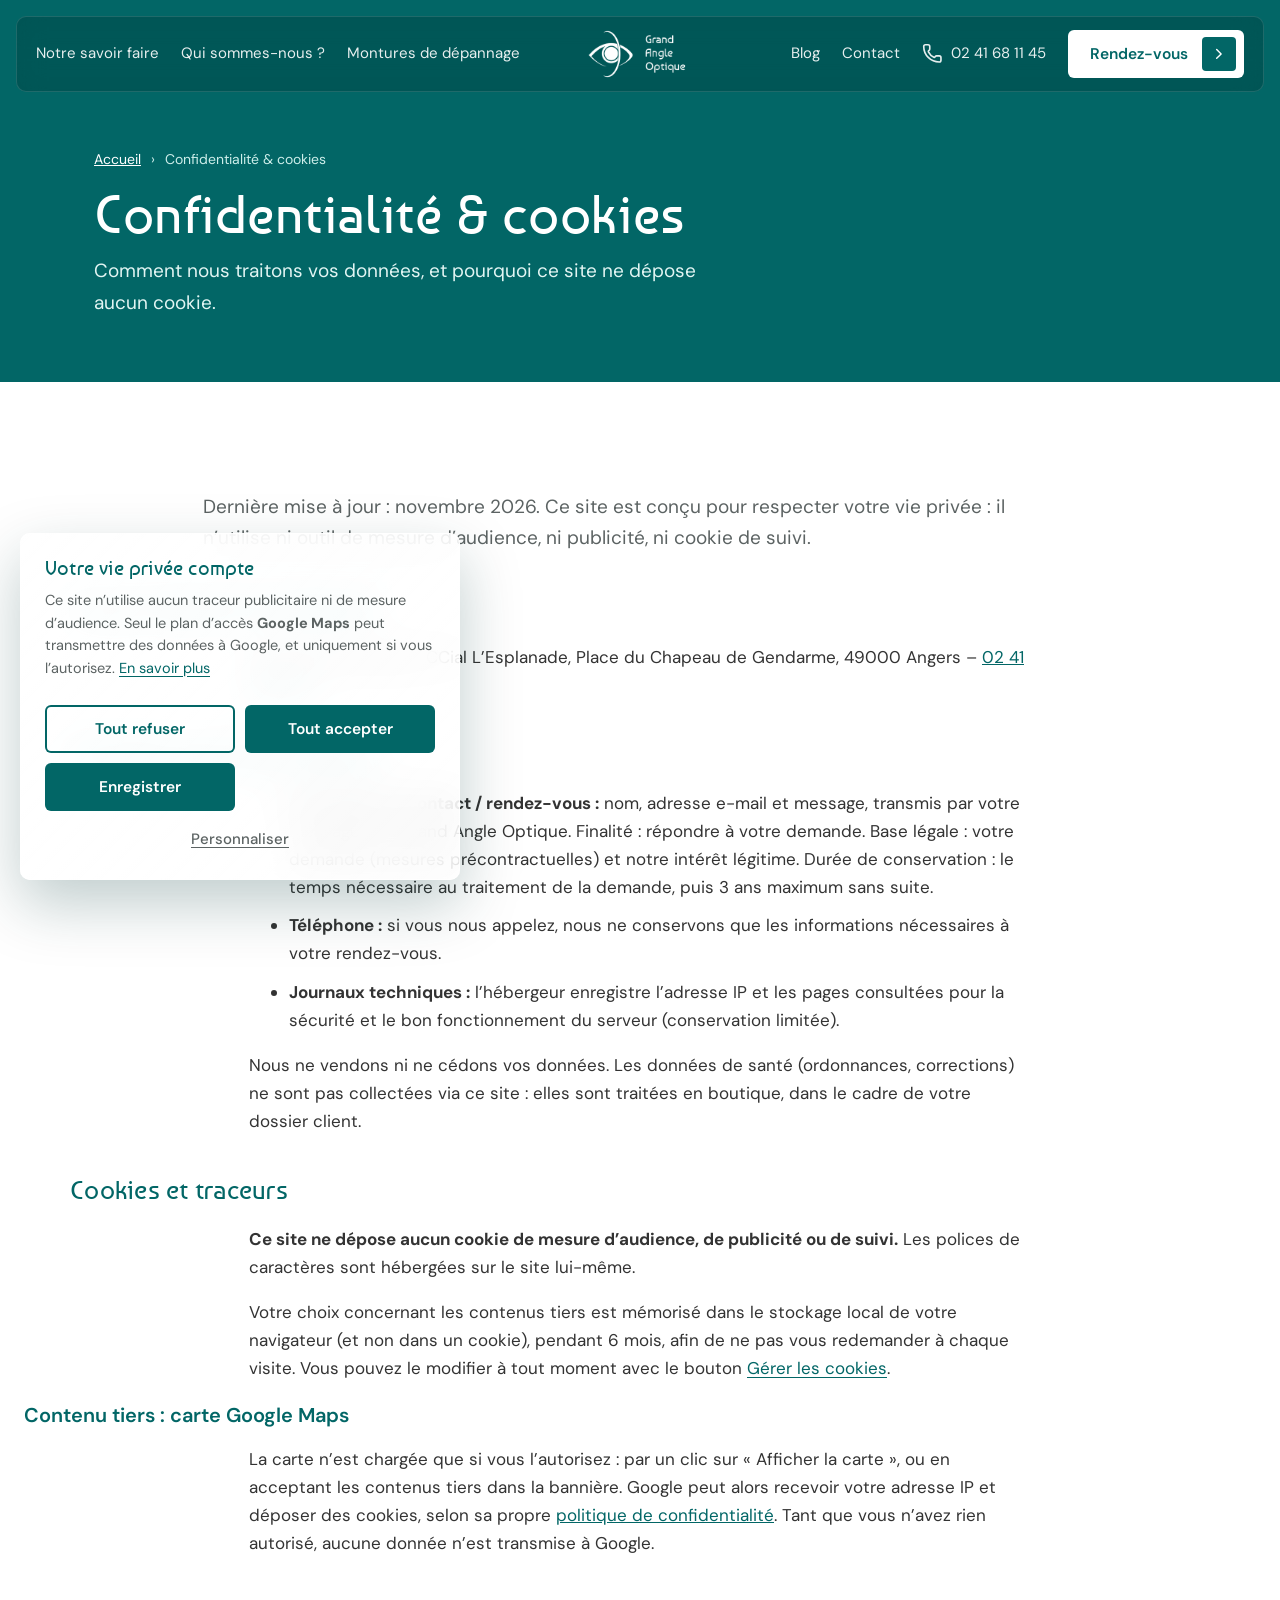
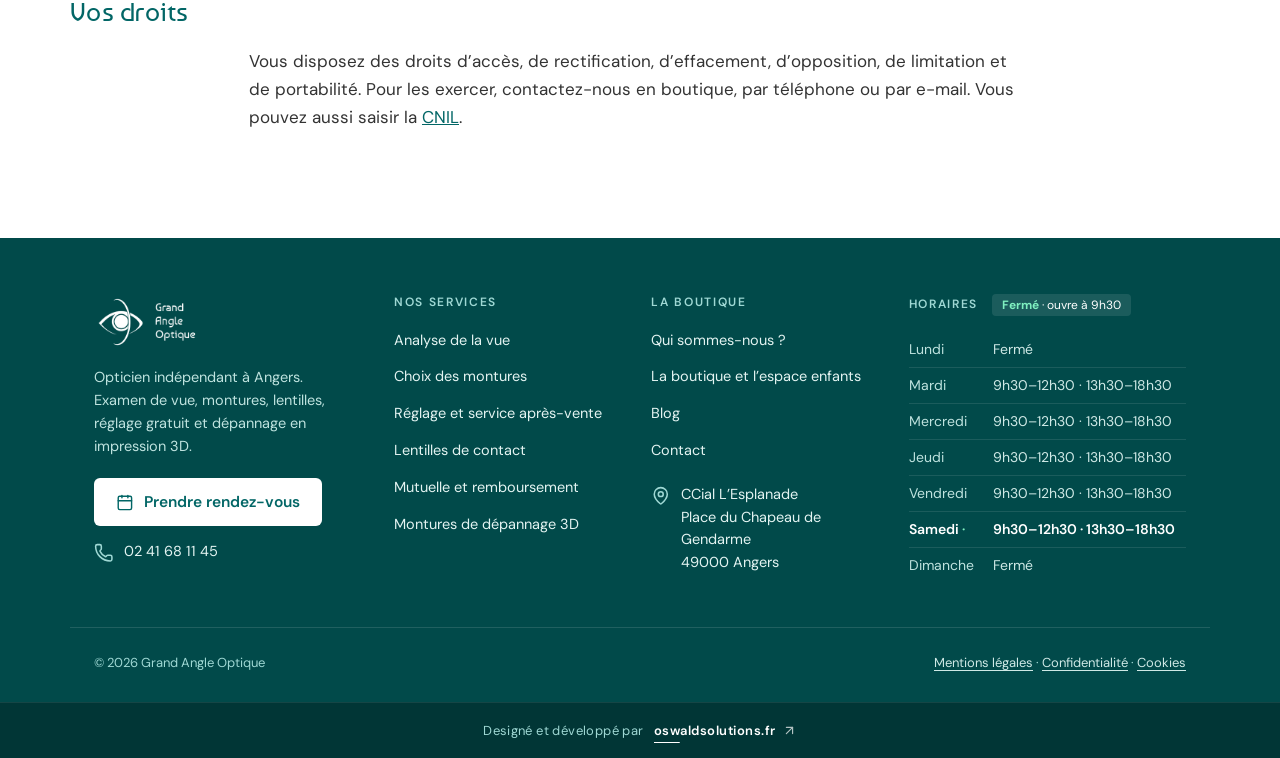
<file: politique-de-confidentialite.html>
<!doctype html>
<html lang="fr">
<head>
<meta charset="utf-8">
<meta name="viewport" content="width=device-width, initial-scale=1">
<title>Confidentialité &amp; cookies – Grand Angle Optique</title>
<meta name="robots" content="noindex,follow">
<meta name="description" content="Politique de confidentialité et utilisation des cookies sur grandangleoptique.fr.">
<link rel="canonical" href="https://grandangleoptique.fr/politique-de-confidentialite.html">
<meta name="theme-color" content="#026666">
<meta property="og:type" content="website"><meta property="og:locale" content="fr_FR"><meta property="og:site_name" content="Grand Angle Optique">
<meta property="og:title" content="Confidentialité &amp; cookies"><meta property="og:description" content="Politique de confidentialité et utilisation des cookies sur grandangleoptique.fr."><meta property="og:url" content="https://grandangleoptique.fr/politique-de-confidentialite.html"><meta property="og:image" content="https://grandangleoptique.fr/assets/logo.png">
<meta name="twitter:card" content="summary"><meta name="twitter:title" content="Confidentialité &amp; cookies"><meta name="twitter:description" content="Politique de confidentialité et utilisation des cookies sur grandangleoptique.fr.">
<link rel="icon" href="assets/logo.png">

<link rel="preload" href="assets/fonts/dmsans-latin.woff2" as="font" type="font/woff2" crossorigin>
<link rel="preload" href="assets/fonts/baumans-latin.woff2" as="font" type="font/woff2" crossorigin>
<link rel="stylesheet" href="style.css">
</head>
<body id="top">
<a class="skip" href="#contenu">Aller au contenu</a>
<header class="site-header">
  <nav id="nav" aria-label="Navigation principale">
    <div class="grp grp-l"><a href="index.html" class="m-only">Accueil</a><a href="notre-savoir-faire.html">Notre savoir faire</a><a href="qui-sommes-nous.html">Qui sommes-nous&nbsp;?</a><a href="montures-de-depannage.html">Montures de dépannage</a></div>
    <div class="grp grp-r"><a href="blog.html">Blog</a><a href="contact.html">Contact</a><a class="nav-tel" href="tel:+33241681145" aria-label="Appeler le 02 41 68 11 45"><svg class="ic" viewBox="0 0 24 24" aria-hidden="true"><path d="M13.832 16.568a1 1 0 0 0 1.213-.303l.355-.465A2 2 0 0 1 17 15h3a2 2 0 0 1 2 2v3a2 2 0 0 1-2 2A18 18 0 0 1 2 4a2 2 0 0 1 2-2h3a2 2 0 0 1 2 2v3a2 2 0 0 1-.8 1.6l-.468.351a1 1 0 0 0-.292 1.233 14 14 0 0 0 6.392 6.384"/></svg><span>02 41 68 11 45</span></a><a href="index.html#rdv" class="pill">Rendez-vous<span class="pill-ic"><svg class="ic" viewBox="0 0 24 24" aria-hidden="true"><path d="m9 18 6-6-6-6"/></svg></span></a></div>
    <div class="nav-foot"><p>CCial L’Esplanade, Place du Chapeau de Gendarme<br>49000 Angers</p><p>Mar.–sam. 9h30–12h30 · 13h30–18h30 <b class="status-line" data-status></b></p></div>
  </nav>
  <a class="brand" href="index.html" aria-label="Grand Angle Optique – accueil"><img src="assets/logo.png" alt="Grand Angle Optique" width="150" height="75"></a>
  <button class="menu-btn" aria-label="Ouvrir le menu" aria-expanded="false" aria-controls="nav"><span></span><span></span></button>
</header>
<main id="contenu"><section class="page-hero"><div class="wrap">
  <nav class="crumbs" aria-label="Fil d’Ariane"><a href="index.html">Accueil</a><span aria-hidden="true">›</span><span aria-current="page">Confidentialité &amp; cookies</span></nav>
  <h1>Confidentialité &amp; cookies</h1><p>Comment nous traitons vos données, et pourquoi ce site ne dépose aucun cookie.</p></div></section>
<section class="section legal-page">

<p class="lead">Dernière mise à jour&nbsp;: novembre 2026. Ce site est conçu pour respecter votre vie privée&nbsp;: il n’utilise ni outil de mesure d’audience, ni publicité, ni cookie de suivi.</p>
<h2>Responsable du traitement</h2>
<p>Grand Angle Optique, CCial L’Esplanade, Place du Chapeau de Gendarme, 49000 Angers – <a href="tel:+33241681145">02 41 68 11 45</a>.</p>
<h2>Données que nous traitons</h2>
<ul>
<li><strong>Formulaire de contact / rendez-vous&nbsp;:</strong> nom, adresse e-mail et message, transmis par votre messagerie à Grand Angle Optique. Finalité&nbsp;: répondre à votre demande. Base légale&nbsp;: votre demande (mesures précontractuelles) et notre intérêt légitime. Durée de conservation&nbsp;: le temps nécessaire au traitement de la demande, puis 3 ans maximum sans suite.</li>
<li><strong>Téléphone&nbsp;:</strong> si vous nous appelez, nous ne conservons que les informations nécessaires à votre rendez-vous.</li>
<li><strong>Journaux techniques&nbsp;:</strong> l’hébergeur enregistre l’adresse IP et les pages consultées pour la sécurité et le bon fonctionnement du serveur (conservation limitée).</li>
</ul>
<p>Nous ne vendons ni ne cédons vos données. Les données de santé (ordonnances, corrections) ne sont pas collectées via ce site&nbsp;: elles sont traitées en boutique, dans le cadre de votre dossier client.</p>
<h2>Cookies et traceurs</h2>
<p><strong>Ce site ne dépose aucun cookie de mesure d’audience, de publicité ou de suivi.</strong> Les polices de caractères sont hébergées sur le site lui-même.</p>
<p>Votre choix concernant les contenus tiers est mémorisé dans le stockage local de votre navigateur (et non dans un cookie), pendant 6 mois, afin de ne pas vous redemander à chaque visite. Vous pouvez le modifier à tout moment avec le bouton <button type="button" class="linkbtn" data-cookie-open>Gérer les cookies</button>.</p>
<h3>Contenu tiers&nbsp;: carte Google Maps</h3>
<p>La carte n’est chargée que si vous l’autorisez&nbsp;: par un clic sur «&nbsp;Afficher la carte&nbsp;», ou en acceptant les contenus tiers dans la bannière. Google peut alors recevoir votre adresse IP et déposer des cookies, selon sa propre <a href="https://policies.google.com/privacy" rel="noopener">politique de confidentialité</a>. Tant que vous n’avez rien autorisé, aucune donnée n’est transmise à Google.</p>
<h2>Vos droits</h2>
<p>Vous disposez des droits d’accès, de rectification, d’effacement, d’opposition, de limitation et de portabilité. Pour les exercer, contactez-nous en boutique, par téléphone ou par e-mail. Vous pouvez aussi saisir la <a href="https://www.cnil.fr/fr/plaintes" rel="noopener">CNIL</a>.</p>

</section>
</main>
<footer class="site-footer ft">
  <div class="wrap ft-grid">
    <div class="ft-col ft-brand">
      <a href="index.html" aria-label="Grand Angle Optique – accueil"><img src="assets/logo.png" alt="Grand Angle Optique" width="150" height="75" loading="lazy"></a>
      <p>Opticien indépendant à Angers. Examen de vue, montures, lentilles, réglage gratuit et dépannage en impression 3D.</p>
      <div class="ft-actions"><a class="btn light" href="index.html#rdv"><svg class="ic" viewBox="0 0 24 24" aria-hidden="true"><path d="M8 2v3"/><path d="M16 2v3"/><rect x="3" y="3" width="18" height="18" rx="2"/><path d="M3 9h18"/></svg>Prendre rendez-vous</a><a class="ft-link" href="tel:+33241681145"><svg class="ic" viewBox="0 0 24 24" aria-hidden="true"><path d="M13.832 16.568a1 1 0 0 0 1.213-.303l.355-.465A2 2 0 0 1 17 15h3a2 2 0 0 1 2 2v3a2 2 0 0 1-2 2A18 18 0 0 1 2 4a2 2 0 0 1 2-2h3a2 2 0 0 1 2 2v3a2 2 0 0 1-.8 1.6l-.468.351a1 1 0 0 0-.292 1.233 14 14 0 0 0 6.392 6.384"/></svg>02 41 68 11 45</a></div>
    </div>
    <nav class="ft-col" aria-label="Nos services"><h2>Nos services</h2><ul><li><a href="notre-savoir-faire.html#analyse">Analyse de la vue</a></li><li><a href="notre-savoir-faire.html#montures">Choix des montures</a></li><li><a href="notre-savoir-faire.html#reglage">Réglage et service après-vente</a></li><li><a href="notre-savoir-faire.html#lentilles">Lentilles de contact</a></li><li><a href="notre-savoir-faire.html#administratif">Mutuelle et remboursement</a></li><li><a href="montures-de-depannage.html">Montures de dépannage 3D</a></li></ul></nav>
    <div class="ft-col"><h2>La boutique</h2>
      <ul><li><a href="qui-sommes-nous.html">Qui sommes-nous&nbsp;?</a></li><li><a href="qui-sommes-nous.html#boutique">La boutique et l’espace enfants</a></li><li><a href="blog.html">Blog</a></li><li><a href="contact.html">Contact</a></li></ul>
      <address><a class="ft-link" href="https://www.google.com/maps/search/?api=1&amp;query=Grand+Angle+Optique+Angers" target="_blank" rel="noopener"><svg class="ic" viewBox="0 0 24 24" aria-hidden="true"><path d="M20 10c0 4.993-5.539 10.193-7.399 11.799a1 1 0 0 1-1.202 0C9.539 20.193 4 14.993 4 10a8 8 0 0 1 16 0"/><circle cx="12" cy="10" r="3"/></svg><span>CCial L’Esplanade<br>Place du Chapeau de Gendarme<br>49000 Angers</span></a></address>
    </div>
    <div class="ft-col"><h2>Horaires <b class="status-line" data-status></b></h2>
      <table class="ft-hours"><caption class="sr">Horaires d’ouverture</caption><tbody><tr data-day="1"><th scope="row">Lundi</th><td>Fermé</td></tr><tr data-day="2"><th scope="row">Mardi</th><td>9h30–12h30 · 13h30–18h30</td></tr><tr data-day="3"><th scope="row">Mercredi</th><td>9h30–12h30 · 13h30–18h30</td></tr><tr data-day="4"><th scope="row">Jeudi</th><td>9h30–12h30 · 13h30–18h30</td></tr><tr data-day="5"><th scope="row">Vendredi</th><td>9h30–12h30 · 13h30–18h30</td></tr><tr data-day="6"><th scope="row">Samedi</th><td>9h30–12h30 · 13h30–18h30</td></tr><tr data-day="0"><th scope="row">Dimanche</th><td>Fermé</td></tr></tbody></table>
    </div>
  </div>
  <div class="wrap ft-bottom">
    <p>© <span id="y"></span> Grand Angle Optique</p>
    <p><a href="mentions-legales.html">Mentions légales</a><span aria-hidden="true"> · </span><a href="politique-de-confidentialite.html">Confidentialité</a><span aria-hidden="true"> · </span><button type="button" class="linkbtn" data-cookie-open>Cookies</button></p>
  </div>
<div class="credit"><p><span>Designé et développé par</span> <a href="https://oswaldsolutions.fr" target="_blank" rel="noopener" aria-label="oswaldsolutions.fr (nouvel onglet)">oswaldsolutions.fr<svg class="ic" viewBox="0 0 24 24" aria-hidden="true"><path d="M7 7h10v10"/><path d="M7 17 17 7"/></svg></a></p></div>
</footer>
<nav class="quickbar" aria-label="Actions rapides">
  <a href="tel:+33241681145"><svg class="ic" viewBox="0 0 24 24" aria-hidden="true"><path d="M13.832 16.568a1 1 0 0 0 1.213-.303l.355-.465A2 2 0 0 1 17 15h3a2 2 0 0 1 2 2v3a2 2 0 0 1-2 2A18 18 0 0 1 2 4a2 2 0 0 1 2-2h3a2 2 0 0 1 2 2v3a2 2 0 0 1-.8 1.6l-.468.351a1 1 0 0 0-.292 1.233 14 14 0 0 0 6.392 6.384"/></svg><span>Appeler</span></a>
  <a href="https://www.google.com/maps/search/?api=1&amp;query=Grand+Angle+Optique+Angers" target="_blank" rel="noopener"><svg class="ic" viewBox="0 0 24 24" aria-hidden="true"><path d="M20 10c0 4.993-5.539 10.193-7.399 11.799a1 1 0 0 1-1.202 0C9.539 20.193 4 14.993 4 10a8 8 0 0 1 16 0"/><circle cx="12" cy="10" r="3"/></svg><span>Itinéraire</span></a>
  <a href="index.html#rdv" class="primary"><svg class="ic" viewBox="0 0 24 24" aria-hidden="true"><path d="M8 2v3"/><path d="M16 2v3"/><rect x="3" y="3" width="18" height="18" rx="2"/><path d="M3 9h18"/></svg><span>Rendez-vous</span></a>
</nav>
<button class="totop" type="button" aria-label="Revenir en haut"><svg class="ic" viewBox="0 0 24 24" aria-hidden="true"><path d="m5 12 7-7 7 7"/><path d="M12 19V5"/></svg></button>
<script src="script.js"></script>
</body>
</html>
</file>
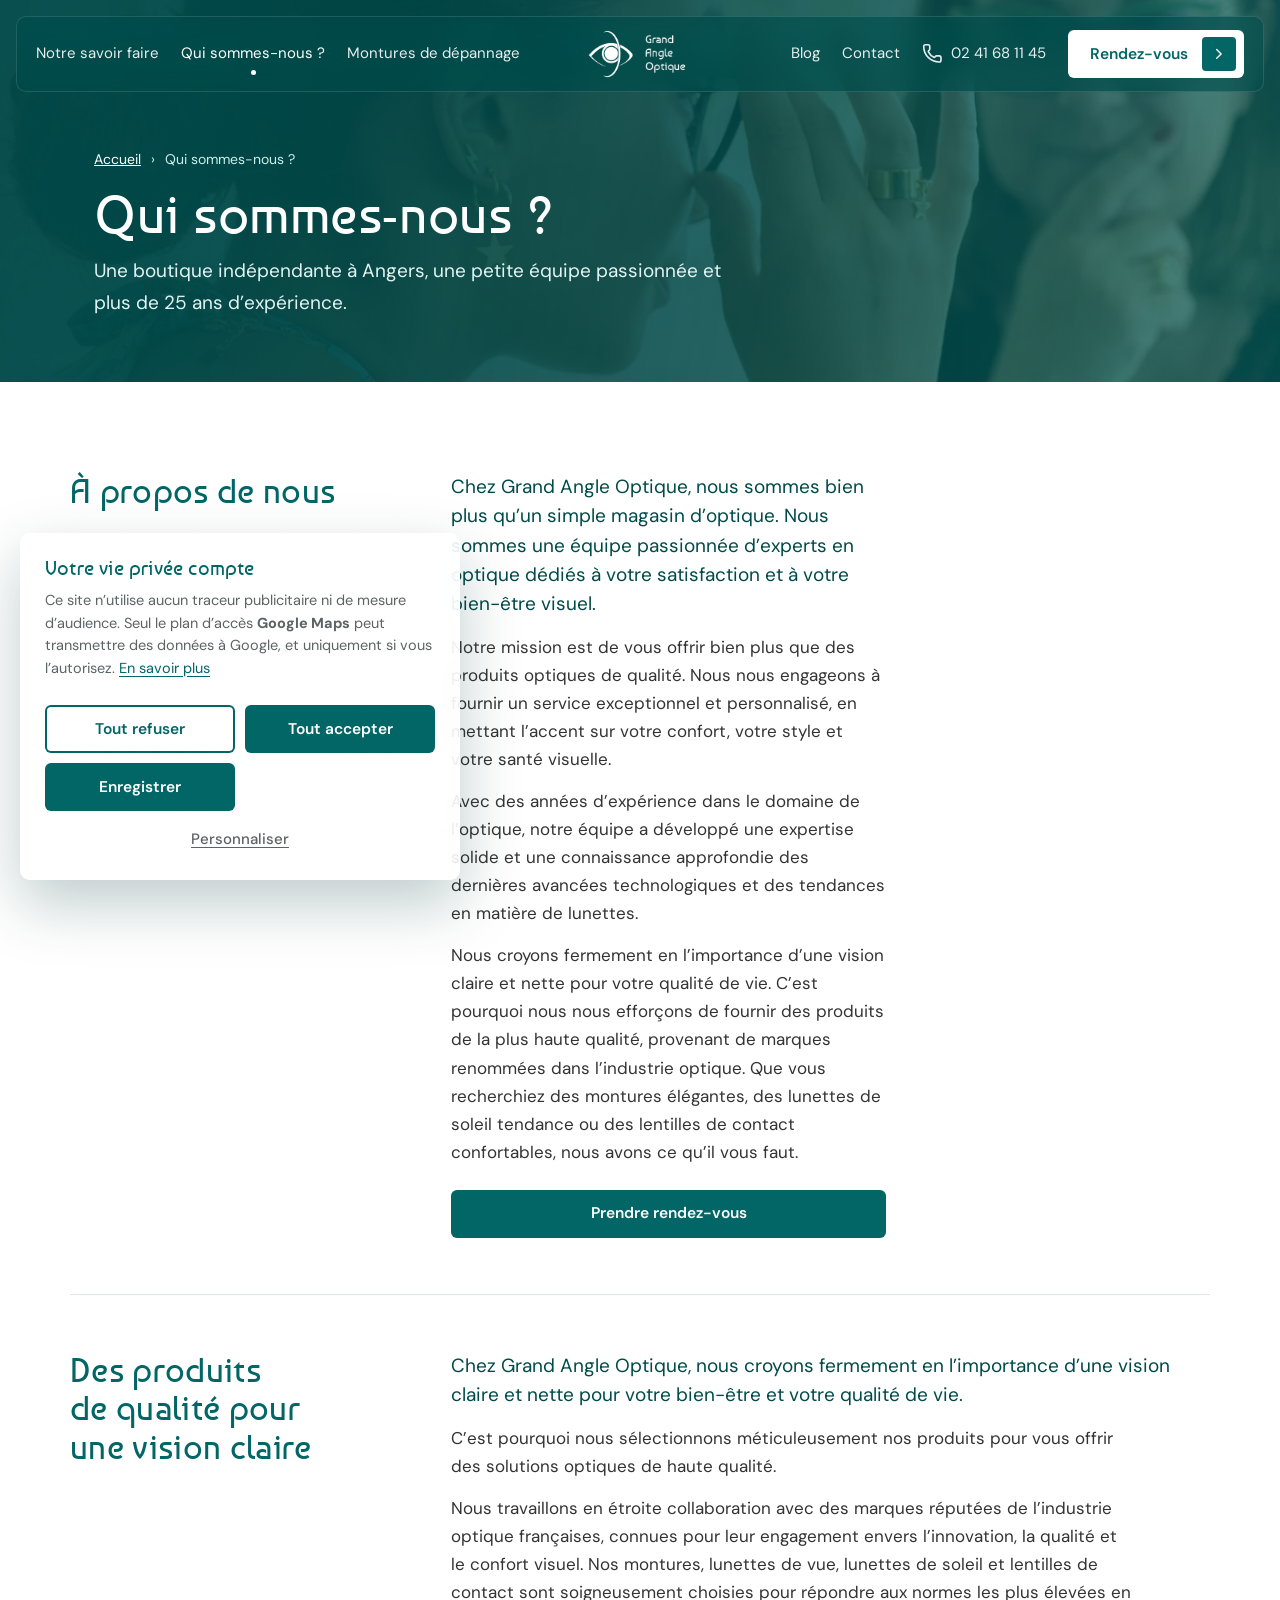
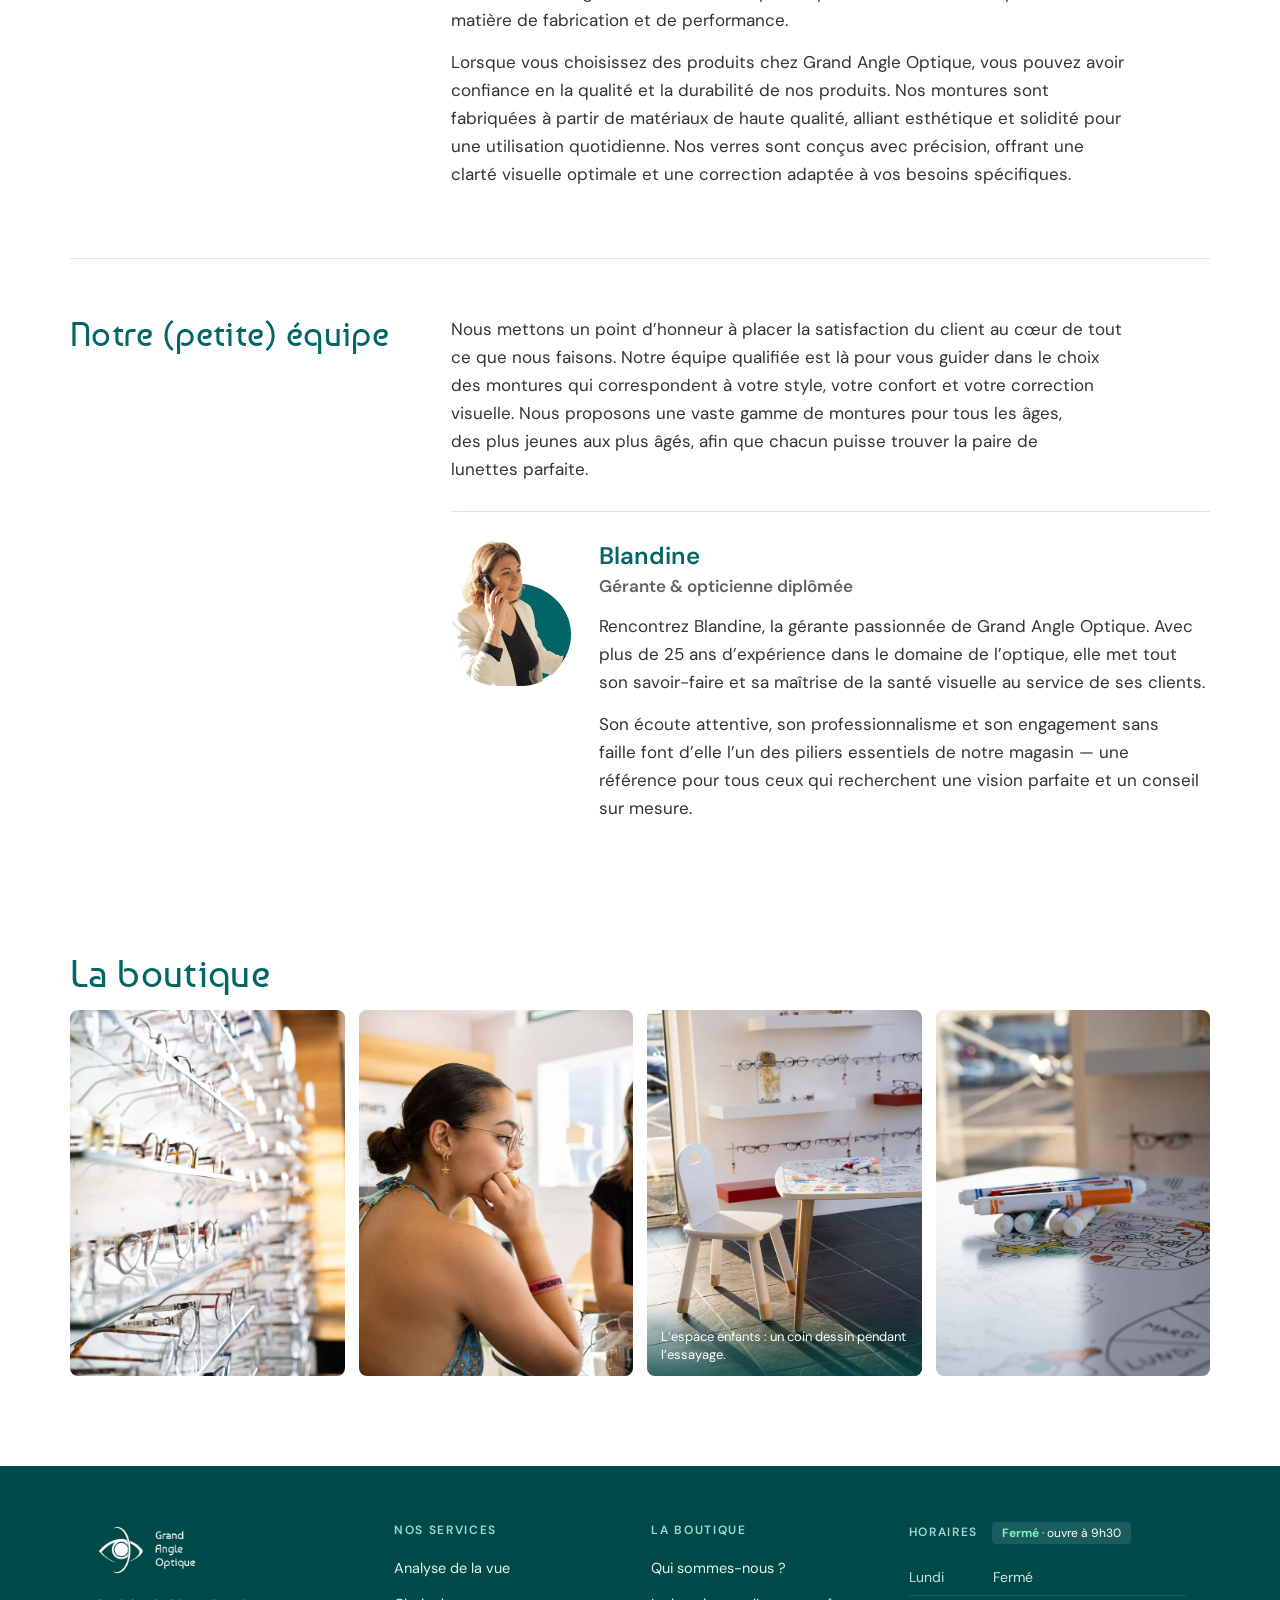
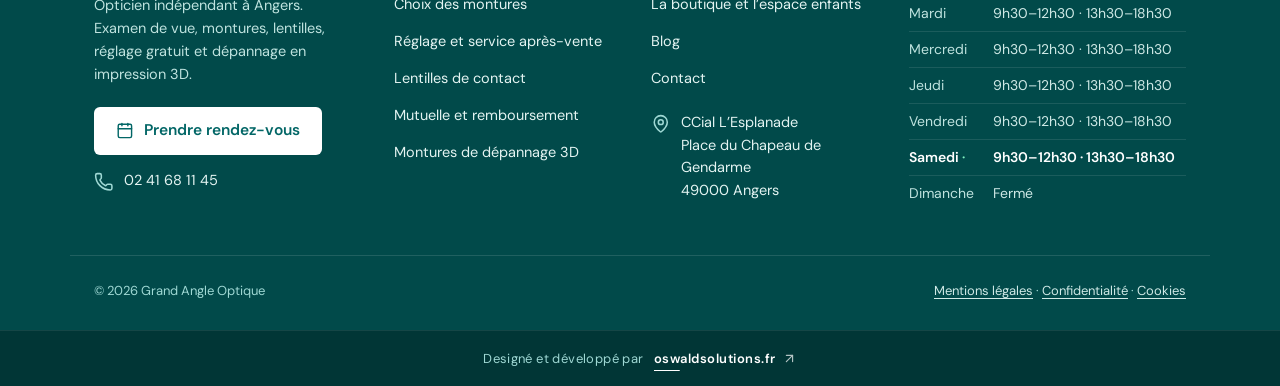
<file: qui-sommes-nous.html>
<!DOCTYPE html>

<html lang="fr">
<head>
<meta charset="utf-8"/>
<meta content="width=device-width, initial-scale=1" name="viewport"/>
<title>Qui sommes-nous&nbsp;? – Grand Angle Optique</title>
<meta content="index,follow,max-image-preview:large" name="robots"/>
<meta content="Présentation de l'équipe de Grand Angle Optique." name="description"/>
<link href="https://grandangleoptique.fr/qui-sommes-nous.html" rel="canonical"/>
<meta content="#026666" name="theme-color"/>
<meta content="website" property="og:type"/><meta content="fr_FR" property="og:locale"/><meta content="Grand Angle Optique" property="og:site_name"/>
<meta content="Qui sommes-nous ? – Grand Angle Optique" property="og:title"/><meta content="Présentation de l'équipe de Grand Angle Optique." property="og:description"/><meta content="https://grandangleoptique.fr/qui-sommes-nous.html" property="og:url"/><meta content="https://grandangleoptique.fr/assets/logo.png" property="og:image"/>
<meta content="summary" name="twitter:card"/><meta content="Qui sommes-nous ? – Grand Angle Optique" name="twitter:title"/><meta content="Présentation de l'équipe de Grand Angle Optique." name="twitter:description"/>
<link href="assets/logo.png" rel="icon"/>
<link as="font" crossorigin="" href="assets/fonts/dmsans-latin.woff2" rel="preload" type="font/woff2"/>
<link as="font" crossorigin="" href="assets/fonts/baumans-latin.woff2" rel="preload" type="font/woff2"/>
<link href="style.css" rel="stylesheet"/>
</head>
<body id="top">
<a class="skip" href="#contenu">Aller au contenu</a>
<header class="site-header">
<nav aria-label="Navigation principale" id="nav">
<div class="grp grp-l"><a class="m-only" href="index.html">Accueil</a><a href="notre-savoir-faire.html">Notre savoir faire</a><a aria-current="page" href="qui-sommes-nous.html">Qui sommes-nous&nbsp;?</a><a href="montures-de-depannage.html">Montures de dépannage</a></div>
<div class="grp grp-r"><a href="blog.html">Blog</a><a href="contact.html">Contact</a><a aria-label="Appeler le 02 41 68 11 45" class="nav-tel" href="tel:+33241681145"><svg aria-hidden="true" class="ic" viewbox="0 0 24 24"><path d="M13.832 16.568a1 1 0 0 0 1.213-.303l.355-.465A2 2 0 0 1 17 15h3a2 2 0 0 1 2 2v3a2 2 0 0 1-2 2A18 18 0 0 1 2 4a2 2 0 0 1 2-2h3a2 2 0 0 1 2 2v3a2 2 0 0 1-.8 1.6l-.468.351a1 1 0 0 0-.292 1.233 14 14 0 0 0 6.392 6.384"></path></svg><span>02 41 68 11 45</span></a><a class="pill" href="index.html#rdv">Rendez-vous<span class="pill-ic"><svg aria-hidden="true" class="ic" viewbox="0 0 24 24"><path d="m9 18 6-6-6-6"></path></svg></span></a></div>
<div class="nav-foot"><p>CCial L’Esplanade, Place du Chapeau de Gendarme<br/>49000 Angers</p><p>Mar.–sam. 9h30–12h30 · 13h30–18h30 <b class="status-line" data-status=""></b></p></div>
</nav>
<a aria-label="Grand Angle Optique – accueil" class="brand" href="index.html"><img alt="Grand Angle Optique" height="75" src="assets/logo.png" width="150"/></a>
<button aria-controls="nav" aria-expanded="false" aria-label="Ouvrir le menu" class="menu-btn"><span></span><span></span></button>
</header>
<main id="contenu">
<section class="page-hero has-photo"><img alt="" class="ph-bg" decoding="async" height="1599" src="assets/img/photos/essayage-1200.webp" width="1200"/><div class="wrap"><div class="ph-panel">
<nav aria-label="Fil d’Ariane" class="crumbs"><a href="index.html">Accueil</a><span aria-hidden="true">›</span><span aria-current="page">Qui sommes-nous&nbsp;?</span></nav>
<h1>Qui sommes-nous&nbsp;?</h1><p>Une boutique indépendante à Angers, une petite équipe passionnée et plus de 25 ans d’expérience.</p></div>
</div></section>
<section class="section"><div class="about">
<article class="kf"><h2>À propos de nous</h2><div class="kf-content with-fig">
<p class="intro">Chez Grand Angle Optique, nous sommes bien plus qu’un simple magasin d’optique. Nous sommes une équipe passionnée d’experts en optique dédiés à votre satisfaction et à votre bien-être visuel.</p>
<p>Notre mission est de vous offrir bien plus que des produits optiques de qualité. Nous nous engageons à fournir un service exceptionnel et personnalisé, en mettant l’accent sur votre confort, votre style et votre santé visuelle.</p>
<p>Avec des années d’expérience dans le domaine de l’optique, notre équipe a développé une expertise solide et une connaissance approfondie des dernières avancées technologiques et des tendances en matière de lunettes.</p>
<p>Nous croyons fermement en l’importance d’une vision claire et nette pour votre qualité de vie. C’est pourquoi nous nous efforçons de fournir des produits de la plus haute qualité, provenant de marques renommées dans l’industrie optique. Que vous recherchiez des montures élégantes, des lunettes de soleil tendance ou des lentilles de contact confortables, nous avons ce qu’il vous faut.</p>
<a class="btn" href="index.html#rdv">Prendre rendez-vous</a><figure class="kf-fig"><img alt="Une cliente essaie une monture pendant que l’opticienne la conseille" decoding="async" height="933" sizes="150px" src="assets/img/photos/essayage-700.webp" srcset="assets/img/photos/essayage-700.webp 700w, assets/img/photos/essayage-1200.webp 1200w" width="700"/></figure></div></article>
<article class="kf"><h2>Des produits de qualité pour une vision claire</h2><div class="kf-content">
<p class="intro">Chez Grand Angle Optique, nous croyons fermement en l’importance d’une vision claire et nette pour votre bien-être et votre qualité de vie.</p>
<p>C’est pourquoi nous sélectionnons méticuleusement nos produits pour vous offrir des solutions optiques de haute qualité.</p>
<p>Nous travaillons en étroite collaboration avec des marques réputées de l’industrie optique françaises, connues pour leur engagement envers l’innovation, la qualité et le confort visuel. Nos montures, lunettes de vue, lunettes de soleil et lentilles de contact sont soigneusement choisies pour répondre aux normes les plus élevées en matière de fabrication et de performance.</p>
<p>Lorsque vous choisissez des produits chez Grand Angle Optique, vous pouvez avoir confiance en la qualité et la durabilité de nos produits. Nos montures sont fabriquées à partir de matériaux de haute qualité, alliant esthétique et solidité pour une utilisation quotidienne. Nos verres sont conçus avec précision, offrant une clarté visuelle optimale et une correction adaptée à vos besoins spécifiques.</p></div></article>
<article class="kf"><h2>Notre (petite) équipe</h2><div class="kf-content">
<p>Nous mettons un point d’honneur à placer la satisfaction du client au cœur de tout ce que nous faisons. Notre équipe qualifiée est là pour vous guider dans le choix des montures qui correspondent à votre style, votre confort et votre correction visuelle. Nous proposons une vaste gamme de montures pour tous les âges, des plus jeunes aux plus âgés, afin que chacun puisse trouver la paire de lunettes parfaite.</p>
<div class="person"><div class="portrait sm"><img alt="Blandine, gérante et opticienne diplômée" height="282" loading="lazy" src="assets/img/telephone.webp" width="233"/></div>
<div><h3>Blandine</h3><p class="role">Gérante &amp; opticienne diplômée</p>
<p>Rencontrez Blandine, la gérante passionnée de Grand Angle Optique. Avec plus de 25 ans d’expérience dans le domaine de l’optique, elle met tout son savoir-faire et sa maîtrise de la santé visuelle au service de ses clients.</p>
<p>Son écoute attentive, son professionnalisme et son engagement sans faille font d’elle l’un des piliers essentiels de notre magasin — une référence pour tous ceux qui recherchent une vision parfaite et un conseil sur mesure.</p></div></div></div></article>
</div><div class="photo-grid" id="boutique"><h2>La boutique</h2><figure><img alt="Étagères de la boutique garnies de montures, vues de côté" decoding="async" height="933" loading="lazy" sizes="(max-width:700px) 90vw, 380px" src="assets/img/photos/etagere-cote-700.webp" srcset="assets/img/photos/etagere-cote-700.webp 700w, assets/img/photos/etagere-cote-1200.webp 1200w" width="700"/></figure><figure><img alt="Une cliente essaie une monture ronde à fine armature dorée" decoding="async" height="933" loading="lazy" sizes="(max-width:700px) 90vw, 380px" src="assets/img/photos/cliente-lunettes-700.webp" srcset="assets/img/photos/cliente-lunettes-700.webp 700w, assets/img/photos/cliente-lunettes-1200.webp 1200w" width="700"/></figure><figure><img alt="Espace enfants : petite chaise, table à colorier et montures pour enfants au mur" decoding="async" height="933" loading="lazy" sizes="(max-width:700px) 90vw, 380px" src="assets/img/photos/espace-enfants-700.webp" srcset="assets/img/photos/espace-enfants-700.webp 700w, assets/img/photos/espace-enfants-1200.webp 1200w" width="700"/><figcaption>L’espace enfants&nbsp;: un coin dessin pendant l’essayage.</figcaption></figure><figure><img alt="Feutres lavables posés sur la table à colorier de l’espace enfants" decoding="async" height="933" loading="lazy" sizes="(max-width:700px) 90vw, 380px" src="assets/img/photos/feutres-700.webp" srcset="assets/img/photos/feutres-700.webp 700w, assets/img/photos/feutres-1200.webp 1200w" width="700"/></figure></div></section>
</main>
<footer class="site-footer ft">
<div class="wrap ft-grid">
<div class="ft-col ft-brand">
<a aria-label="Grand Angle Optique – accueil" href="index.html"><img alt="Grand Angle Optique" height="75" loading="lazy" src="assets/logo.png" width="150"/></a>
<p>Opticien indépendant à Angers. Examen de vue, montures, lentilles, réglage gratuit et dépannage en impression 3D.</p>
<div class="ft-actions"><a class="btn light" href="index.html#rdv"><svg aria-hidden="true" class="ic" viewbox="0 0 24 24"><path d="M8 2v3"></path><path d="M16 2v3"></path><rect height="18" rx="2" width="18" x="3" y="3"></rect><path d="M3 9h18"></path></svg>Prendre rendez-vous</a><a class="ft-link" href="tel:+33241681145"><svg aria-hidden="true" class="ic" viewbox="0 0 24 24"><path d="M13.832 16.568a1 1 0 0 0 1.213-.303l.355-.465A2 2 0 0 1 17 15h3a2 2 0 0 1 2 2v3a2 2 0 0 1-2 2A18 18 0 0 1 2 4a2 2 0 0 1 2-2h3a2 2 0 0 1 2 2v3a2 2 0 0 1-.8 1.6l-.468.351a1 1 0 0 0-.292 1.233 14 14 0 0 0 6.392 6.384"></path></svg>02 41 68 11 45</a></div>
</div>
<nav aria-label="Nos services" class="ft-col"><h2>Nos services</h2><ul><li><a href="notre-savoir-faire.html#analyse">Analyse de la vue</a></li><li><a href="notre-savoir-faire.html#montures">Choix des montures</a></li><li><a href="notre-savoir-faire.html#reglage">Réglage et service après-vente</a></li><li><a href="notre-savoir-faire.html#lentilles">Lentilles de contact</a></li><li><a href="notre-savoir-faire.html#administratif">Mutuelle et remboursement</a></li><li><a href="montures-de-depannage.html">Montures de dépannage 3D</a></li></ul></nav>
<div class="ft-col"><h2>La boutique</h2>
<ul><li><a href="qui-sommes-nous.html">Qui sommes-nous&nbsp;?</a></li><li><a href="qui-sommes-nous.html#boutique">La boutique et l’espace enfants</a></li><li><a href="blog.html">Blog</a></li><li><a href="contact.html">Contact</a></li></ul>
<address><a class="ft-link" href="https://www.google.com/maps/search/?api=1&amp;query=Grand+Angle+Optique+Angers" rel="noopener" target="_blank"><svg aria-hidden="true" class="ic" viewbox="0 0 24 24"><path d="M20 10c0 4.993-5.539 10.193-7.399 11.799a1 1 0 0 1-1.202 0C9.539 20.193 4 14.993 4 10a8 8 0 0 1 16 0"></path><circle cx="12" cy="10" r="3"></circle></svg><span>CCial L’Esplanade<br/>Place du Chapeau de Gendarme<br/>49000 Angers</span></a></address>
</div>
<div class="ft-col"><h2>Horaires <b class="status-line" data-status=""></b></h2>
<table class="ft-hours"><caption class="sr">Horaires d’ouverture</caption><tbody><tr data-day="1"><th scope="row">Lundi</th><td>Fermé</td></tr><tr data-day="2"><th scope="row">Mardi</th><td>9h30–12h30 · 13h30–18h30</td></tr><tr data-day="3"><th scope="row">Mercredi</th><td>9h30–12h30 · 13h30–18h30</td></tr><tr data-day="4"><th scope="row">Jeudi</th><td>9h30–12h30 · 13h30–18h30</td></tr><tr data-day="5"><th scope="row">Vendredi</th><td>9h30–12h30 · 13h30–18h30</td></tr><tr data-day="6"><th scope="row">Samedi</th><td>9h30–12h30 · 13h30–18h30</td></tr><tr data-day="0"><th scope="row">Dimanche</th><td>Fermé</td></tr></tbody></table>
</div>
</div>
<div class="wrap ft-bottom">
<p>© <span id="y"></span> Grand Angle Optique</p>
<p><a href="mentions-legales.html">Mentions légales</a><span aria-hidden="true"> · </span><a href="politique-de-confidentialite.html">Confidentialité</a><span aria-hidden="true"> · </span><button class="linkbtn" data-cookie-open="" type="button">Cookies</button></p>
</div>
<div class="credit"><p><span>Designé et développé par</span> <a aria-label="oswaldsolutions.fr (nouvel onglet)" href="https://oswaldsolutions.fr" rel="noopener" target="_blank">oswaldsolutions.fr<svg aria-hidden="true" class="ic" viewbox="0 0 24 24"><path d="M7 7h10v10"></path><path d="M7 17 17 7"></path></svg></a></p></div>
</footer>
<nav aria-label="Actions rapides" class="quickbar">
<a href="tel:+33241681145"><svg aria-hidden="true" class="ic" viewbox="0 0 24 24"><path d="M13.832 16.568a1 1 0 0 0 1.213-.303l.355-.465A2 2 0 0 1 17 15h3a2 2 0 0 1 2 2v3a2 2 0 0 1-2 2A18 18 0 0 1 2 4a2 2 0 0 1 2-2h3a2 2 0 0 1 2 2v3a2 2 0 0 1-.8 1.6l-.468.351a1 1 0 0 0-.292 1.233 14 14 0 0 0 6.392 6.384"></path></svg><span>Appeler</span></a>
<a href="https://www.google.com/maps/search/?api=1&amp;query=Grand+Angle+Optique+Angers" rel="noopener" target="_blank"><svg aria-hidden="true" class="ic" viewbox="0 0 24 24"><path d="M20 10c0 4.993-5.539 10.193-7.399 11.799a1 1 0 0 1-1.202 0C9.539 20.193 4 14.993 4 10a8 8 0 0 1 16 0"></path><circle cx="12" cy="10" r="3"></circle></svg><span>Itinéraire</span></a>
<a class="primary" href="index.html#rdv"><svg aria-hidden="true" class="ic" viewbox="0 0 24 24"><path d="M8 2v3"></path><path d="M16 2v3"></path><rect height="18" rx="2" width="18" x="3" y="3"></rect><path d="M3 9h18"></path></svg><span>Rendez-vous</span></a>
</nav>
<button aria-label="Revenir en haut" class="totop" type="button"><svg aria-hidden="true" class="ic" viewbox="0 0 24 24"><path d="m5 12 7-7 7 7"></path><path d="M12 19V5"></path></svg></button>
<script src="script.js"></script>
</body>
</html>
</file>
<file: style.css>
@font-face {
  font-family: "Baumans";
  font-style: normal;
  font-weight: 400 500;
  font-display: swap;
  src: url(assets/fonts/baumans-latin.woff2) format("woff2");
}
@font-face {
  font-family: "DM Sans";
  font-style: normal;
  font-weight: 100 1000;
  font-display: swap;
  src: url(assets/fonts/dmsans-latin.woff2) format("woff2");
}

:root {
  --teal: #026666;
  --teal-d: #014a4a;
  --teal-dd: #013636;
  --teal-l: #2fa3a0;
  --tint: #c8ecea;
  --alt: #eef5f5;
  --ink: #333;
  --muted: #5c6363;
  --line: #02666626;

  --display: "Baumans", "DM Sans", system-ui, sans-serif;
  --body: "DM Sans", -apple-system, system-ui, sans-serif;

  --max: 1140px;
  --gut: 24px;
  --sec: clamp(56px, 7vw, 104px);
  --r: 8px;
  --r-btn: 6px;
  --ease: cubic-bezier(.2, .7, .2, 1);

  --hdr-top: 16px;
  --hdr-h: 76px;
  --hdr-end: calc(var(--hdr-top) + var(--hdr-h));
}

*, *::before, *::after { box-sizing: border-box; }

html {
  scroll-padding-top: calc(var(--hdr-end) + 16px);
  -webkit-text-size-adjust: 100%;
}
@media (prefers-reduced-motion: no-preference) {
  html { scroll-behavior: smooth; }
}

body {
  margin: 0;
  font: 400 17px/1.65 var(--body);
  color: var(--ink);
  background: #fff;
  overflow-x: hidden;
}
img { max-width: 100%; height: auto; }
a { color: inherit; }
p { text-wrap: pretty; }
h1, h2 {
  font-family: var(--display);
  font-weight: 500;
  letter-spacing: .01em;
  text-wrap: balance;
}
h3 { font: 600 20px/1.3 var(--body); text-wrap: balance; }
:focus-visible { outline: 3px solid var(--teal-l); outline-offset: 3px; border-radius: 2px; }

.wrap { max-width: var(--max); margin: 0 auto; padding: 0 var(--gut); }
.sr { position: absolute; width: 1px; height: 1px; overflow: hidden; clip: rect(0 0 0 0); white-space: nowrap; }
.ic {
  width: 1.15em; height: 1.15em; flex: none;
  fill: none; stroke: currentColor; stroke-width: 1.9;
  stroke-linecap: round; stroke-linejoin: round; vertical-align: -.18em;
}
.skip {
  position: absolute; left: 12px; top: -60px; z-index: 100;
  padding: 10px 16px; border-radius: var(--r-btn);
  background: var(--teal); color: #fff; transition: top .2s;
}
.skip:focus { top: 12px; }

/* ------------------------------------------------------------ boutons */

.btn, .cta, .pill, .cc-btn:not(.text) {
  --fill: var(--teal-d);
  position: relative;
  display: inline-flex; align-items: center; justify-content: center; gap: 10px;
  min-height: 48px; padding: 0 22px;
  border: 0; border-radius: var(--r-btn);
  font: 600 15.5px/1.2 var(--body);
  text-decoration: none; white-space: nowrap; cursor: pointer;
  background-color: var(--teal); color: #fff;
  background-image: linear-gradient(var(--fill), var(--fill));
  background-repeat: no-repeat; background-position: left center; background-size: 0% 100%;
  transition: background-size .45s cubic-bezier(.65, 0, .25, 1), color .18s ease .14s,
              box-shadow .35s ease, transform .35s var(--ease);
}
.btn:hover, .cta:hover, .pill:hover, .cc-btn:not(.text):hover,
.btn:focus-visible, .cta:focus-visible, .pill:focus-visible {
  background-size: 100% 100%;
  transform: translateY(-2px);
}
.btn:active, .cta:active, .pill:active { transform: none; }
.btn .ic { transition: transform .4s var(--ease); }
.btn:hover .ic:last-child { transform: translateX(5px); }

.btn:not(.ghost):not(.light):hover, .cc-btn.fill:hover {
  background-color: var(--teal);
  box-shadow: 0 10px 22px #02666638;
}
.btn.ghost, .cc-btn.line {
  --fill: var(--teal);
  background-color: transparent; color: var(--teal);
  box-shadow: inset 0 0 0 2px var(--teal);
}
.btn.ghost:hover, .cc-btn.line:hover { color: #fff; box-shadow: inset 0 0 0 2px var(--teal), 0 10px 22px #02666633; }
.btn.ghost.on-dark { --fill: #fff; color: #fff; box-shadow: inset 0 0 0 2px #ffffffcc; }
.btn.ghost.on-dark:hover { color: var(--teal); box-shadow: inset 0 0 0 2px #fff; }
.btn.light, .pill { --fill: #d9f0ee; background-color: #fff; color: var(--teal); }
.btn.light:hover, .pill:hover { box-shadow: 0 10px 24px #00000030; }

.pill { padding: 0 8px 0 22px; gap: 14px; }
.pill.big { font-size: 17px; padding-left: 26px; }
.pill-ic {
  display: grid; place-items: center;
  width: 34px; height: 34px; border-radius: 4px;
  background: var(--teal); color: #fff;
  transition: transform .45s var(--ease), background-color .3s;
}
.pill:hover .pill-ic { transform: translateX(3px); background: var(--teal-d); }

.cta { min-height: 44px; padding: 0 18px; font-size: 15px; }

.link {
  display: inline-flex; align-items: center; gap: 8px;
  color: var(--teal); font-weight: 600; text-decoration: none;
}
.link .ic { transition: transform .3s var(--ease); }
.link:hover .ic { transform: translateX(5px); }

.linkbtn {
  padding: 0; border: 0; background: none; font: inherit; color: inherit;
  text-decoration: underline; text-underline-offset: 3px; cursor: pointer;
}

/* ------------------------------------------------------------ en-tête */

.site-header {
  position: fixed; z-index: 40;
  top: var(--hdr-top); left: 16px; right: 16px;
  max-width: 1328px; height: var(--hdr-h); margin: 0 auto; padding: 0 20px;
  display: grid; grid-template-columns: 1fr auto 1fr; align-items: center; gap: 16px;
  isolation: isolate; color: #fff;
  animation: drop .8s var(--ease) backwards;
}
.site-header::before {
  content: ""; position: absolute; inset: 0; z-index: -1; pointer-events: none;
  border: 1px solid #ffffff1f; border-radius: 10px;
  background: #014a4a99;
  -webkit-backdrop-filter: blur(14px) saturate(1.25);
  backdrop-filter: blur(14px) saturate(1.25);
  transition: background-color .3s ease;
}
.site-header.scrolled::before { background: #014a4acc; }
.site-header.over-hero::before { background: #014a4a47; border-color: #ffffff2e; }

nav#nav { display: contents; }
.grp { display: flex; align-items: center; gap: 22px; }
.grp-l { grid-column: 1; grid-row: 1; justify-content: flex-start; }
.grp-r { grid-column: 3; grid-row: 1; justify-content: flex-end; }
.grp a:not(.pill) {
  position: relative; padding: 10px 0 12px;
  font-size: 15px; white-space: nowrap; text-decoration: none; color: #fff; opacity: .9;
}
.grp a:not(.pill)::after {
  content: ""; position: absolute; left: 50%; bottom: 2px;
  width: 5px; height: 5px; margin-left: -2.5px; border-radius: 50%; background: #fff;
  transform: scale(0); opacity: 0;
  transition: transform .25s var(--ease), opacity .2s;
}
.grp a:not(.pill):hover, .grp a[aria-current=page] { opacity: 1; }
.grp a:not(.pill):hover::after, .grp a[aria-current=page]::after { transform: scale(1); opacity: 1; }
.m-only, .nav-foot { display: none; }
.nav-tel { display: inline-flex; align-items: center; gap: 8px; }
.nav-tel .ic { font-size: 18px; }

.brand { grid-column: 2; grid-row: 1; display: block; }
.brand img { display: block; height: 56px; width: auto; filter: brightness(0) invert(1); }

.menu-btn {
  display: none; grid-column: 3; grid-row: 1; justify-self: end;
  position: relative; width: 44px; height: 44px; padding: 0;
  border: 0; border-radius: var(--r-btn); background: none; cursor: pointer;
}
.menu-btn span {
  position: absolute; display: block; height: 1.5px; border-radius: 2px; background: #fff;
  transition: transform .45s var(--ease), top .35s var(--ease), width .35s var(--ease), opacity .2s;
}
.menu-btn span:nth-child(1) { left: 11px; width: 22px; top: 17px; }
.menu-btn span:nth-child(2) { right: 11px; width: 14px; top: 26px; }
.menu-btn:hover span:nth-child(2) { width: 22px; }
.menu-btn[aria-expanded=true] span:nth-child(1) { top: 21.5px; transform: rotate(45deg); }
.menu-btn[aria-expanded=true] span:nth-child(2) { top: 21.5px; width: 22px; transform: rotate(-45deg); }
.menu-btn:focus-visible { outline: 2px solid #fff; outline-offset: 2px; }

@keyframes drop { from { opacity: 0; transform: translateY(-18px); } }

/* ------------------------------------------------------------ bannière d'accueil */

.hero {
  position: relative; overflow: hidden;
  min-height: max(640px, 100svh);
  background: var(--teal-dd); color: #fff; text-align: center;
}
.hero-bg, .hb-photos { position: absolute; inset: 0; overflow: hidden; }
.hbp {
  position: absolute; inset: 0; width: 100%; height: 100%; object-fit: cover;
  opacity: 0; visibility: hidden;
  transition: opacity .9s ease, visibility 0s .9s;
}
.hbp.on { opacity: 1; visibility: visible; transition: opacity .9s ease, visibility 0s; animation: slowzoom 9s linear both; }
.hb-photos::after {
  content: ""; position: absolute; inset: 0;
  background:
    radial-gradient(ellipse 65% 60% at 50% 50%, #014a4acc, #014a4a66 70%, transparent 100%),
    linear-gradient(180deg, #014a4acc 0, #0266668c 35%, #0266668c 60%, #014a4aeb 100%);
}
@keyframes slowzoom { from { transform: scale(1.02); } to { transform: scale(1.12); } }

.hero-slides {
  position: relative; z-index: 2; display: grid; place-items: center;
  min-height: max(640px, 100svh); padding: 140px var(--gut) 130px;
}
.slide {
  grid-area: 1 / 1; max-width: 640px;
  display: flex; flex-direction: column; align-items: center; gap: 18px;
  visibility: hidden; transition: visibility 0s .7s;
}
.slide.active { visibility: visible; transition: visibility 0s; }
.slide > * { opacity: 0; transform: translateY(22px); transition: opacity .5s ease, transform .6s var(--ease); }
.slide.active > * { opacity: 1; transform: none; }
.slide.active > :nth-child(1) { transition-delay: .05s; }
.slide.active > :nth-child(2) { transition-delay: .15s; }
.slide.active > :nth-child(3) { transition-delay: .3s; }
.slide.active > :nth-child(4) { transition-delay: .42s; }

.eyebrow-s {
  margin: 0; padding: 7px 14px; display: inline-flex; align-items: center; gap: 10px;
  border: 1px solid #ffffff59; border-radius: 6px;
  font: 600 13px/1 var(--body); letter-spacing: .16em; text-transform: uppercase;
}
.dot { width: 9px; height: 9px; border-radius: 50%; background: #ffffff88; }
.dot.open { background: #5ff0b0; animation: ping 2s infinite; }
@keyframes ping {
  0% { box-shadow: 0 0 0 0 #5ff0b0aa; }
  70%, 100% { box-shadow: 0 0 0 10px #5ff0b000; }
}
.hero h1, .hero .h1 {
  margin: 0; font: 400 clamp(2.8rem, 6.4vw, 5rem)/1.04 var(--display);
}
.hero h1 em, .hero .h1 em { font-style: normal; color: var(--tint); }
.hero .sub { margin: 0; max-width: 30em; font-size: 18px; }

.hero-ctrl {
  --dur: 6.5s;
  position: absolute; z-index: 3; left: 0; right: 0; bottom: 36px;
  display: flex; align-items: center; justify-content: center; gap: 14px; font-size: 14px;
}
.count b { font-weight: 600; }
.seg { display: flex; align-items: center; gap: 6px; }
.seg-b {
  position: relative; display: block; width: 56px; height: 32px; padding: 0;
  border: 0; border-radius: 4px; background: none; cursor: pointer;
}
.seg-b::before, .seg-b i {
  content: ""; position: absolute; left: 0; right: 0; top: 50%;
  height: 2px; margin-top: -1px; border-radius: 2px;
  transition: height .2s ease, margin-top .2s ease;
}
.seg-b::before { background: #ffffff40; }
.seg-b i { background: #fff; transform: scaleX(0); transform-origin: left; }
.seg-b:hover::before, .seg-b:hover i, .seg-b:focus-visible::before, .seg-b:focus-visible i { height: 4px; margin-top: -2px; }
.seg-b.done i { transform: scaleX(1); }
.seg-b.run i { animation: segfill var(--dur) linear forwards; }
.hero.is-paused .seg-b.run i { animation-play-state: paused; }
.seg-b:focus-visible { outline: 2px solid #fff; outline-offset: 1px; }
@keyframes segfill { from { transform: scaleX(0); } to { transform: scaleX(1); } }

.hero-ctrl button:not(.seg-b) {
  display: grid; place-items: center; width: 40px; height: 40px;
  border: 0; border-radius: var(--r-btn); background: none; color: #fff; cursor: pointer;
  transition: background-color .2s;
}
.hero-ctrl button:not(.seg-b):hover { background: #ffffff26; }
.pp .ic { font-size: 16px; }
.pp .ic-play, .pp.on .ic-pause { display: none; }
.pp.on .ic-play { display: block; }
.pp .ic-pause rect, .pp .ic-play path { fill: currentColor; }

/* ------------------------------------------------------------ en-tête des pages intérieures */

.page-hero {
  position: relative; isolation: isolate; overflow: hidden;
  padding: calc(var(--hdr-end) + clamp(32px, 5vw, 56px)) 0 clamp(40px, 5vw, 64px);
  background: var(--teal); color: #fff;
}
.page-hero.has-photo { background: var(--teal-d); }
.ph-bg {
  position: absolute; inset: 0; z-index: -2; width: 100%; height: 100%; object-fit: cover;
  animation: settle 1.6s var(--ease) both;
}
.page-hero.has-photo::before {
  content: ""; position: absolute; inset: 0; z-index: -1;
  background: linear-gradient(100deg, #014a4af5 15%, #014a4ad9 60%, #026666b0);
}
@keyframes settle { from { transform: scale(1.1); } }
.ph-panel { max-width: 720px; }
.page-hero h1 {
  margin: .25em 0 .2em; font-size: clamp(2.2rem, 5vw, 3.4rem); line-height: 1.1;
  animation: rise .8s .1s var(--ease) both;
}
.page-hero p { margin: 0; max-width: 34em; font-size: 19px; color: #e2f5f3; animation: rise .8s .22s var(--ease) both; }
.crumbs { display: flex; gap: 10px; font-size: 14px; color: #cdeeea; animation: rise .8s var(--ease) both; }
.crumbs a { color: #fff; }
@keyframes rise { from { opacity: 0; transform: translateY(18px); } }

/* ------------------------------------------------------------ sections */

.section { padding: var(--sec) var(--gut); }
.section > * { max-width: var(--max); margin-left: auto; margin-right: auto; }
.sheet .section + .section { padding-top: 0; }
.alt { background: var(--alt); }

h2 { margin: 0 0 20px; font-size: clamp(1.8rem, 3.4vw, 2.4rem); line-height: 1.15; color: var(--teal); }
.find-head, .center-head, .sec-head { margin-bottom: 28px; }
.find-head h2, .center-head h2, .sec-head h2 { margin: 0; font-size: clamp(2rem, 4vw, 2.8rem); }
.center-head p { max-width: 40em; margin: 14px 0 0; color: var(--muted); font-size: 18px; }
.lead { max-width: 44em; font-size: 19px; color: var(--muted); }

.sheet {
  position: relative; z-index: 4; margin-top: -32px;
  background: #fff; border-radius: 24px 24px 0 0;
}
.sheet .section { max-width: var(--max); margin: 0 auto; }

/* services */
.svc-grid { display: grid; grid-template-columns: repeat(5, minmax(0, 1fr)); gap: 16px; }
.pcard {
  position: relative; display: flex; flex-direction: column; min-width: 0;
  padding: 18px 16px; border: 1px solid var(--line); border-radius: var(--r);
  background: #f3f5f4; text-decoration: none;
  transition: transform .35s var(--ease), background-color .3s, border-color .3s;
}
.pcard:hover { transform: translateY(-4px); background: #fff; border-color: #02666655; }
.pimg { display: grid; place-items: center; height: 150px; margin: 4px 0 16px; }
.pimg img { width: auto; height: auto; max-width: 118px; max-height: 132px; transition: transform .5s var(--ease); }
.pcard:hover .pimg img { transform: scale(1.07); }
.pmeta { flex: 1; }
.pmeta strong { display: block; font-size: 16px; line-height: 1.3; color: var(--teal-d); overflow-wrap: break-word; hyphens: auto; }
.pmeta small { display: block; margin-top: 6px; font-size: 13.5px; line-height: 1.4; color: var(--muted); overflow-wrap: break-word; hyphens: auto; }
.pgo, .tgo {
  display: grid; place-items: center; width: 38px; height: 38px;
  border-radius: var(--r-btn); background: var(--teal-d); color: #fff;
  transition: transform .3s var(--ease), background-color .3s;
}
.pgo { align-self: flex-end; margin-top: 14px; }
.pcard:hover .pgo { background: var(--teal); transform: translateX(3px); }

/* mosaïque des montures */
.mosaic {
  display: grid; grid-template-columns: repeat(4, minmax(0, 1fr));
  grid-template-rows: repeat(2, minmax(0, 250px)); gap: 14px;
}
.mt {
  position: relative; display: block; min-width: 0; overflow: hidden; isolation: isolate;
  border-radius: var(--r); background: var(--teal-d); color: #fff; text-decoration: none;
}
.mt.m-a { grid-column: 1 / 3; grid-row: 1 / 3; }
.mt img {
  position: absolute; inset: 0; z-index: -2; width: 100%; height: 100%; object-fit: cover;
  transition: transform .8s var(--ease);
}
.mt::after { content: ""; position: absolute; inset: 0; z-index: -1; background: linear-gradient(180deg, transparent 42%, #014a4ad9); }
.mt:hover img { transform: scale(1.05); }
.mt-title { position: absolute; left: 16px; right: 64px; bottom: 16px; max-height: calc(100% - 32px); overflow: hidden; font: 400 21px/1.15 var(--display); }
.mt.m-a .mt-title { left: 20px; bottom: 20px; font-size: 26px; }
.mt .tgo { position: absolute; right: 14px; bottom: 14px; background: #fff; color: var(--teal); }
.mt:hover .tgo { transform: translateX(3px); }
.mos-actions { display: flex; flex-wrap: wrap; gap: 12px; margin-top: 24px; }

/* « à la boutique » */
.tcards { display: grid; grid-template-columns: repeat(3, minmax(0, 1fr)); gap: 14px; }
.tcard {
  position: relative; display: flex; flex-direction: column; justify-content: flex-end;
  min-height: 420px; min-width: 0; padding: 20px; overflow: hidden; isolation: isolate;
  border-radius: var(--r); background: var(--teal-d); color: #fff; text-decoration: none;
}
.tcard img {
  position: absolute; inset: 0; z-index: -2; width: 100%; height: 100%; object-fit: cover;
  transition: transform .8s var(--ease);
}
.tcard::after { content: ""; position: absolute; inset: 0; z-index: -1; background: linear-gradient(180deg, transparent 40%, #014a4ae6); }
.tcard:hover img { transform: scale(1.05); }
.ttitle { padding-right: 56px; font: 400 22px/1.15 var(--display); text-wrap: balance; }
.tcard .tgo { position: absolute; right: 20px; bottom: 20px; background: #fff; color: var(--teal); }
.tcard:hover .tgo { transform: translateX(3px); }

/* dépannage en bandeau */
.feature { padding: var(--sec) 0; background: var(--teal-d); color: #fff; }
.feature-grid { display: grid; grid-template-columns: 1.1fr .9fr; gap: 48px; align-items: center; }
.feature h2 { color: #fff; }
.feature p { max-width: 34em; color: #d6efed; }
.feature .btn { margin-top: 12px; }
.mini-steps { display: grid; gap: 14px; margin: 0; padding: 0; list-style: none; }
.mini-steps li {
  display: grid; grid-template-columns: auto 1fr; column-gap: 16px; align-items: center;
  padding: 18px 20px; border-radius: var(--r); background: #ffffff12;
  transition: background-color .3s;
}
.mini-steps li:hover { background: #ffffff1c; }
.mini-steps .ic { grid-row: span 2; font-size: 28px; color: var(--tint); }
.mini-steps b { font: 400 20px/1.2 var(--display); }
.mini-steps span { color: #cdeeea; font-size: 14px; }

/* équipe */
.team-teaser { display: flex; align-items: center; gap: 56px; max-width: var(--max); }
.team-teaser h2 { margin-bottom: 10px; font-size: clamp(1.8rem, 3.4vw, 2.6rem); }
.team-teaser p { max-width: 40em; color: var(--muted); }
.portrait { flex: none; width: 200px; transition: transform .6s var(--ease); }
.portrait img { display: block; width: 100%; height: auto; }
.portrait.sm { width: 120px; }

/* ------------------------------------------------------------ page Notre savoir faire */

.sf { padding: var(--sec) 0; }
.sf-layout { display: grid; grid-template-columns: 220px minmax(0, 1fr); gap: clamp(32px, 6vw, 88px); align-items: start; }

.sf-index { position: sticky; top: calc(var(--hdr-end) + 28px); }
.sf-index-title { margin: 0 0 14px; font: 600 12px/1.4 var(--body); letter-spacing: .14em; text-transform: uppercase; color: var(--muted); }
.sf-index ul { margin: 0 0 24px; padding: 0; list-style: none; border-left: 1px solid var(--line); }
.sf-index a {
  position: relative; display: block; padding: 9px 0 9px 18px;
  color: var(--muted); font-size: 15px; line-height: 1.35; text-decoration: none;
  transition: color .25s, padding-left .35s var(--ease);
}
.sf-index a::before {
  content: ""; position: absolute; left: -1px; top: 0; bottom: 0; width: 2px;
  background: var(--teal); transform: scaleY(0); transition: transform .35s var(--ease);
}
.sf-index a:hover, .sf-index a.active { color: var(--teal-d); padding-left: 24px; }
.sf-index a.active { font-weight: 600; }
.sf-index a.active::before { transform: scaleY(1); }
.sf-index-note { margin: 0; font-size: 13.5px; line-height: 1.5; color: var(--muted); }

.sf-item {
  display: grid; grid-template-columns: minmax(0, 190px) minmax(0, 1fr); gap: clamp(24px, 4vw, 52px);
  padding: clamp(36px, 5vw, 60px) 0; border-top: 1px solid var(--line);
}
.sf-item:first-child { padding-top: 0; border-top: 0; }
.sf-visual {
  position: relative; margin: 0; align-self: start; aspect-ratio: 1;
  display: grid; place-items: center; overflow: hidden; border-radius: var(--r); background: var(--alt);
}
.sf-visual img { width: 62%; height: auto; transition: transform .7s var(--ease); }
.sf-item:hover .sf-visual img { transform: scale(1.07); }
.sf-tag { margin: 0 0 10px; font: 600 12px/1.4 var(--body); letter-spacing: .14em; text-transform: uppercase; color: var(--teal-l); }
.sf-body h2 { margin: 0 0 16px; font-size: clamp(1.9rem, 3.6vw, 2.9rem); line-height: 1.08; }
.sf-body .intro { margin: 0 0 14px; font-size: 20px; line-height: 1.5; color: var(--teal-d); }
.sf-body p { max-width: 38em; }
.sf-body .btn { margin-top: 12px; }

.sf-band {
  display: grid; grid-template-columns: 1.15fr 1fr 1fr; gap: 14px; align-items: start;
  margin: 0 0 clamp(36px, 5vw, 60px);
}
.sf-shot { position: relative; margin: 0; overflow: hidden; border-radius: var(--r); }
.sf-shot img { display: block; width: 100%; height: 100%; object-fit: cover; transition: transform .9s var(--ease); }
.sf-shot:hover img { transform: scale(1.04); }
.sf-shot.s1 { aspect-ratio: 3 / 4; }
.sf-shot.s2 { aspect-ratio: 3 / 4; margin-top: 44px; }
.sf-shot.s3 { aspect-ratio: 3 / 4; }
.sf-shot figcaption {
  position: absolute; left: 0; right: 0; bottom: 0; padding: 28px 14px 12px;
  background: linear-gradient(180deg, transparent, #014a4acc); color: #fff; font-size: 13px; line-height: 1.4;
}

.sf-end { padding: var(--sec) 0; background: var(--teal-d); color: #fff; }
.sf-end-in { display: grid; grid-template-columns: minmax(0, 1.2fr) minmax(0, 1fr); gap: 32px 56px; align-items: center; }
.sf-end h2 { margin: 0 0 10px; font-size: clamp(1.8rem, 3.4vw, 2.5rem); color: #fff; }
.sf-end p { max-width: 30em; margin: 0; color: #cfe9e6; }
.sf-end-actions { display: flex; flex-wrap: wrap; align-items: center; gap: 12px; }
.sf-more {
  flex: 1 1 100%; display: inline-flex; align-items: center; gap: 8px; margin-top: 8px;
  color: #e4f4f2; text-decoration: underline; text-underline-offset: 4px;
}
.sf-more .ic { transition: transform .35s ease; }
.sf-more:hover { color: #fff; }
.sf-more:hover .ic { transform: translateX(5px); }

/* ------------------------------------------------------------ pages éditoriales (qui sommes-nous, dépannage) */

.about { display: grid; }
.kf {
  display: grid; grid-template-columns: minmax(0, 1fr) minmax(0, 2.3fr);
  gap: clamp(20px, 4vw, 56px); padding: clamp(32px, 4.5vw, 56px) 0; border-top: 1px solid var(--line);
}
.kf:first-child { padding-top: 0; border-top: 0; }
.kf > h2 { margin: 0; font-size: clamp(1.6rem, 2.8vw, 2.1rem); }
.kf-content { min-width: 0; }
.kf-content > :first-child { margin-top: 0; }
.kf-content p { max-width: 40em; margin: 0 0 14px; }
.kf-content .intro { font-size: 19px; line-height: 1.55; color: var(--teal-d); }
.kf-content h3 { margin: 26px 0 6px; color: var(--teal); font-size: 20px; }
.kf-content a:not(.btn) { color: var(--teal); text-decoration: underline; text-underline-offset: 3px; }
.kf-content .btn { margin-top: 10px; }
.kf-content.with-fig { display: grid; grid-template-columns: minmax(0, 1fr) minmax(0, 280px); gap: 0 clamp(24px, 4vw, 44px); align-items: start; }
.kf-content.with-fig > :not(figure) { grid-column: 1; }
.kf-content.with-fig > figure { grid-column: 2; grid-row: 1 / span 8; }
.kf-fig { position: sticky; top: calc(var(--hdr-end) + 24px); margin: 0; }
.kf-fig img { display: block; width: 100%; height: auto; border-radius: var(--r); }
.kf-fig.portrait img { aspect-ratio: 3 / 4; object-fit: cover; }
.kf-fig figcaption { margin-top: 10px; font-size: 13.5px; line-height: 1.45; color: var(--muted); }

.steps { position: relative; display: grid; gap: 20px; margin: 22px 0 0; padding: 0; list-style: none; counter-reset: s; }
.steps li { position: relative; padding-left: 56px; counter-increment: s; }
.steps li::before {
  content: counter(s); position: absolute; left: 0; top: 0;
  width: 38px; height: 38px; border-radius: var(--r-btn);
  background: var(--teal); color: #fff; font: 400 19px/38px var(--display); text-align: center;
}
.steps li:not(:last-child)::after {
  content: ""; position: absolute; left: 18px; top: 44px; bottom: -14px; width: 2px;
  background: linear-gradient(var(--teal), transparent);
  transform: scaleY(0); transform-origin: top; transition: transform .8s var(--ease) .2s;
}
.steps li.in::after { transform: scaleY(1); }
.steps h3 { margin: 4px 0; }

.person { display: flex; align-items: flex-start; gap: 28px; margin-top: 28px; padding-top: 28px; border-top: 1px solid var(--line); }
.person h3 { margin: 0; color: var(--teal); font-size: 24px; }
.role { margin: 0 0 12px !important; font-weight: 600; color: var(--muted); }

.photo-grid { display: grid; grid-template-columns: repeat(4, minmax(0, 1fr)); gap: 14px; margin-top: clamp(36px, 5vw, 60px); }
.photo-grid h2 { grid-column: 1 / -1; margin: 0; }
.photo-grid figure { position: relative; margin: 0; aspect-ratio: 3 / 4; overflow: hidden; border-radius: var(--r); }
.photo-grid img { display: block; width: 100%; height: 100%; object-fit: cover; transition: transform .9s var(--ease); }
.photo-grid figure:hover img { transform: scale(1.04); }
.photo-grid figcaption {
  position: absolute; left: 0; right: 0; bottom: 0; padding: 26px 14px 12px;
  background: linear-gradient(180deg, transparent, #014a4acc); color: #fff; font-size: 13px; line-height: 1.4;
}

.empty { max-width: 720px; margin-left: 0 !important; padding: 56px 24px; border: 2px dashed var(--line); border-radius: var(--r); text-align: center; }
.empty > .ic { font-size: 48px; color: var(--teal-l); }
.empty h2 { margin: 12px 0; }
.empty a { color: var(--teal); }

/* ------------------------------------------------------------ contact et rendez-vous */

.contact { display: grid; grid-template-columns: .9fr 1.1fr; gap: 32px; align-items: start; }
.contact > * { min-width: 0; }
.infos { display: grid; gap: 14px; }
.infos-visual { display: flex; align-items: center; gap: 20px; margin-bottom: 6px; }
.infos-visual img { flex: none; width: 140px; height: auto; }
.infos-visual p { margin: 0; font-size: 17px; color: var(--muted); }
.info-card {
  display: flex; align-items: flex-start; gap: 16px; padding: 20px 22px;
  border: 1px solid var(--line); border-radius: var(--r); background: #fff; text-decoration: none;
  transition: transform .3s var(--ease), border-color .3s;
}
a.info-card:hover { transform: translateY(-3px); border-color: #02666655; }
.info-card > .ic {
  flex: none; width: 44px; height: 44px; padding: 11px; border-radius: var(--r-btn);
  background: var(--teal); color: #fff; font-size: 22px;
}
.info-card > span { flex: 1; }
.info-card small { display: flex; align-items: center; gap: 10px; font-size: 13px; font-weight: 700; letter-spacing: .08em; text-transform: uppercase; color: var(--muted); }
.info-card strong { display: block; font-size: 18px; font-weight: 600; line-height: 1.4; color: var(--teal-d); }
.badge { padding: 2px 10px; border-radius: 4px; background: var(--alt); font-size: 12px; letter-spacing: 0; text-transform: none; color: var(--muted); }
.badge.open { background: #e3f8ee; color: #0d7a4b; }
.badge.closed { background: #fbecec; color: #a33; }
.hours { width: 100%; margin-top: 8px; border-collapse: collapse; font-size: 15px; }
.hours th, .hours td { padding: 6px 0; border-bottom: 1px solid var(--line); text-align: left; font-variant-numeric: tabular-nums; }
.hours th { width: 42%; font-weight: 500; }
.hours tr:last-child th, .hours tr:last-child td { border-bottom: 0; }
.hours tr.today { color: var(--teal); font-weight: 700; }
.hours tr.today th::after { content: " · aujourd’hui"; font-size: 13px; font-weight: 400; color: var(--muted); }

.rdv-form { display: grid; gap: 16px; padding: 32px; border: 1px solid var(--line); border-radius: var(--r); background: #fff; }
.rdv-form h3 { margin: 0; font: 400 26px/1.2 var(--display); color: var(--teal); }
.row2 { display: grid; grid-template-columns: 1fr 1fr; gap: 16px; }
.rdv-form label { display: grid; gap: 6px; font-size: 14px; font-weight: 600; }
.req { color: #b23; }
input, textarea, select {
  width: 100%; min-height: 46px; padding: 10px 14px;
  border: 1px solid #0000002e; border-radius: 4px; background: #fff; color: var(--ink);
  font: inherit; font-size: 16px; font-weight: 400;
  transition: border-color .2s, box-shadow .2s;
}
textarea { min-height: 90px; resize: vertical; }
input:hover, textarea:hover, select:hover { border-color: var(--teal-l); }
input:focus, textarea:focus, select:focus { outline: 0; border-color: var(--teal); box-shadow: 0 0 0 4px #02666622; }
.invalid { border-color: #b23 !important; box-shadow: 0 0 0 4px #bb223318 !important; }
.chips { display: flex; flex-wrap: wrap; gap: 8px; margin: 0; padding: 0; border: 0; }
.chips legend { margin-bottom: 8px; padding: 0; font-size: 14px; font-weight: 600; }
.chips label { display: block; }
.chips input { position: absolute; width: 1px; height: 1px; min-height: 0; opacity: 0; }
.chips span {
  display: inline-block; padding: 10px 16px; border: 1px solid #00000024; border-radius: var(--r-btn);
  font-size: 14px; font-weight: 500; cursor: pointer;
  transition: background-color .2s, color .2s, border-color .2s;
}
.chips span:hover { border-color: var(--teal); }
.chips input:checked + span { border-color: var(--teal); background: var(--teal); color: #fff; }
.chips input:focus-visible + span { outline: 3px solid var(--teal-l); outline-offset: 2px; }
.form-actions { display: flex; flex-wrap: wrap; gap: 12px; }
.note { margin: 0; font-size: 13px; line-height: 1.5; color: var(--muted); }
.note a { text-decoration: underline; }
.form-msg { margin: 0; font-weight: 600; color: var(--teal); }
.form-msg.err { color: #b23; }

.map { margin-top: 32px; }
.map-consent {
  display: grid; justify-items: start; align-content: center; gap: 10px; min-height: 220px; padding: 32px;
  border: 1px dashed var(--teal); border-radius: var(--r); background: var(--alt);
}
.map-consent p { max-width: 640px; margin: 0; font-size: 15px; }
.map-consent a { color: var(--teal); text-decoration: underline; }
.map-title { display: flex; align-items: center; gap: 8px; font-size: 18px !important; color: var(--teal); }
.map-consent.loaded { display: block; height: 360px; min-height: 0; padding: 0; border: 0; background: none; }
.map-frame { width: 100%; height: 100%; border: 0; border-radius: var(--r); }

.legal-page h2 { margin-top: 40px; font-size: 26px; }
.legal-page h3 { margin: 20px 0 6px; color: var(--teal); }
.legal-page p, .legal-page ul { max-width: 46em; }
.legal-page li { margin-bottom: 10px; }
.legal-page a, .legal-page .linkbtn { color: var(--teal); }

/* ------------------------------------------------------------ pied de page */

.site-footer { padding: 56px 0 0; background: var(--teal-d); color: #cfe9e6; font-size: 14.5px; }
.ft-grid { display: grid; grid-template-columns: 1.2fr 1fr 1fr 1.3fr; gap: 40px 44px; padding-bottom: 44px; }
.ft-col { min-width: 0; }
.ft h2 {
  display: flex; align-items: center; flex-wrap: wrap; gap: 10px; margin: 0 0 16px;
  font: 600 12px/1.4 var(--body); letter-spacing: .14em; text-transform: uppercase; color: #9fd8d4;
}
.ft ul { display: grid; gap: 9px; margin: 0 0 18px; padding: 0; list-style: none; }
.ft a { color: #e4f4f2; text-decoration: none; }
.ft ul a { position: relative; display: inline-block; padding: 2px 0; }
.ft ul a::after {
  content: ""; position: absolute; left: 0; bottom: 0; width: 100%; height: 1px; background: currentColor;
  transform: scaleX(0); transform-origin: right; transition: transform .3s ease;
}
.ft ul a:hover { color: #fff; }
.ft ul a:hover::after { transform: scaleX(1); transform-origin: left; }
.ft-brand img { display: block; width: auto; height: 56px; margin-bottom: 16px; filter: brightness(0) invert(1); }
.ft-brand p { max-width: 30em; margin: 0 0 20px; line-height: 1.6; color: #bfe3df; }
.ft-actions { display: flex; flex-direction: column; align-items: flex-start; gap: 14px; }
.ft-link { display: inline-flex; align-items: flex-start; gap: 10px; line-height: 1.55; }
.ft-link .ic { flex: none; margin-top: 3px; font-size: 17px; color: #9fd8d4; }
.ft-link:hover { color: #fff; }
.ft address { font-style: normal; }
.ft-hours { width: 100%; border-collapse: collapse; font-size: 14px; }
.ft-hours th, .ft-hours td { padding: 6px 0; border-bottom: 1px solid #ffffff1a; text-align: left; font-weight: 400; font-variant-numeric: tabular-nums; }
.ft-hours th { padding-right: 14px; color: #bfe3df; white-space: nowrap; }
.ft-hours td { white-space: nowrap; }
.ft-hours tr:last-child th, .ft-hours tr:last-child td { border-bottom: 0; }
.ft-hours tr.today th, .ft-hours tr.today td { color: #fff; font-weight: 600; }
.ft-hours tr.today th::after { content: " ·"; color: #7ff0c0; }
.status-line { display: inline-block; margin-left: 4px; padding: 2px 10px; border-radius: 4px; background: #ffffff1a; font: 400 12px/1.5 var(--body); letter-spacing: 0; text-transform: none; color: #fff; }
.status-line b { color: #7ff0c0; }
.ft-bottom {
  display: flex; align-items: center; justify-content: space-between; flex-wrap: wrap; gap: 6px 24px;
  padding-top: 18px; padding-bottom: 22px; border-top: 1px solid #ffffff1f; font-size: 13px; color: #9fd8d4;
}
.ft-bottom p { margin: 0; }
.ft-bottom a, .ft-bottom .linkbtn { display: inline-block; padding: 6px 0; color: #cfe9e6; text-decoration: underline; text-underline-offset: 3px; }
.ft-bottom a:hover, .ft-bottom .linkbtn:hover { color: #fff; }

.credit { padding: 14px var(--gut); border-top: 1px solid #ffffff14; background: var(--teal-dd); }
.credit p { display: flex; align-items: center; justify-content: center; flex-wrap: wrap; gap: 4px 10px; margin: 0; font-size: 13px; line-height: 1.5; letter-spacing: .03em; color: #9fd8d4; }
.credit a { position: relative; display: inline-flex; align-items: center; gap: 6px; padding: 4px 0; font-weight: 600; letter-spacing: .04em; color: #fff; text-decoration: none; }
.credit a::after {
  content: ""; position: absolute; left: 0; right: 0; bottom: 1px; height: 1px; background: currentColor;
  transform: scaleX(.18); transform-origin: left; transition: transform .45s var(--ease);
}
.credit a:hover::after, .credit a:focus-visible::after { transform: scaleX(1); }
.credit .ic { font-size: 13px; opacity: .7; transition: transform .35s var(--ease), opacity .25s; }
.credit a:hover .ic { transform: translate(2px, -2px); opacity: 1; }

/* ------------------------------------------------------------ éléments flottants */

.quickbar { display: none; }
.totop {
  position: fixed; right: 20px; bottom: 20px; z-index: 30;
  display: grid; place-items: center; width: 46px; height: 46px;
  border: 0; border-radius: var(--r-btn); background: var(--teal); color: #fff; font-size: 22px; cursor: pointer;
  opacity: 0; visibility: hidden; transform: translateY(20px);
  transition: opacity .3s, transform .3s var(--ease), background-color .2s, visibility .3s;
}
.totop.show { opacity: 1; visibility: visible; transform: none; }
.totop:hover { background: var(--teal-d); }

.cc {
  position: fixed; left: 20px; bottom: 20px; z-index: 80; width: min(440px, calc(100vw - 40px));
  overflow: hidden; border: 1px solid #ffffffb3; border-radius: 10px;
  background: linear-gradient(135deg, #ffffffe6, #ffffffc4);
  -webkit-backdrop-filter: blur(20px) saturate(1.5); backdrop-filter: blur(20px) saturate(1.5);
  box-shadow: 0 24px 60px #01363640; color: var(--ink);
  opacity: 0; visibility: hidden; transform: translateY(28px);
  transition: opacity .5s ease, transform .6s var(--ease), visibility .6s;
}
.cc.show { opacity: 1; visibility: visible; transform: none; }
.cc-body { padding: 22px 24px 8px; }
.cc-head { margin-bottom: 10px; }
.cc-ico { display: none; }
.cc h2 { margin: 0; font: 400 20px/1.15 var(--display); color: var(--teal); }
.cc p { margin: 0 0 12px; font-size: 14.5px; line-height: 1.55; color: var(--muted); }
.cc p a { color: var(--teal); text-decoration: underline; text-underline-offset: 3px; }
.cc-opts { display: none; margin: 4px 0 14px; border-top: 1px solid var(--line); }
.cc.custom .cc-opts { display: block; }
.cc-opt { display: flex; align-items: center; justify-content: space-between; gap: 16px; padding: 14px 0; border-bottom: 1px solid var(--line); }
.cc-opt strong { display: block; font-size: 15px; }
.cc-opt small { display: block; font-size: 13px; line-height: 1.4; color: var(--muted); }
.sw { position: relative; flex: none; width: 48px; height: 28px; }
.sw input { position: absolute; inset: 0; z-index: 1; width: 100%; height: 100%; min-height: 0; margin: 0; opacity: 0; cursor: pointer; }
.sw i { position: absolute; inset: 0; border-radius: 6px; background: #c9d4d3; transition: background-color .25s; }
.sw i::after { content: ""; position: absolute; left: 3px; top: 3px; width: 22px; height: 22px; border-radius: 4px; background: #fff; box-shadow: 0 2px 6px #0003; transition: transform .3s var(--ease); }
.sw input:checked + i { background: var(--teal); }
.sw input:checked + i::after { transform: translateX(20px); }
.sw input:disabled { cursor: not-allowed; }
.sw input:disabled + i { opacity: .55; }
.sw input:focus-visible + i { outline: 3px solid var(--teal-l); outline-offset: 2px; }
.cc-actions { display: grid; grid-template-columns: 1fr 1fr; gap: 10px; padding: 6px 24px 22px; }
.cc-btn.text { grid-column: 1 / -1; min-height: 36px; padding: 4px; border: 0; background: none; color: var(--muted); font: 500 15px/1.2 var(--body); text-decoration: underline; text-underline-offset: 3px; cursor: pointer; }
.cc-btn.text:hover { color: var(--teal); }
.cc-save { display: none; }
.cc.custom .cc-save { display: block; }
.cc.custom .cc-all { display: none; }

/* ------------------------------------------------------------ apparition au défilement */

.rv { opacity: 0; transform: translateY(20px); transition: opacity .7s ease var(--d, 0s), transform .8s var(--ease) var(--d, 0s); }
.rv.in { opacity: 1; transform: none; }
.rv-tile { transform: translateY(34px) scale(.985); }

/* ------------------------------------------------------------ tablette */

@media (max-width: 1180px) {
  .ft-grid { grid-template-columns: 1fr 1fr; gap: 36px 32px; }
  .ft-brand { grid-column: 1 / -1; }
  .grp { gap: 16px; }
  .grp a:not(.pill) { font-size: 14px; }
  .nav-tel span { display: none; }
}
@media (max-width: 1100px) and (min-width: 901px) {
  .svc-grid { gap: 12px; }
  .pcard { padding: 14px 12px 16px; }
  .pimg { height: 118px; }
  .pimg img { max-width: 92px; max-height: 104px; }
  .pmeta strong { font-size: 15px; }
}
@media (max-width: 900px) {
  .svc-grid { grid-template-columns: repeat(6, minmax(0, 1fr)); }
  .pcard:nth-child(-n+3) { grid-column: span 2; }
  .pcard:nth-child(n+4) { grid-column: span 3; }
  .sf-layout { grid-template-columns: minmax(0, 1fr); gap: 0; }
  .sf-index {
    position: sticky; top: var(--hdr-end); z-index: 6; margin: 0 calc(var(--gut) * -1) 28px; padding: 10px var(--gut);
    border-bottom: 1px solid var(--line); background: #ffffffee;
  }
  .sf-index-title, .sf-index-note { display: none; }
  .sf-index ul { display: flex; gap: 4px; margin: 0; border: 0; overflow-x: auto; scrollbar-width: none; }
  .sf-index a { padding: 10px 14px; border-radius: var(--r-btn); white-space: nowrap; }
  .sf-index a::before { display: none; }
  .sf-index a:hover, .sf-index a.active { padding-left: 14px; background: var(--alt); }
  .sf-item { grid-template-columns: 1fr; gap: 20px; }
  .sf-visual { width: 140px; }
  .kf { grid-template-columns: 1fr; gap: 14px; }
  .kf-content.with-fig { grid-template-columns: 1fr; }
  .kf-content.with-fig > figure { grid-column: 1; grid-row: auto; position: static; max-width: 420px; margin-top: 20px; }
  .feature-grid, .contact, .sf-end-in { grid-template-columns: 1fr; }
  .team-teaser { flex-direction: column; align-items: flex-start; gap: 24px; }
  .portrait { width: 150px; }
  .photo-grid { grid-template-columns: 1fr 1fr; }
}

/* ------------------------------------------------------------ menu mobile et petits écrans */

@media (max-width: 1020px) {
  :root { --hdr-top: 10px; --hdr-h: 64px; }
  .site-header { left: 10px; right: 10px; grid-template-columns: auto 1fr auto; padding: 0 16px; }
  .brand { grid-column: 1; }
  .brand img { height: 48px; }
  .menu-btn { display: block; }

  nav#nav {
    position: fixed; inset: 0; z-index: -1;
    display: flex; flex-direction: column; gap: 0; overflow: auto;
    padding: 104px max(var(--gut), env(safe-area-inset-left)) calc(32px + env(safe-area-inset-bottom));
    background: radial-gradient(520px 420px at 100% 0, #0b8a8673, transparent 70%), linear-gradient(170deg, #026666, #014a4a 62%, #013838);
    visibility: hidden; clip-path: circle(0 at calc(100% - 38px) 38px);
    transition: clip-path .6s var(--ease), visibility 0s .6s;
  }
  nav#nav.open { visibility: visible; clip-path: circle(160% at calc(100% - 38px) 38px); transition: clip-path .7s var(--ease), visibility 0s; }
  .grp { display: contents; }
  .m-only { display: flex; }
  .grp a:not(.pill):not(.nav-tel) {
    display: flex; align-items: center; justify-content: space-between; gap: 16px;
    padding: 15px 2px; border-bottom: 1px solid #ffffff22; opacity: 1;
    font: 400 clamp(1.6rem, 7.4vw, 2.1rem)/1.15 var(--display);
  }
  .grp a:not(.pill):not(.nav-tel)::after {
    content: ""; position: static; flex: none; width: 20px; height: 20px; margin: 0; border-radius: 0;
    background: #ffffff99; opacity: 1; transform: none;
    -webkit-mask: url("data:image/svg+xml,%3Csvg xmlns='http://www.w3.org/2000/svg' viewBox='0 0 24 24' fill='none' stroke='black' stroke-width='1.6' stroke-linecap='round' stroke-linejoin='round'%3E%3Cpath d='M5 12h14M13 6l6 6-6 6'/%3E%3C/svg%3E") center / contain no-repeat;
    mask: url("data:image/svg+xml,%3Csvg xmlns='http://www.w3.org/2000/svg' viewBox='0 0 24 24' fill='none' stroke='black' stroke-width='1.6' stroke-linecap='round' stroke-linejoin='round'%3E%3Cpath d='M5 12h14M13 6l6 6-6 6'/%3E%3C/svg%3E") center / contain no-repeat;
    transition: transform .3s var(--ease), background-color .2s;
  }
  .grp a:not(.pill):not(.nav-tel):active::after { background: #fff; transform: translateX(4px); }
  .grp a[aria-current=page] { color: var(--tint); }
  .nav-tel { order: 5; margin-top: auto; padding: 26px 2px 16px; font: 600 19px/1.2 var(--body); }
  .nav-tel span { display: inline; }
  .grp-r .pill { order: 6; align-self: stretch; justify-content: space-between; min-height: 54px; margin: 0; padding: 0 10px 0 22px; font-size: 16px; }
  .nav-foot { order: 7; display: block; margin-top: 22px; padding-top: 18px; border-top: 1px solid #ffffff22; font-size: 13.5px; line-height: 1.55; color: #bfe3df; }
  .nav-foot p { margin: 0 0 8px; }
  nav#nav .grp a, nav#nav .nav-foot { opacity: 0; transform: translateY(10px); }
  nav#nav.open .grp a, nav#nav.open .nav-foot { opacity: 1; transform: none; transition: opacity .45s ease, transform .5s var(--ease); }
  nav#nav.open .grp-l a:nth-child(1) { transition-delay: .12s; }
  nav#nav.open .grp-l a:nth-child(2) { transition-delay: .17s; }
  nav#nav.open .grp-l a:nth-child(3) { transition-delay: .22s; }
  nav#nav.open .grp-l a:nth-child(4) { transition-delay: .27s; }
  nav#nav.open .grp-r a:nth-child(1) { transition-delay: .32s; }
  nav#nav.open .grp-r a:nth-child(2) { transition-delay: .37s; }
  nav#nav.open .grp-r a:nth-child(3) { transition-delay: .42s; }
  nav#nav.open .grp-r a:nth-child(4) { transition-delay: .47s; }
  nav#nav.open .nav-foot { transition-delay: .52s; }
  body.menu-open { overflow: hidden; }
  body.menu-open .quickbar, body.menu-open .totop, body.menu-open .cc { opacity: 0; visibility: hidden; pointer-events: none; }

  .hero-slides { padding: 104px var(--gut) 150px; }
  .hero-ctrl { bottom: calc(84px + env(safe-area-inset-bottom, 0px)); }
  .seg-b { height: 44px; }
  .hero-ctrl button:not(.seg-b) { width: 44px; height: 44px; }

  .ft-grid { grid-template-columns: 1fr 1fr; }
  .mosaic { grid-template-rows: repeat(2, minmax(0, 220px)); }
  .mt-title { font-size: 18px; right: 56px; }
  .mt.m-a .mt-title { font-size: 24px; }
  .tcards { grid-template-columns: 1fr; }
  .tcard { min-height: 340px; }
  .credit { padding: 14px 72px 14px var(--gut); }
  .credit p { justify-content: flex-start; }

  .quickbar {
    position: fixed; left: 0; right: 0; bottom: 0; z-index: 45;
    display: grid; grid-template-columns: 1fr 1fr 1.3fr; gap: 8px;
    padding: 8px 10px calc(8px + env(safe-area-inset-bottom));
    border-top: 1px solid #ffffffb3;
    background: linear-gradient(135deg, #ffffffd9, #ffffffb3);
    -webkit-backdrop-filter: blur(16px) saturate(1.5); backdrop-filter: blur(16px) saturate(1.5);
    box-shadow: 0 -8px 30px #02666622;
    transition: opacity .25s, visibility .25s;
  }
  .quickbar a {
    display: flex; flex-direction: column; align-items: center; justify-content: center; gap: 2px;
    min-height: 52px; border-radius: var(--r-btn);
    font-size: 13px; font-weight: 600; color: var(--teal); text-decoration: none; white-space: nowrap;
  }
  .quickbar .ic { font-size: 22px; }
  .quickbar a.primary { flex-direction: row; gap: 8px; background: var(--teal); color: #fff; font-size: 15px; }
  body { padding-bottom: 76px; }
  .totop { right: 14px; bottom: 92px; width: 44px; height: 44px; }
  .cc { left: 12px; right: 12px; bottom: 88px; width: auto; }
}

@media (max-width: 700px) {
  .mosaic { grid-template-columns: repeat(2, minmax(0, 1fr)); grid-template-rows: 210px 170px 170px; grid-auto-rows: 170px; gap: 10px; }
  .mt.m-a { grid-column: 1 / -1; grid-row: auto; }
  .mt-title { left: 12px; right: 52px; bottom: 12px; font-size: 16px; }
  .mt.m-a .mt-title { font-size: 22px; }
  .mt .tgo { right: 10px; bottom: 10px; width: 34px; height: 34px; }
  .mos-actions .btn { flex: 1 1 100%; justify-content: space-between; }
  .photo-grid { grid-template-columns: 1fr 1fr; }
}

@media (max-width: 640px) {
  .svc-grid { grid-template-columns: 1fr; gap: 8px; }
  .pcard, .pcard:nth-child(n) { grid-column: auto; display: grid; grid-template-columns: 60px minmax(0, 1fr) auto; align-items: center; gap: 12px; padding: 8px 10px 8px 8px; }
  .pimg { height: 60px; margin: 0; }
  .pimg img { max-width: 54px; max-height: 54px; }
  .pmeta { flex: none; }
  .pmeta strong { font-size: 15px; }
  .pmeta small { margin-top: 2px; font-size: 12.5px; line-height: 1.35; }
  .pgo { width: 34px; height: 34px; margin: 0; align-self: center; }
}

@media (max-width: 600px) {
  :root { --gut: 18px; }
  body { font-size: 16px; }
  .row2 { grid-template-columns: 1fr; }
  .rdv-form { padding: 22px; }
  .person { flex-direction: column; }
  .ft-grid { grid-template-columns: 1fr; gap: 32px; padding-bottom: 32px; }
  .ft-hours th { width: 42%; }
  .ft-actions .btn { width: 100%; justify-content: flex-start; }
  .ft-bottom { flex-direction: column; align-items: flex-start; }
  .actions .btn, .sf-end-actions .btn { flex: 1 1 100%; justify-content: space-between; }
  .sf-band { grid-template-columns: 1fr 1fr; }
  .sf-shot.s1 { grid-column: 1 / -1; aspect-ratio: 4 / 3; }
  .sf-shot.s2 { margin-top: 0; }
  .info-card { padding: 16px; }
  .info-card.static > .ic { display: none; }
  .map-consent { padding: 22px 18px; }
  .team-teaser { gap: 18px; }
}
@media (max-width: 420px) {
  .quickbar { grid-template-columns: 1fr 1fr 1.5fr; gap: 6px; padding-left: 8px; padding-right: 8px; }
  .quickbar a { font-size: 12.5px; }
  .quickbar a.primary { gap: 6px; font-size: 14px; }
  .quickbar a.primary .ic { font-size: 18px; }
  .hours th { width: auto; padding-right: 12px; }
  .hours td { white-space: nowrap; }
}
@media (max-width: 360px) {
  .quickbar a.primary .ic { display: none; }
  .hours { font-size: 14px; }
}
@media (max-width: 1020px) and (max-height: 640px) {
  .hero, .hero-slides { min-height: 100svh; }
  .hero-slides { padding: 84px var(--gut) 128px; }
  .hero .sub { display: none; }
  .hero-ctrl { bottom: calc(76px + env(safe-area-inset-bottom, 0px)); }
}
@media (max-width: 1020px) and (max-height: 500px) {
  .quickbar { display: none; }
  body { padding-bottom: 0; }
  .hero-slides { padding: 76px var(--gut) 72px; }
  .hero-ctrl { bottom: calc(14px + env(safe-area-inset-bottom, 0px)); }
  .totop { bottom: 14px; }
}

@supports not ((backdrop-filter: blur(1px)) or (-webkit-backdrop-filter: blur(1px))) {
  .site-header::before, .site-header.over-hero::before { background: #014a4af0; }
  .cc, .quickbar { background: #fffffff2; }
}
@media (prefers-reduced-transparency: reduce) {
  .site-header::before, .site-header.over-hero::before { background: #014a4a; -webkit-backdrop-filter: none; backdrop-filter: none; }
  .cc, .quickbar { background: #fff; -webkit-backdrop-filter: none; backdrop-filter: none; }
}
@media (hover: none) {
  .btn:hover, .cta:hover, .pill:hover { transform: none; background-size: 0% 100%; }
}
@media (prefers-reduced-motion: reduce) {
  *, *::before, *::after { animation: none !important; transition: none !important; }
  .rv, .slide > * { opacity: 1; transform: none; }
  nav#nav .grp a, nav#nav .nav-foot { opacity: 1; transform: none; }
  .seg-b.run i { transform: scaleX(1); }
}
@media print {
  .site-header, .quickbar, .totop, .cc, .map { display: none !important; }
}
</file>
